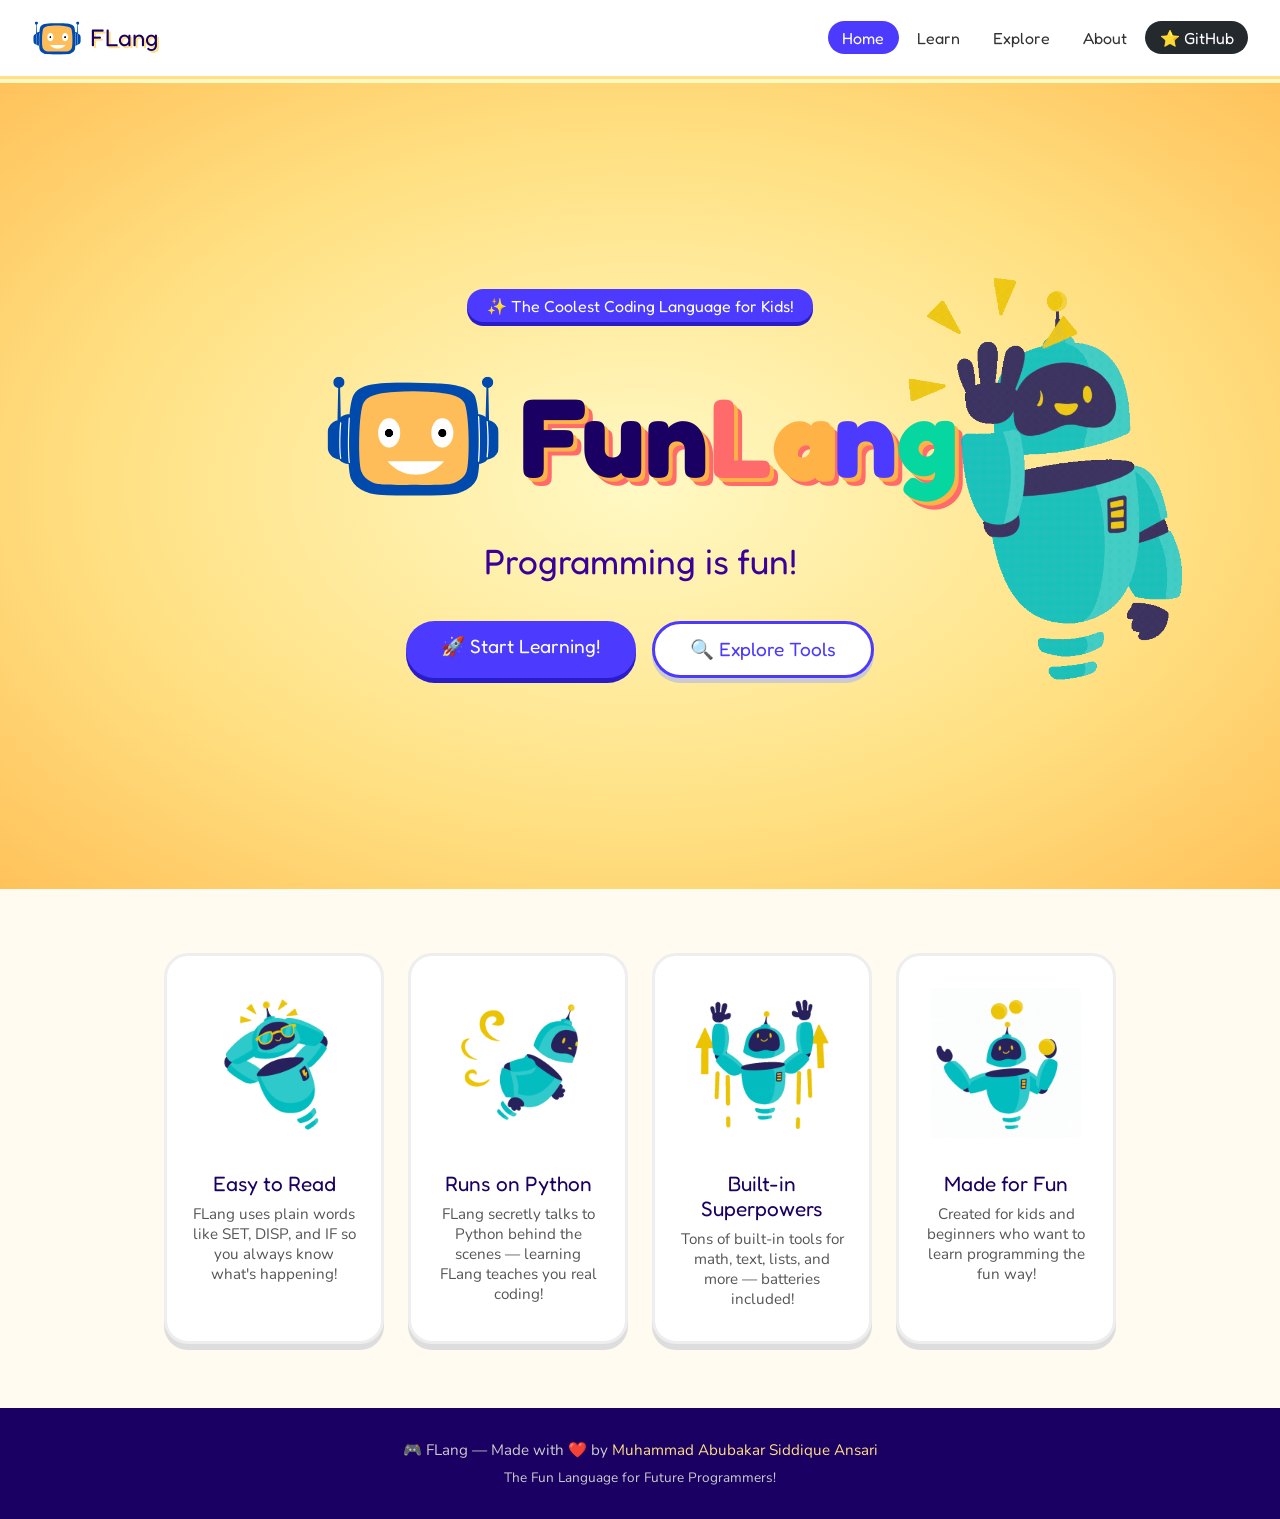
<file: docs/index.html>
<!DOCTYPE html>
<html lang="en">

<head>
  <meta charset="UTF-8" />
  <meta name="viewport" content="width=device-width, initial-scale=1.0" />
  <title>FLang - The Fun Language!</title>
  <link rel="icon" href="Logo.svg" type="image/svg+xml" />
  <link href="https://fonts.googleapis.com/css2?family=Fredoka+One&family=Nunito:wght@400;600;700;800&display=swap"
    rel="stylesheet">
  <link rel="stylesheet" href="shared.css" />
  <style>
    .hero {
      min-height: 90vh;
      display: flex;
      flex-direction: column;
      align-items: center;
      justify-content: center;
      text-align: center;
      padding: 2rem;
      position: relative;
      overflow: hidden;
    }

    .hero::before {
      content: '';
      position: absolute;
      top: -50%;
      left: -50%;
      width: 200%;
      height: 200%;
      background: radial-gradient(ellipse at center, #fff9c4 0%, #ffe082 30%, #ffb347 60%, #ff6b6b 100%);
      animation: bgSpin 20s linear infinite;
      z-index: -1;
    }

    .hero-badge {
      background: #4c3bff;
      color: #fff;
      font-family: 'Fredoka One', cursive;
      font-size: 1rem;
      padding: 0.4rem 1.2rem;
      border-radius: 999px;
      margin-bottom: 1.5rem;
      display: inline-block;
      box-shadow: 0 4px 0 #2b1cc9;
      animation: bounce 1.5s ease-in-out infinite;
    }

    @keyframes bounce {

      0%,
      100% {
        transform: translateY(0);
      }

      50% {
        transform: translateY(-8px);
      }
    }

    .hero h1 {
      font-family: 'Fredoka One', cursive;
      font-size: clamp(3rem, 10vw, 7rem);
      color: #1a0062;
      line-height: 1;
      margin-bottom: 0.5rem;
      text-shadow: 4px 4px 0 #ffb347, 8px 8px 0 #ff6b6b;
      animation: popIn 0.8s cubic-bezier(0.175, 0.885, 0.32, 1.275) both;
    }

    @keyframes popIn {
      from {
        transform: scale(0.3) rotate(-10deg);
        opacity: 0;
      }

      to {
        transform: scale(1) rotate(0deg);
        opacity: 1;
      }
    }

    .hero-sub {
      font-family: 'Fredoka One', cursive;
      font-size: clamp(1.3rem, 4vw, 2.2rem);
      color: #3b0099;
      margin-bottom: 2rem;
      animation: fadeUp 0.8s 0.3s both;
    }

    .hero-desc {
      font-size: 1.15rem;
      color: #5c3d00;
      max-width: 560px;
      margin: 0 auto 2.5rem;
      background: rgba(255, 255, 255, 0.6);
      border-radius: 1rem;
      padding: 1rem 1.5rem;
      animation: fadeUp 0.8s 0.5s both;
    }

    @keyframes fadeUp {
      from {
        transform: translateY(30px);
        opacity: 0;
      }

      to {
        transform: translateY(0);
        opacity: 1;
      }
    }

    .hero-buttons {
      display: flex;
      gap: 1rem;
      flex-wrap: wrap;
      justify-content: center;
      animation: fadeUp 0.8s 0.7s both;
    }

    .btn-primary {
      background: #4c3bff;
      color: #fff;
      font-family: 'Fredoka One', cursive;
      font-size: 1.2rem;
      padding: 0.85rem 2.2rem;
      border-radius: 999px;
      border: none;
      cursor: pointer;
      text-decoration: none;
      box-shadow: 0 5px 0 #2b1cc9;
      transition: transform 0.1s, box-shadow 0.1s;
      display: inline-block;
    }

    .btn-primary:hover {
      transform: translateY(-3px);
      box-shadow: 0 8px 0 #2b1cc9;
    }

    .btn-primary:active {
      transform: translateY(2px);
      box-shadow: 0 2px 0 #2b1cc9;
    }

    .btn-secondary {
      background: #fff;
      color: #4c3bff;
      font-family: 'Fredoka One', cursive;
      font-size: 1.2rem;
      padding: 0.85rem 2.2rem;
      border-radius: 999px;
      border: 3px solid #4c3bff;
      cursor: pointer;
      text-decoration: none;
      box-shadow: 0 5px 0 #ccc;
      transition: transform 0.1s, box-shadow 0.1s;
      display: inline-block;
    }

    .btn-secondary:hover {
      transform: translateY(-3px);
      box-shadow: 0 8px 0 #ccc;
    }

    .btn-secondary:active {
      transform: translateY(2px);
      box-shadow: 0 2px 0 #ccc;
    }

    .floaties {
      position: fixed;
      top: 0;
      left: 0;
      width: 100%;
      height: 100%;
      pointer-events: none;
      z-index: 0;
      overflow: hidden;
    }

    .floatie {
      position: absolute;
      font-size: 2.5rem;
      animation: floatUp linear infinite;
      opacity: 0.7;
    }

    @keyframes floatUp {
      0% {
        transform: translateY(110vh) rotate(0deg);
        opacity: 0.7;
      }

      100% {
        transform: translateY(-10vh) rotate(360deg);
        opacity: 0;
      }
    }

    .features {
      display: grid;
      grid-template-columns: repeat(auto-fit, minmax(220px, 1fr));
      gap: 1.5rem;
      max-width: 1000px;
      margin: 4rem auto;
      padding: 0 1.5rem;
    }

    .feature-card {
      background: #fff;
      border-radius: 1.5rem;
      padding: 2rem 1.5rem;
      text-align: center;
      box-shadow: 0 6px 0 #ddd;
      border: 3px solid #eee;
      transition: transform 0.2s, box-shadow 0.2s;
    }

    .feature-card:hover {
      transform: translateY(-5px) rotate(-1deg);
      box-shadow: 0 12px 0 #ddd;
    }

    .feature-icon {
      font-size: 3rem;
      margin-bottom: 1rem;
    }

    .feature-title {
      font-family: 'Fredoka One', cursive;
      font-size: 1.3rem;
      color: #1a0062;
      margin-bottom: 0.5rem;
    }

    .feature-desc {
      font-size: 0.95rem;
      color: #555;
    }

    .code-preview {
      background: #1a0062;
      border-radius: 1.5rem;
      padding: 2rem;
      max-width: 600px;
      margin: 0 auto 4rem;
      box-shadow: 0 8px 0 #0d003a;
      text-align: left;
      position: relative;
      overflow: hidden;
    }

    .code-preview::before {
      content: '● ● ●';
      color: #ff6b6b;
      font-size: 0.8rem;
      letter-spacing: 0.3rem;
      display: block;
      margin-bottom: 1rem;
    }

    .code-preview pre {
      margin: 0;
      font-family: 'Courier New', monospace;
      font-size: 1rem;
      color: #a5f3fc;
      line-height: 1.7;
    }

    .code-preview .kw {
      color: #f472b6;
      font-weight: bold;
    }

    .code-preview .str {
      color: #86efac;
    }

    .code-preview .num {
      color: #fbbf24;
    }

    .code-preview .cmt {
      color: #94a3b8;
    }

    .code-section-title {
      font-family: 'Fredoka One', cursive;
      font-size: 2rem;
      text-align: center;
      color: #1a0062;
      margin: 3rem 0 1rem;
    }
  </style>
</head>

<body>
  <div class="floaties" id="floaties"></div>
  <nav class="navbar">
    <a href="index.html" class="nav-logo"
      style="display: flex; align-items: center; gap: 0.5rem; text-decoration: none; color: #1a0062;">
      <img src="Logo.svg" alt="FLang Logo" style="height: 50px; width: auto;">
      <span style="font-family: 'Fredoka One', cursive; font-size: 1.5rem;">FLang</span>
    </a>
    <div class="nav-links">
      <a href="index.html" class="nav-link active">Home</a>
      <a href="learn.html" class="nav-link">Learn</a>
      <a href="explore.html" class="nav-link">Explore</a>
      <a href="about.html" class="nav-link">About</a>
      <a href="https://github.com/Ansari-Codes/funlang" target="_blank" class="nav-link github-link">⭐ GitHub</a>
    </div>
    <button class="hamburger" id="hamburger" aria-label="Menu">☰</button>
  </nav>
  <div class="mobile-menu" id="mobileMenu">
    <a href="index.html" class="nav-link active">Home</a>
    <a href="learn.html" class="nav-link">Learn</a>
    <a href="explore.html" class="nav-link">Explore</a>
    <a href="about.html" class="nav-link">About</a>
    <a href="https://github.com/Ansari-Codes/funlang" target="_blank" class="nav-link">⭐ GitHub</a>
  </div>

  <main>
    <section class="hero">
      <style>
        /* Responsive behavior for the hero image */
        @media (max-width: 768px) {
          .hero-gif {
            width: 80px !important;
            max-width: none !important;
          }

          .hero-title-container h1 {
            font-size: 3.5rem;
            /* Adjust text size for mobile to fit logo */
          }
        }
      </style>

      <div class="hero-badge">✨ The Coolest Coding Language for Kids!</div>

      <!-- Container to align logo and text side by side -->
      <div class="hero-title-container"
        style="display: flex; align-items: center; justify-content: center; gap: 1rem; margin-bottom: 0.5rem;">
        <img class="hero-gif" src="Logo.svg" alt="logo" style="width: 35vw; max-width: 180px; height: auto;">
        <h1 style="margin-bottom: 0;">Fun<span style="color:#ff6b6b;">L</span><span style="color:#ffb347;">a</span><span
            style="color:#4c3bff;">n</span><span style="color:#06d6a0;">g</span></h1>
      </div>

      <div class="hero-badge hero-sub"
        style="background: transparent; color: #3b0099; box-shadow: none; font-size: clamp(1.3rem, 4vw, 2.2rem);">
        Programming is fun!</div>

      <div class="hero-buttons">
        <a href="learn.html" class="btn-primary">🚀 Start Learning!</a>
        <a href="explore.html" class="btn-secondary">🔍 Explore Tools</a>
      </div>

      <img class="hero-gif-2" src="hi.gif" alt="Hi"
        style="position: absolute; right: 2rem; top: 50%; transform: translateY(-50%); width: 35vw; max-width: 450px; height: auto; z-index: 10; pointer-events: none; opacity: 0.9;">
    </section>
    <div class="features">
      <div class="feature-card">
        <div class="feature-icon"><img src="relax.gif" alt="Easy to Read" style="width: 150px; height: auto;"></div>
        <div class="feature-title">Easy to Read</div>
        <div class="feature-desc">FLang uses plain words like SET, DISP, and IF so you always know what's happening!
        </div>
      </div>
      <div class="feature-card">
        <div class="feature-icon"><img src="run.gif" alt="Runs on Python" style="width: 150px; height: auto;"></div>
        <div class="feature-title">Runs on Python</div>
        <div class="feature-desc">FLang secretly talks to Python behind the scenes — learning FLang teaches you real
          coding!</div>
      </div>
      <div class="feature-card">
        <div class="feature-icon"><img src="flying.gif" alt="Built-in Superpowers" style="width: 150px; height: auto;">
        </div>
        <div class="feature-title">Built-in Superpowers</div>
        <div class="feature-desc">Tons of built-in tools for math, text, lists, and more — batteries included!</div>
      </div>
      <div class="feature-card">
        <div class="feature-icon"><img src="fun.gif" alt="Made for Fun" style="width: 150px; height: auto;"></div>
        <div class="feature-title">Made for Fun</div>
        <div class="feature-desc">Created for kids and beginners who want to learn programming the fun way!</div>
      </div>
    </div>
    </div>
  </main>

  <footer class="footer">
    <p>🎮 FLang — Made with ❤️ by <a href="about.html">Muhammad Abubakar Siddique Ansari</a></p>
    <p style="margin-top: 0.5rem; font-size: 0.85rem;">The Fun Language for Future Programmers!</p>
  </footer>

  <script>
    const emojis = ['🌟', '🚀', '🎮', '⭐', '🦄', '🌈', '🎉', '🍭', '💡', '🔥', '🎈', '🧩'];
    const floaties = document.getElementById('floaties');
    for (let i = 0; i < 18; i++) {
      const el = document.createElement('div');
      el.className = 'floatie';
      el.textContent = emojis[Math.floor(Math.random() * emojis.length)];
      el.style.left = Math.random() * 100 + 'vw';
      el.style.animationDuration = (8 + Math.random() * 12) + 's';
      el.style.animationDelay = (Math.random() * 10) + 's';
      el.style.fontSize = (1.5 + Math.random() * 2) + 'rem';
      floaties.appendChild(el);
    }
    document.getElementById('hamburger').addEventListener('click', () => {
      document.getElementById('mobileMenu').classList.toggle('open');
    });
  </script>
</body>

</html>
</file>
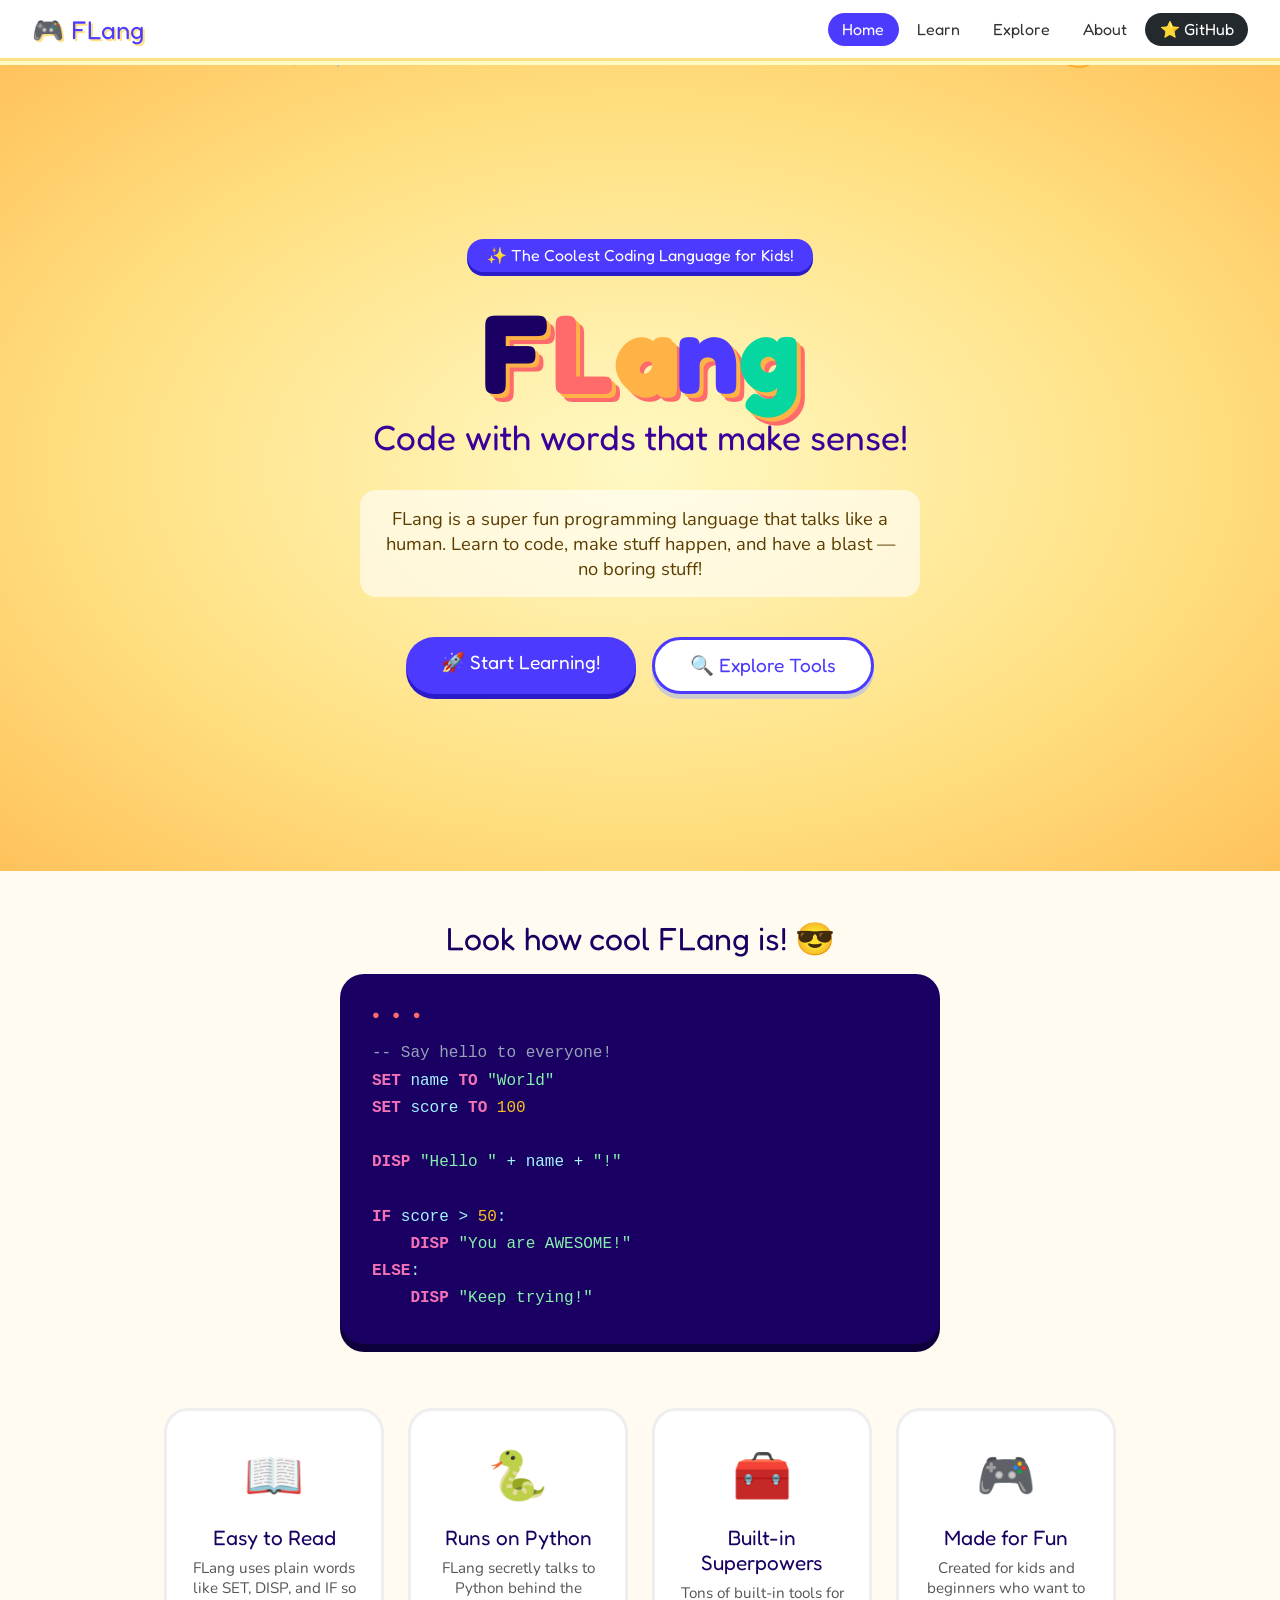
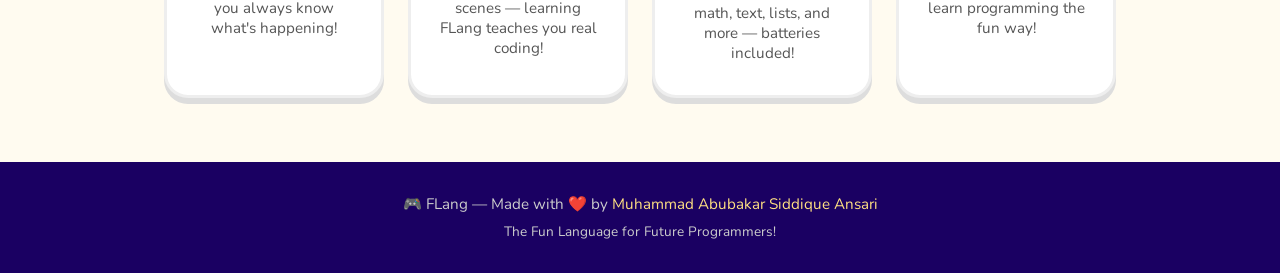
<file: website/index.html>
<!DOCTYPE html>
<html lang="en">
<head>
  <meta charset="UTF-8" />
  <meta name="viewport" content="width=device-width, initial-scale=1.0" />
  <title>FLang - The Fun Language!</title>
  <link rel="icon" href="/favicon.svg" type="image/svg+xml" />
  <link href="https://fonts.googleapis.com/css2?family=Fredoka+One&family=Nunito:wght@400;600;700;800&display=swap" rel="stylesheet">
  <link rel="stylesheet" href="shared.css" />
  <style>
    .hero {
      min-height: 90vh;
      display: flex;
      flex-direction: column;
      align-items: center;
      justify-content: center;
      text-align: center;
      padding: 2rem;
      position: relative;
      overflow: hidden;
    }
    .hero::before {
      content: '';
      position: absolute;
      top: -50%;
      left: -50%;
      width: 200%;
      height: 200%;
      background: radial-gradient(ellipse at center, #fff9c4 0%, #ffe082 30%, #ffb347 60%, #ff6b6b 100%);
      animation: bgSpin 20s linear infinite;
      z-index: -1;
    }
    @keyframes bgSpin {
      from { transform: rotate(0deg); }
      to { transform: rotate(360deg); }
    }
    .hero-badge {
      background: #4c3bff;
      color: #fff;
      font-family: 'Fredoka One', cursive;
      font-size: 1rem;
      padding: 0.4rem 1.2rem;
      border-radius: 999px;
      margin-bottom: 1.5rem;
      display: inline-block;
      box-shadow: 0 4px 0 #2b1cc9;
      animation: bounce 1.5s ease-in-out infinite;
    }
    @keyframes bounce {
      0%, 100% { transform: translateY(0); }
      50% { transform: translateY(-8px); }
    }
    .hero h1 {
      font-family: 'Fredoka One', cursive;
      font-size: clamp(3rem, 10vw, 7rem);
      color: #1a0062;
      line-height: 1;
      margin-bottom: 0.5rem;
      text-shadow: 4px 4px 0 #ffb347, 8px 8px 0 #ff6b6b;
      animation: popIn 0.8s cubic-bezier(0.175, 0.885, 0.32, 1.275) both;
    }
    @keyframes popIn {
      from { transform: scale(0.3) rotate(-10deg); opacity: 0; }
      to { transform: scale(1) rotate(0deg); opacity: 1; }
    }
    .hero-sub {
      font-family: 'Fredoka One', cursive;
      font-size: clamp(1.3rem, 4vw, 2.2rem);
      color: #3b0099;
      margin-bottom: 2rem;
      animation: fadeUp 0.8s 0.3s both;
    }
    .hero-desc {
      font-size: 1.15rem;
      color: #5c3d00;
      max-width: 560px;
      margin: 0 auto 2.5rem;
      background: rgba(255,255,255,0.6);
      border-radius: 1rem;
      padding: 1rem 1.5rem;
      animation: fadeUp 0.8s 0.5s both;
    }
    @keyframes fadeUp {
      from { transform: translateY(30px); opacity: 0; }
      to { transform: translateY(0); opacity: 1; }
    }
    .hero-buttons {
      display: flex;
      gap: 1rem;
      flex-wrap: wrap;
      justify-content: center;
      animation: fadeUp 0.8s 0.7s both;
    }
    .btn-primary {
      background: #4c3bff;
      color: #fff;
      font-family: 'Fredoka One', cursive;
      font-size: 1.2rem;
      padding: 0.85rem 2.2rem;
      border-radius: 999px;
      border: none;
      cursor: pointer;
      text-decoration: none;
      box-shadow: 0 5px 0 #2b1cc9;
      transition: transform 0.1s, box-shadow 0.1s;
      display: inline-block;
    }
    .btn-primary:hover { transform: translateY(-3px); box-shadow: 0 8px 0 #2b1cc9; }
    .btn-primary:active { transform: translateY(2px); box-shadow: 0 2px 0 #2b1cc9; }
    .btn-secondary {
      background: #fff;
      color: #4c3bff;
      font-family: 'Fredoka One', cursive;
      font-size: 1.2rem;
      padding: 0.85rem 2.2rem;
      border-radius: 999px;
      border: 3px solid #4c3bff;
      cursor: pointer;
      text-decoration: none;
      box-shadow: 0 5px 0 #ccc;
      transition: transform 0.1s, box-shadow 0.1s;
      display: inline-block;
    }
    .btn-secondary:hover { transform: translateY(-3px); box-shadow: 0 8px 0 #ccc; }
    .btn-secondary:active { transform: translateY(2px); box-shadow: 0 2px 0 #ccc; }
    .floaties {
      position: fixed;
      top: 0; left: 0; width: 100%; height: 100%;
      pointer-events: none;
      z-index: 0;
      overflow: hidden;
    }
    .floatie {
      position: absolute;
      font-size: 2.5rem;
      animation: floatUp linear infinite;
      opacity: 0.7;
    }
    @keyframes floatUp {
      0% { transform: translateY(110vh) rotate(0deg); opacity: 0.7; }
      100% { transform: translateY(-10vh) rotate(360deg); opacity: 0; }
    }
    .features {
      display: grid;
      grid-template-columns: repeat(auto-fit, minmax(220px, 1fr));
      gap: 1.5rem;
      max-width: 1000px;
      margin: 4rem auto;
      padding: 0 1.5rem;
    }
    .feature-card {
      background: #fff;
      border-radius: 1.5rem;
      padding: 2rem 1.5rem;
      text-align: center;
      box-shadow: 0 6px 0 #ddd;
      border: 3px solid #eee;
      transition: transform 0.2s, box-shadow 0.2s;
    }
    .feature-card:hover { transform: translateY(-5px) rotate(-1deg); box-shadow: 0 12px 0 #ddd; }
    .feature-icon { font-size: 3rem; margin-bottom: 1rem; }
    .feature-title {
      font-family: 'Fredoka One', cursive;
      font-size: 1.3rem;
      color: #1a0062;
      margin-bottom: 0.5rem;
    }
    .feature-desc { font-size: 0.95rem; color: #555; }
    .code-preview {
      background: #1a0062;
      border-radius: 1.5rem;
      padding: 2rem;
      max-width: 600px;
      margin: 0 auto 4rem;
      box-shadow: 0 8px 0 #0d003a;
      text-align: left;
      position: relative;
      overflow: hidden;
    }
    .code-preview::before {
      content: '● ● ●';
      color: #ff6b6b;
      font-size: 0.8rem;
      letter-spacing: 0.3rem;
      display: block;
      margin-bottom: 1rem;
    }
    .code-preview pre {
      margin: 0;
      font-family: 'Courier New', monospace;
      font-size: 1rem;
      color: #a5f3fc;
      line-height: 1.7;
    }
    .code-preview .kw { color: #f472b6; font-weight: bold; }
    .code-preview .str { color: #86efac; }
    .code-preview .num { color: #fbbf24; }
    .code-preview .cmt { color: #94a3b8; }
    .code-section-title {
      font-family: 'Fredoka One', cursive;
      font-size: 2rem;
      text-align: center;
      color: #1a0062;
      margin: 3rem 0 1rem;
    }
  </style>
</head>
<body>
  <div class="floaties" id="floaties"></div>
  <nav class="navbar">
    <a href="/" class="nav-logo">🎮 FLang</a>
    <div class="nav-links">
      <a href="/" class="nav-link active">Home</a>
      <a href="/learn.html" class="nav-link">Learn</a>
      <a href="/explore.html" class="nav-link">Explore</a>
      <a href="/about.html" class="nav-link">About</a>
      <a href="https://github.com/Ansari-Codes/funlang" target="_blank" class="nav-link github-link">⭐ GitHub</a>
    </div>
    <button class="hamburger" id="hamburger" aria-label="Menu">☰</button>
  </nav>
  <div class="mobile-menu" id="mobileMenu">
    <a href="/" class="nav-link active">Home</a>
    <a href="/learn.html" class="nav-link">Learn</a>
    <a href="/explore.html" class="nav-link">Explore</a>
    <a href="/about.html" class="nav-link">About</a>
    <a href="https://github.com/Ansari-Codes/funlang" target="_blank" class="nav-link">⭐ GitHub</a>
  </div>

  <main>
    <section class="hero">
      <div class="hero-badge">✨ The Coolest Coding Language for Kids!</div>
      <h1>F<span style="color:#ff6b6b;">L</span><span style="color:#ffb347;">a</span><span style="color:#4c3bff;">n</span><span style="color:#06d6a0;">g</span></h1>
      <p class="hero-sub">Code with words that make sense!</p>
      <p class="hero-desc">FLang is a super fun programming language that talks like a human. Learn to code, make stuff happen, and have a blast — no boring stuff!</p>
      <div class="hero-buttons">
        <a href="/learn.html" class="btn-primary">🚀 Start Learning!</a>
        <a href="/explore.html" class="btn-secondary">🔍 Explore Tools</a>
      </div>
    </section>

    <p class="code-section-title">Look how cool FLang is! 😎</p>
    <div class="code-preview" style="padding: 2rem; max-width: 600px; margin: 0 auto 2rem;">
      <pre><span class="cmt">-- Say hello to everyone!</span>
<span class="kw">SET</span> name <span class="kw">TO</span> <span class="str">"World"</span>
<span class="kw">SET</span> score <span class="kw">TO</span> <span class="num">100</span>

<span class="kw">DISP</span> <span class="str">"Hello "</span> + name + <span class="str">"!"</span>

<span class="kw">IF</span> score > <span class="num">50</span>:
    <span class="kw">DISP</span> <span class="str">"You are AWESOME!"</span>
<span class="kw">ELSE</span>:
    <span class="kw">DISP</span> <span class="str">"Keep trying!"</span></pre>
    </div>

    <div class="features">
      <div class="feature-card">
        <div class="feature-icon">📖</div>
        <div class="feature-title">Easy to Read</div>
        <div class="feature-desc">FLang uses plain words like SET, DISP, and IF so you always know what's happening!</div>
      </div>
      <div class="feature-card">
        <div class="feature-icon">🐍</div>
        <div class="feature-title">Runs on Python</div>
        <div class="feature-desc">FLang secretly talks to Python behind the scenes — learning FLang teaches you real coding!</div>
      </div>
      <div class="feature-card">
        <div class="feature-icon">🧰</div>
        <div class="feature-title">Built-in Superpowers</div>
        <div class="feature-desc">Tons of built-in tools for math, text, lists, and more — batteries included!</div>
      </div>
      <div class="feature-card">
        <div class="feature-icon">🎮</div>
        <div class="feature-title">Made for Fun</div>
        <div class="feature-desc">Created for kids and beginners who want to learn programming the fun way!</div>
      </div>
    </div>
  </main>

  <footer class="footer">
    <p>🎮 FLang — Made with ❤️ by <a href="/about.html">Muhammad Abubakar Siddique Ansari</a></p>
    <p style="margin-top: 0.5rem; font-size: 0.85rem;">The Fun Language for Future Programmers!</p>
  </footer>

  <script>
    const emojis = ['🌟', '🚀', '🎮', '⭐', '🦄', '🌈', '🎉', '🍭', '💡', '🔥', '🎈', '🧩'];
    const floaties = document.getElementById('floaties');
    for (let i = 0; i < 18; i++) {
      const el = document.createElement('div');
      el.className = 'floatie';
      el.textContent = emojis[Math.floor(Math.random() * emojis.length)];
      el.style.left = Math.random() * 100 + 'vw';
      el.style.animationDuration = (8 + Math.random() * 12) + 's';
      el.style.animationDelay = (Math.random() * 10) + 's';
      el.style.fontSize = (1.5 + Math.random() * 2) + 'rem';
      floaties.appendChild(el);
    }
    document.getElementById('hamburger').addEventListener('click', () => {
      document.getElementById('mobileMenu').classList.toggle('open');
    });
  </script>
</body>
</html>
</file>
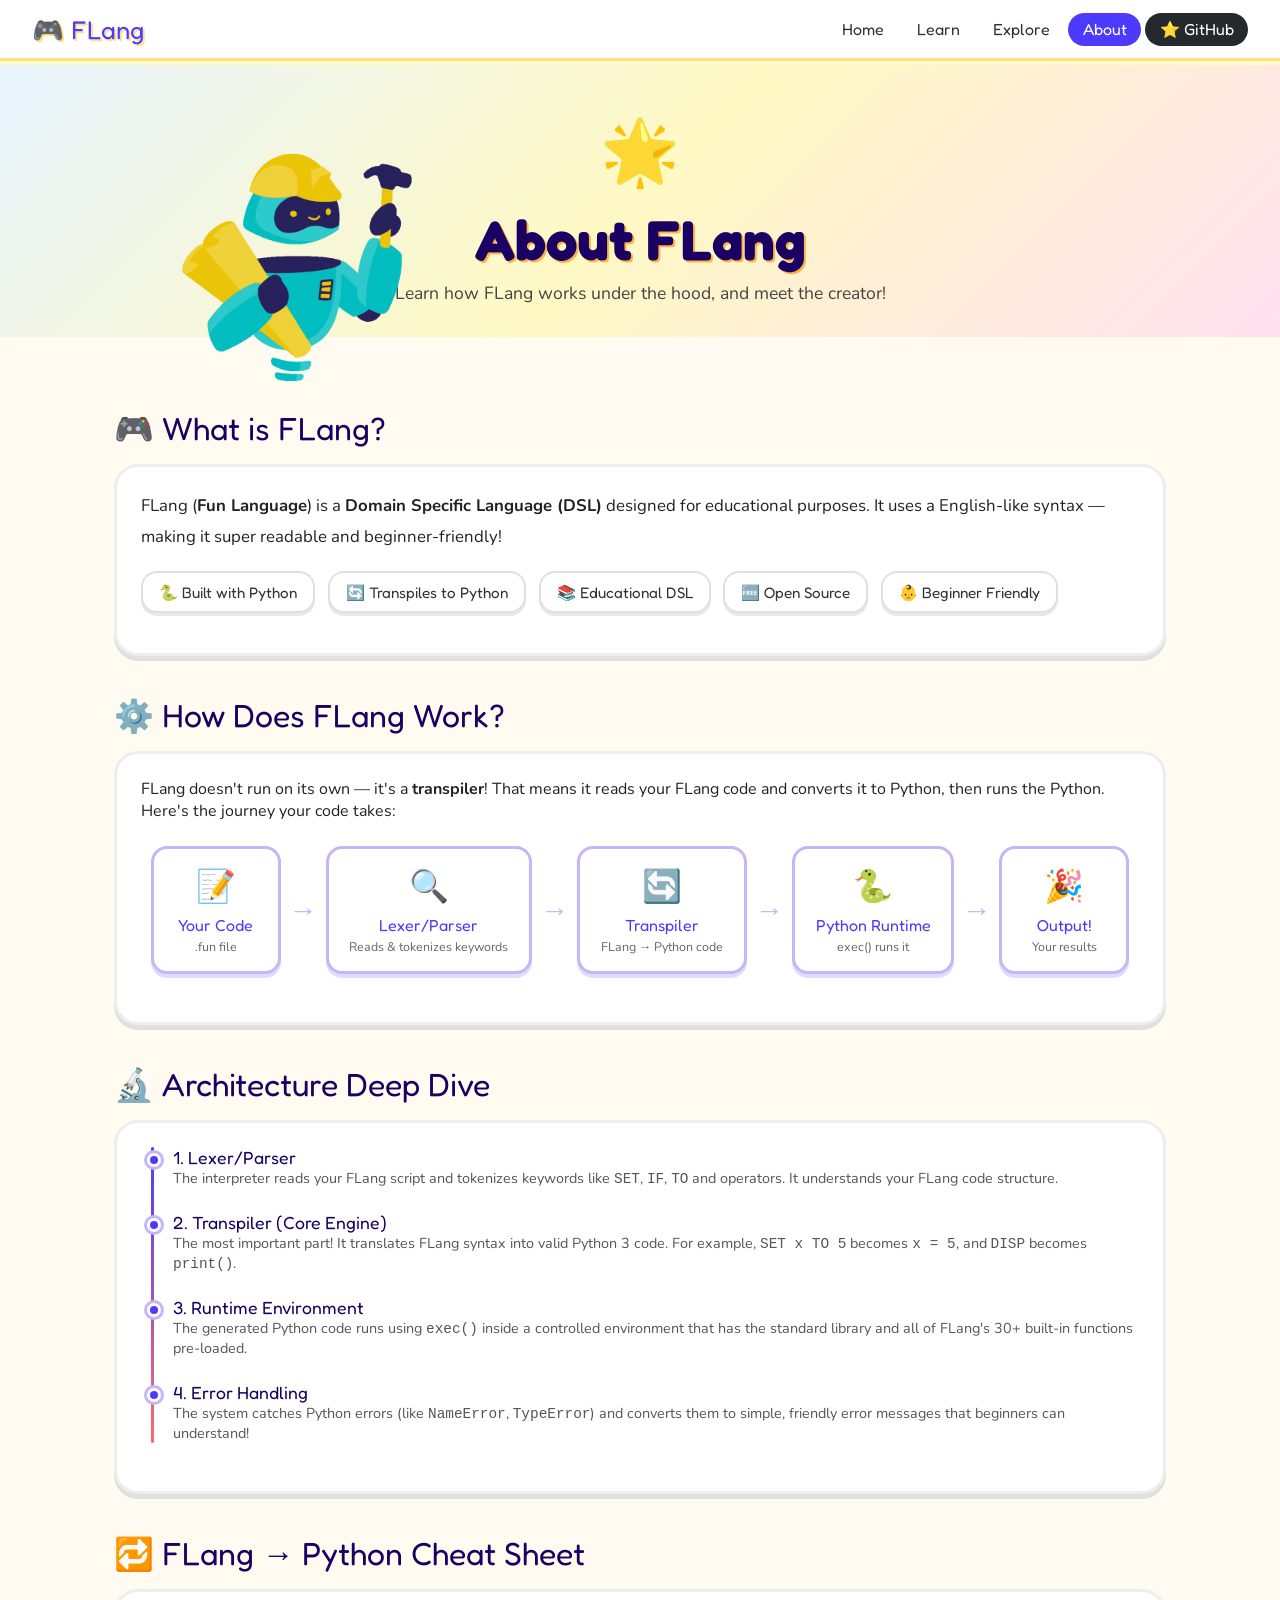
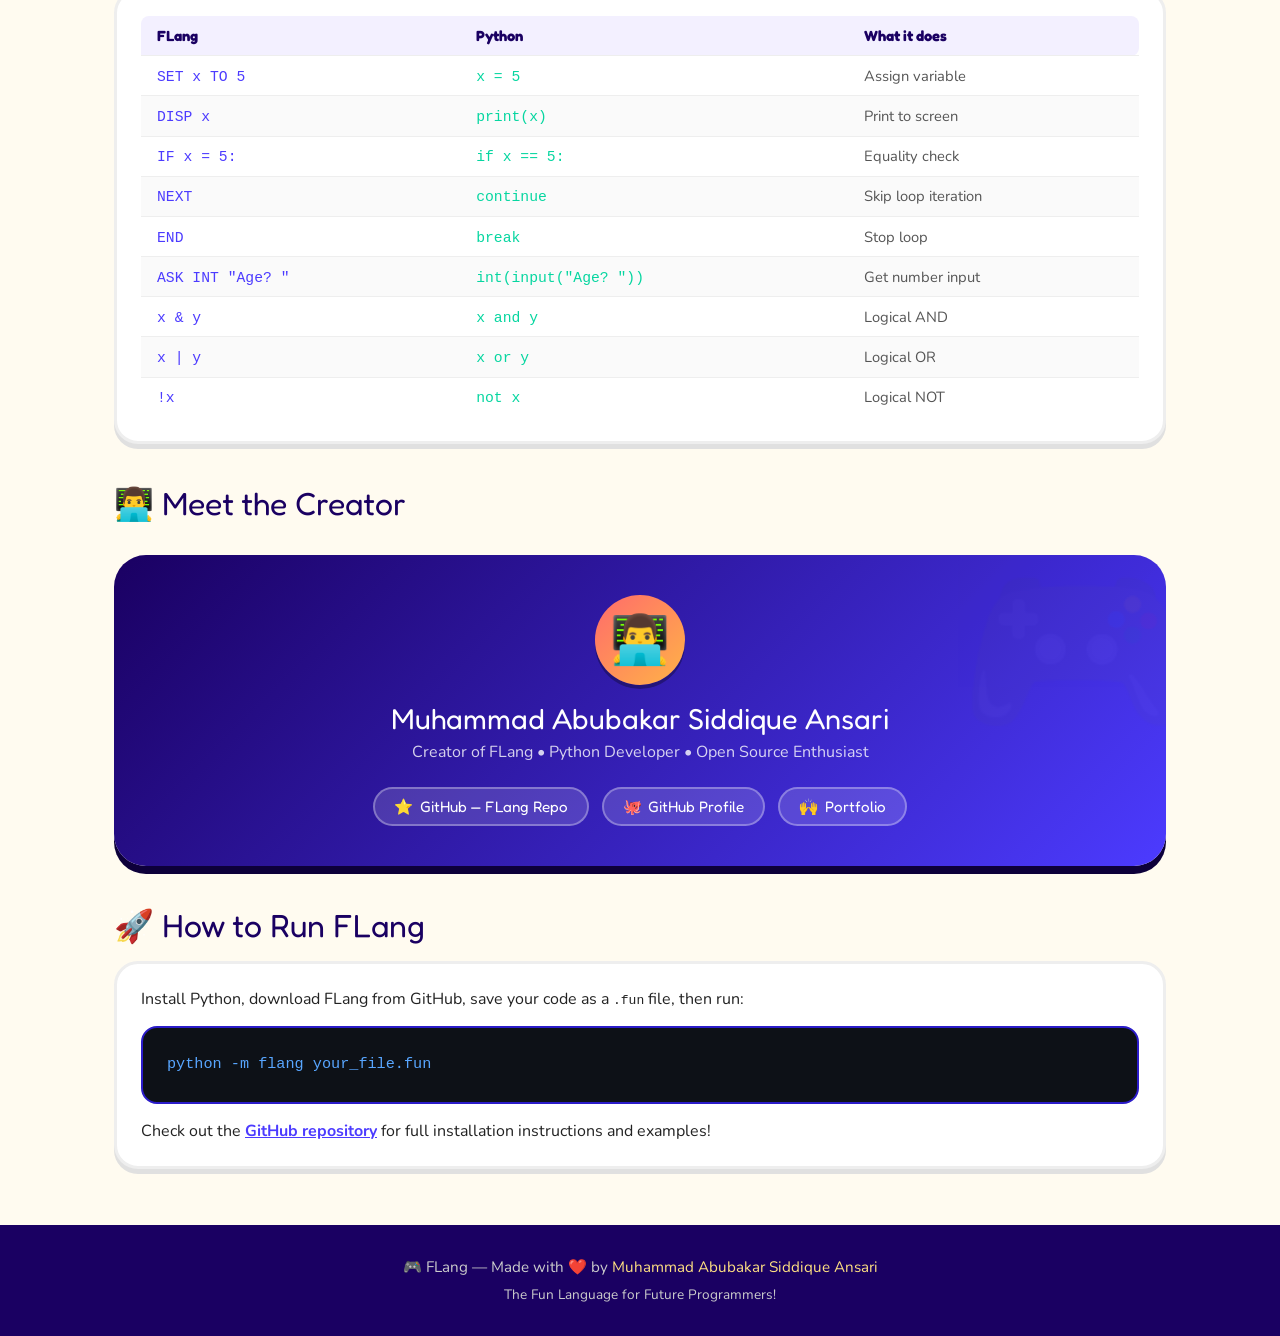
<file: docs/about.html>
<!DOCTYPE html>
<html lang="en">
<head>
  <meta charset="UTF-8" />
  <meta name="viewport" content="width=device-width, initial-scale=1.0" />
  <title>About FLang - The Fun Language!</title>
  <link rel="icon" href="Logo.svg" type="image/svg+xml" />
  <link href="https://fonts.googleapis.com/css2?family=Fredoka+One&family=Nunito:wght@400;600;700;800&display=swap" rel="stylesheet">
  <link rel="stylesheet" href="shared.css" />
  <style>
    .arch-flow {
      display: flex;
      flex-wrap: wrap;
      align-items: center;
      gap: 0.5rem;
      margin: 1.5rem 0;
      justify-content: center;
    }
    .arch-step {
      background: #fff;
      border: 3px solid #c4b5fd;
      border-radius: 1rem;
      padding: 1rem 1.3rem;
      text-align: center;
      min-width: 130px;
      box-shadow: 0 4px 0 #e0dcff;
      transition: transform 0.2s;
    }
    .arch-step:hover { transform: translateY(-4px); }
    .arch-step-icon { font-size: 2rem; display: block; margin-bottom: 0.4rem; }
    .arch-step-name {
      font-family: 'Fredoka One', cursive;
      color: #4c3bff;
      font-size: 1rem;
    }
    .arch-step-desc { font-size: 0.78rem; color: #666; margin-top: 0.2rem; }
    .arch-arrow {
      font-size: 1.8rem;
      color: #c4b5fd;
    }
    @media (max-width: 550px) { .arch-arrow { transform: rotate(90deg); } }
    .creator-card {
      background: linear-gradient(135deg, #1a0062, #4c3bff);
      border-radius: 2rem;
      padding: 2.5rem 2rem;
      color: #fff;
      text-align: center;
      margin: 2rem 0;
      box-shadow: 0 8px 0 #0d003a;
      position: relative;
      overflow: hidden;
    }
    .creator-card::before {
      content: '🎮';
      position: absolute;
      font-size: 12rem;
      opacity: 0.05;
      top: -2rem;
      right: -2rem;
    }
    .creator-avatar {
      width: 90px;
      height: 90px;
      border-radius: 50%;
      background: linear-gradient(135deg, #ff6b6b, #ffb347);
      display: flex;
      align-items: center;
      justify-content: center;
      font-size: 3rem;
      margin: 0 auto 1rem;
      box-shadow: 0 4px 0 rgba(0,0,0,0.3);
    }
    .creator-name {
      font-family: 'Fredoka One', cursive;
      font-size: 1.8rem;
      margin-bottom: 0.3rem;
    }
    .creator-title {
      font-size: 1rem;
      opacity: 0.8;
      margin-bottom: 1.5rem;
    }
    .social-links {
      display: flex;
      flex-wrap: wrap;
      gap: 0.8rem;
      justify-content: center;
    }
    .social-link {
      background: rgba(255,255,255,0.15);
      color: #fff;
      text-decoration: none;
      font-family: 'Fredoka One', cursive;
      font-size: 0.95rem;
      padding: 0.5rem 1.2rem;
      border-radius: 999px;
      border: 2px solid rgba(255,255,255,0.3);
      transition: background 0.15s, transform 0.15s;
      display: flex;
      align-items: center;
      gap: 0.4rem;
    }
    .social-link:hover { background: rgba(255,255,255,0.3); transform: translateY(-2px); }
    .portfolio-input-wrap {
      display: flex;
      gap: 0.8rem;
      flex-wrap: wrap;
      margin-top: 1rem;
    }
    .portfolio-input {
      flex: 1;
      min-width: 200px;
      padding: 0.6rem 1rem;
      border-radius: 999px;
      border: 2px solid rgba(255,255,255,0.4);
      background: rgba(255,255,255,0.15);
      color: #fff;
      font-family: 'Nunito', sans-serif;
      font-size: 0.9rem;
      outline: none;
    }
    .portfolio-input::placeholder { color: rgba(255,255,255,0.6); }
    .portfolio-input:focus { border-color: #ffe082; }
    .portfolio-add-btn {
      background: #ffe082;
      color: #1a0062;
      font-family: 'Fredoka One', cursive;
      font-size: 0.95rem;
      padding: 0.6rem 1.2rem;
      border-radius: 999px;
      border: none;
      cursor: pointer;
      transition: transform 0.1s;
    }
    .portfolio-add-btn:hover { transform: scale(1.05); }
    .tech-row {
      display: flex;
      flex-wrap: wrap;
      gap: 0.8rem;
      margin: 1rem 0;
    }
    .tech-badge {
      background: #fff;
      border: 2px solid #e0e0e0;
      border-radius: 1rem;
      padding: 0.6rem 1rem;
      display: flex;
      align-items: center;
      gap: 0.5rem;
      font-family: 'Fredoka One', cursive;
      font-size: 0.95rem;
      color: #333;
      box-shadow: 0 3px 0 #e8e8e8;
      transition: transform 0.2s;
    }
    .tech-badge:hover { transform: translateY(-3px); }
    .timeline {
      position: relative;
      padding-left: 2rem;
    }
    .timeline::before {
      content: '';
      position: absolute;
      left: 0.65rem;
      top: 0;
      bottom: 0;
      width: 3px;
      background: linear-gradient(to bottom, #4c3bff, #ff6b6b);
      border-radius: 999px;
    }
    .timeline-item {
      position: relative;
      margin-bottom: 1.5rem;
    }
    .timeline-item::before {
      content: '';
      position: absolute;
      left: -1.65rem;
      top: 0.4rem;
      width: 14px;
      height: 14px;
      background: #4c3bff;
      border: 3px solid #fff;
      border-radius: 50%;
      box-shadow: 0 0 0 3px #c4b5fd;
    }
    .timeline-title {
      font-family: 'Fredoka One', cursive;
      font-size: 1.1rem;
      color: #1a0062;
    }
    .timeline-desc { font-size: 0.9rem; color: #555; }
  </style>
</head>
<body>
  <nav class="navbar">
    <a href="index.html" class="nav-logo">🎮 FLang</a>
    <div class="nav-links">
      <a href="index.html" class="nav-link">Home</a>
      <a href="learn.html" class="nav-link">Learn</a>
      <a href="explore.html" class="nav-link">Explore</a>
      <a href="about.html" class="nav-link active">About</a>
      <a href="https://github.com/Ansari-Codes/funlang" target="_blank" class="nav-link github-link">⭐ GitHub</a>
    </div>
    <button class="hamburger" id="hamburger">☰</button>
  </nav>
  <div class="mobile-menu" id="mobileMenu">
    <a href="index.html" class="nav-link">Home</a>
    <a href="learn.html" class="nav-link">Learn</a>
    <a href="explore.html" class="nav-link">Explore</a>
    <a href="about.html" class="nav-link active">About</a>
    <a href="https://github.com/Ansari-Codes/funlang" target="_blank" class="nav-link">⭐ GitHub</a>
  </div>

  <div class="page-hero">
    <style>
      /* Responsive behavior for the hero image */
      @media (max-width: 768px) {
        .hero-gif {
          visibility: hidden;
        }
      }
    </style>
    <img class="hero-gif" src="architecture.gif" alt=" "
      style="position: absolute; left: 10rem; top: 30%; transform: translateY(-50%); width: 35vw; max-width: 300px; height: auto; z-index: 10; pointer-events: none;">
    <span class="page-hero-emoji">🌟</span>
    <h1>About FLang</h1>
    <p>Learn how FLang works under the hood, and meet the creator!</p>
  </div>

  <main class="container">

    <!-- What is FLang -->
    <div class="section-title">🎮 What is FLang?</div>
    <div class="card">
      <p style="font-size:1.05rem; line-height:1.8;">FLang (<strong>Fun Language</strong>) is a <strong>Domain Specific Language (DSL)</strong> designed for educational purposes. It uses a English-like syntax — making it super readable and beginner-friendly!</p>
      <div class="tech-row" style="margin-top:1.2rem;">
        <div class="tech-badge">🐍 Built with Python</div>
        <div class="tech-badge">🔄 Transpiles to Python</div>
        <div class="tech-badge">📚 Educational DSL</div>
        <div class="tech-badge">🆓 Open Source</div>
        <div class="tech-badge">👶 Beginner Friendly</div>
      </div>
    </div>

    <!-- Architecture -->
    <div class="section-title">⚙️ How Does FLang Work?</div>
    <div class="card">
      <p style="margin-bottom: 1rem;">FLang doesn't run on its own — it's a <strong>transpiler</strong>! That means it reads your FLang code and converts it to Python, then runs the Python. Here's the journey your code takes:</p>
      <div class="arch-flow">
        <div class="arch-step">
          <span class="arch-step-icon">📝</span>
          <div class="arch-step-name">Your Code</div>
          <div class="arch-step-desc">.fun file</div>
        </div>
        <div class="arch-arrow">→</div>
        <div class="arch-step">
          <span class="arch-step-icon">🔍</span>
          <div class="arch-step-name">Lexer/Parser</div>
          <div class="arch-step-desc">Reads & tokenizes keywords</div>
        </div>
        <div class="arch-arrow">→</div>
        <div class="arch-step">
          <span class="arch-step-icon">🔄</span>
          <div class="arch-step-name">Transpiler</div>
          <div class="arch-step-desc">FLang → Python code</div>
        </div>
        <div class="arch-arrow">→</div>
        <div class="arch-step">
          <span class="arch-step-icon">🐍</span>
          <div class="arch-step-name">Python Runtime</div>
          <div class="arch-step-desc">exec() runs it</div>
        </div>
        <div class="arch-arrow">→</div>
        <div class="arch-step">
          <span class="arch-step-icon">🎉</span>
          <div class="arch-step-name">Output!</div>
          <div class="arch-step-desc">Your results</div>
        </div>
      </div>
    </div>

    <!-- Architecture Details -->
    <div class="section-title">🔬 Architecture Deep Dive</div>
    <div class="card">
      <div class="timeline">
        <div class="timeline-item">
          <div class="timeline-title">1. Lexer/Parser</div>
          <div class="timeline-desc">The interpreter reads your FLang script and tokenizes keywords like <code>SET</code>, <code>IF</code>, <code>TO</code> and operators. It understands your FLang code structure.</div>
        </div>
        <div class="timeline-item">
          <div class="timeline-title">2. Transpiler (Core Engine)</div>
          <div class="timeline-desc">The most important part! It translates FLang syntax into valid Python 3 code. For example, <code>SET x TO 5</code> becomes <code>x = 5</code>, and <code>DISP</code> becomes <code>print()</code>.</div>
        </div>
        <div class="timeline-item">
          <div class="timeline-title">3. Runtime Environment</div>
          <div class="timeline-desc">The generated Python code runs using <code>exec()</code> inside a controlled environment that has the standard library and all of FLang's 30+ built-in functions pre-loaded.</div>
        </div>
        <div class="timeline-item">
          <div class="timeline-title">4. Error Handling</div>
          <div class="timeline-desc">The system catches Python errors (like <code>NameError</code>, <code>TypeError</code>) and converts them to simple, friendly error messages that beginners can understand!</div>
        </div>
      </div>
    </div>

    <!-- Quick Transpilation Reference -->
    <div class="section-title">🔁 FLang → Python Cheat Sheet</div>
    <div class="card">
      <div style="overflow-x:auto;">
        <table style="width:100%;border-collapse:collapse;font-size:0.92rem;">
          <thead>
            <tr style="background:#f3f0ff;">
              <th style="text-align:left;padding:0.7rem 1rem;font-family:'Fredoka One',cursive;color:#1a0062;border-radius:0.5rem 0 0 0;">FLang</th>
              <th style="text-align:left;padding:0.7rem 1rem;font-family:'Fredoka One',cursive;color:#1a0062;">Python</th>
              <th style="text-align:left;padding:0.7rem 1rem;font-family:'Fredoka One',cursive;color:#1a0062;border-radius:0 0.5rem 0.5rem 0;">What it does</th>
            </tr>
          </thead>
          <tbody>
            <tr style="border-top:1px solid #eee;">
              <td style="padding:0.6rem 1rem;"><code style="color:#4c3bff;">SET x TO 5</code></td>
              <td style="padding:0.6rem 1rem;"><code style="color:#06d6a0;">x = 5</code></td>
              <td style="padding:0.6rem 1rem;color:#555;">Assign variable</td>
            </tr>
            <tr style="border-top:1px solid #eee;background:#fafafa;">
              <td style="padding:0.6rem 1rem;"><code style="color:#4c3bff;">DISP x</code></td>
              <td style="padding:0.6rem 1rem;"><code style="color:#06d6a0;">print(x)</code></td>
              <td style="padding:0.6rem 1rem;color:#555;">Print to screen</td>
            </tr>
            <tr style="border-top:1px solid #eee;">
              <td style="padding:0.6rem 1rem;"><code style="color:#4c3bff;">IF x = 5:</code></td>
              <td style="padding:0.6rem 1rem;"><code style="color:#06d6a0;">if x == 5:</code></td>
              <td style="padding:0.6rem 1rem;color:#555;">Equality check</td>
            </tr>
            <tr style="border-top:1px solid #eee;background:#fafafa;">
              <td style="padding:0.6rem 1rem;"><code style="color:#4c3bff;">NEXT</code></td>
              <td style="padding:0.6rem 1rem;"><code style="color:#06d6a0;">continue</code></td>
              <td style="padding:0.6rem 1rem;color:#555;">Skip loop iteration</td>
            </tr>
            <tr style="border-top:1px solid #eee;">
              <td style="padding:0.6rem 1rem;"><code style="color:#4c3bff;">END</code></td>
              <td style="padding:0.6rem 1rem;"><code style="color:#06d6a0;">break</code></td>
              <td style="padding:0.6rem 1rem;color:#555;">Stop loop</td>
            </tr>
            <tr style="border-top:1px solid #eee;background:#fafafa;">
              <td style="padding:0.6rem 1rem;"><code style="color:#4c3bff;">ASK INT "Age? "</code></td>
              <td style="padding:0.6rem 1rem;"><code style="color:#06d6a0;">int(input("Age? "))</code></td>
              <td style="padding:0.6rem 1rem;color:#555;">Get number input</td>
            </tr>
            <tr style="border-top:1px solid #eee;">
              <td style="padding:0.6rem 1rem;"><code style="color:#4c3bff;">x & y</code></td>
              <td style="padding:0.6rem 1rem;"><code style="color:#06d6a0;">x and y</code></td>
              <td style="padding:0.6rem 1rem;color:#555;">Logical AND</td>
            </tr>
            <tr style="border-top:1px solid #eee;background:#fafafa;">
              <td style="padding:0.6rem 1rem;"><code style="color:#4c3bff;">x | y</code></td>
              <td style="padding:0.6rem 1rem;"><code style="color:#06d6a0;">x or y</code></td>
              <td style="padding:0.6rem 1rem;color:#555;">Logical OR</td>
            </tr>
            <tr style="border-top:1px solid #eee;">
              <td style="padding:0.6rem 1rem;"><code style="color:#4c3bff;">!x</code></td>
              <td style="padding:0.6rem 1rem;"><code style="color:#06d6a0;">not x</code></td>
              <td style="padding:0.6rem 1rem;color:#555;">Logical NOT</td>
            </tr>
          </tbody>
        </table>
      </div>
    </div>

    <!-- Creator -->
    <div class="section-title">👨‍💻 Meet the Creator</div>
    <div class="creator-card">
      <div class="creator-avatar">👨‍💻</div>
      <div class="creator-name">Muhammad Abubakar Siddique Ansari</div>
      <div class="creator-title">Creator of FLang • Python Developer • Open Source Enthusiast</div>
      <div class="social-links">
        <a href="https://github.com/Ansari-Codes/funlang" target="_blank" class="social-link">
          <span>⭐</span> GitHub — FLang Repo
        </a>
        <a href="https://github.com/Ansari-Codes" target="_blank" class="social-link">
          <span>🐙</span> GitHub Profile
        </a>
        <a href="https://ansari-codes.github.io/portfolio" target="_blank" class="social-link">
          <span>🙌</span> Portfolio
        </a>
      </div>
    </div>

    <!-- How to Run -->
    <div class="section-title">🚀 How to Run FLang</div>
    <div class="card">
      <p style="margin-bottom:1rem;">Install Python, download FLang from GitHub, save your code as a <code>.fun</code> file, then run:</p>
      <div class="code-block" style="background:#0d1117;color:#58a6ff;">python -m flang your_file.fun</div>
      <p style="margin-top:1rem;">Check out the <a href="https://github.com/Ansari-Codes/funlang" target="_blank" style="color:#4c3bff;font-weight:700;">GitHub repository</a> for full installation instructions and examples!</p>
    </div>

  </main>

  <footer class="footer">
    <p>🎮 FLang — Made with ❤️ by <a href="about.html">Muhammad Abubakar Siddique Ansari</a></p>
    <p style="margin-top:0.5rem; font-size:0.85rem;">The Fun Language for Future Programmers!</p>
  </footer>

  <script>
    document.getElementById('hamburger').addEventListener('click', () => {
      document.getElementById('mobileMenu').classList.toggle('open');
    });
  </script>
</body>
</html>
</file>
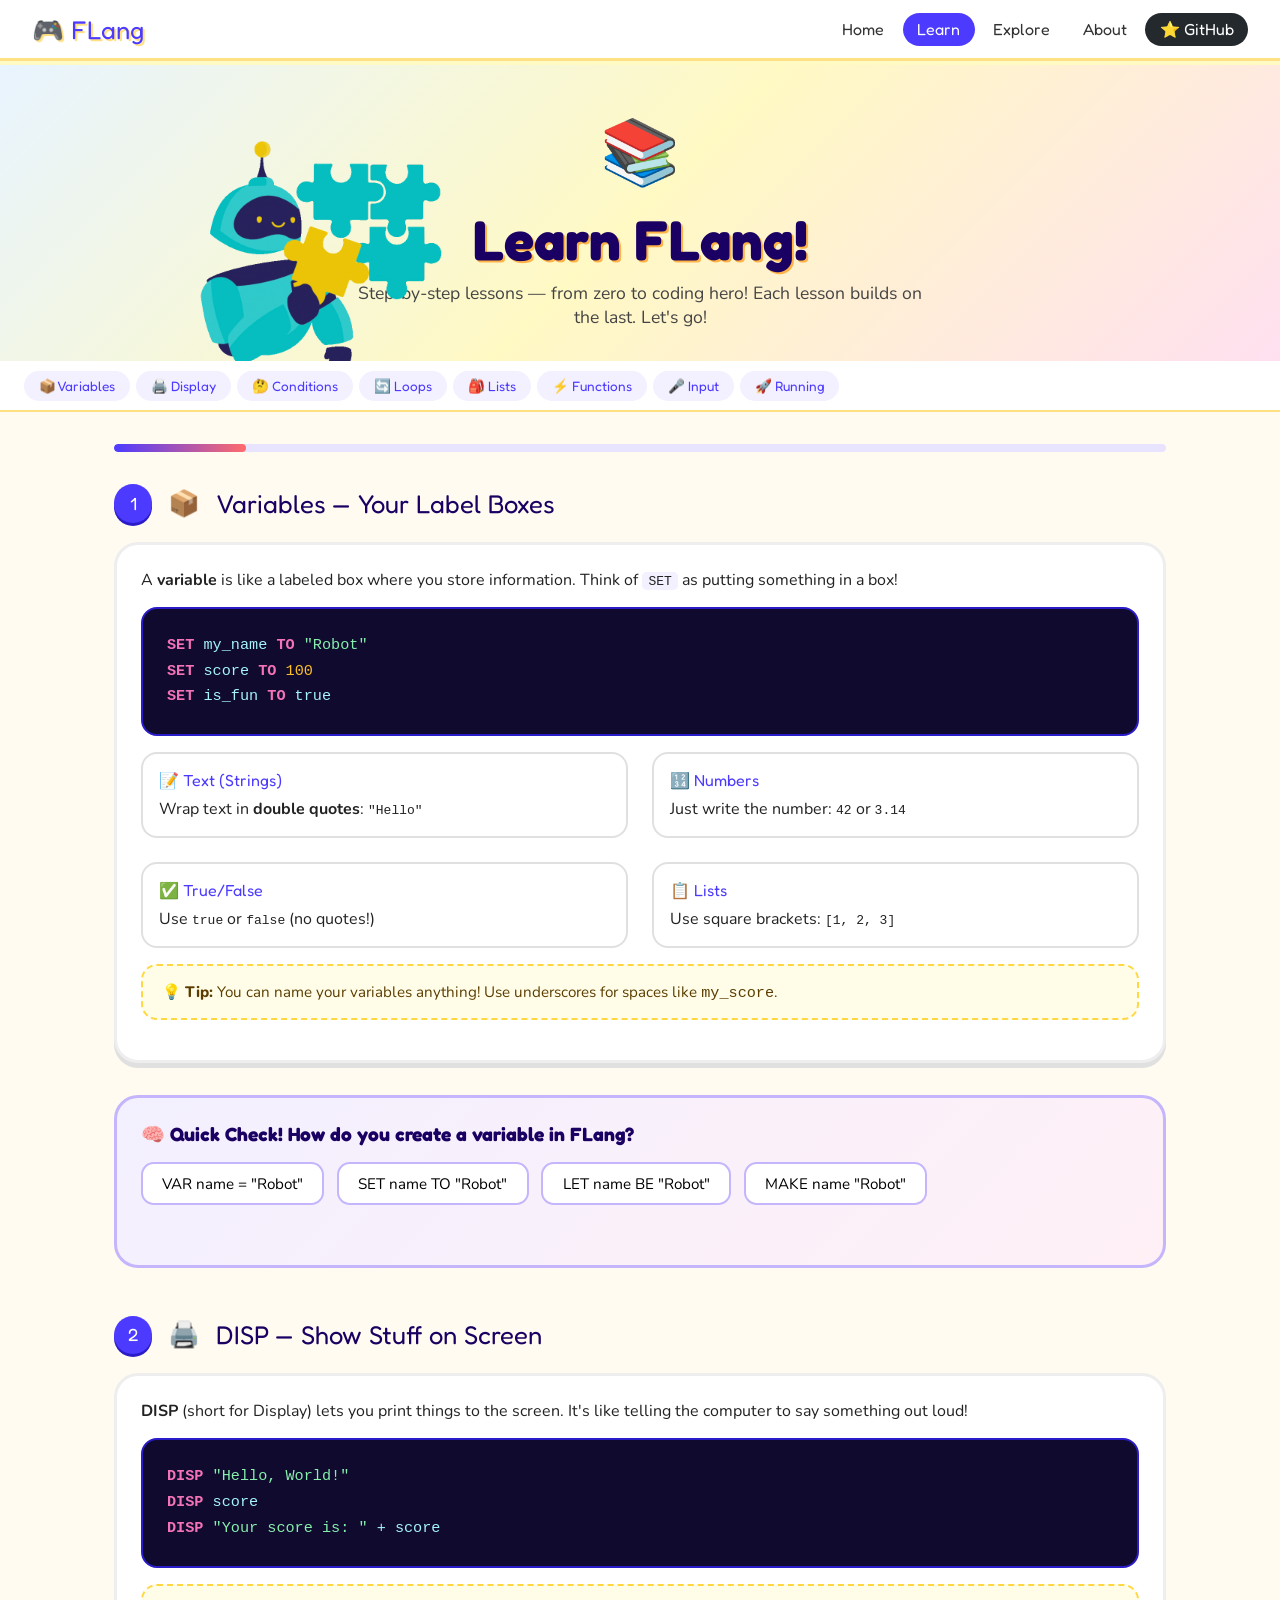
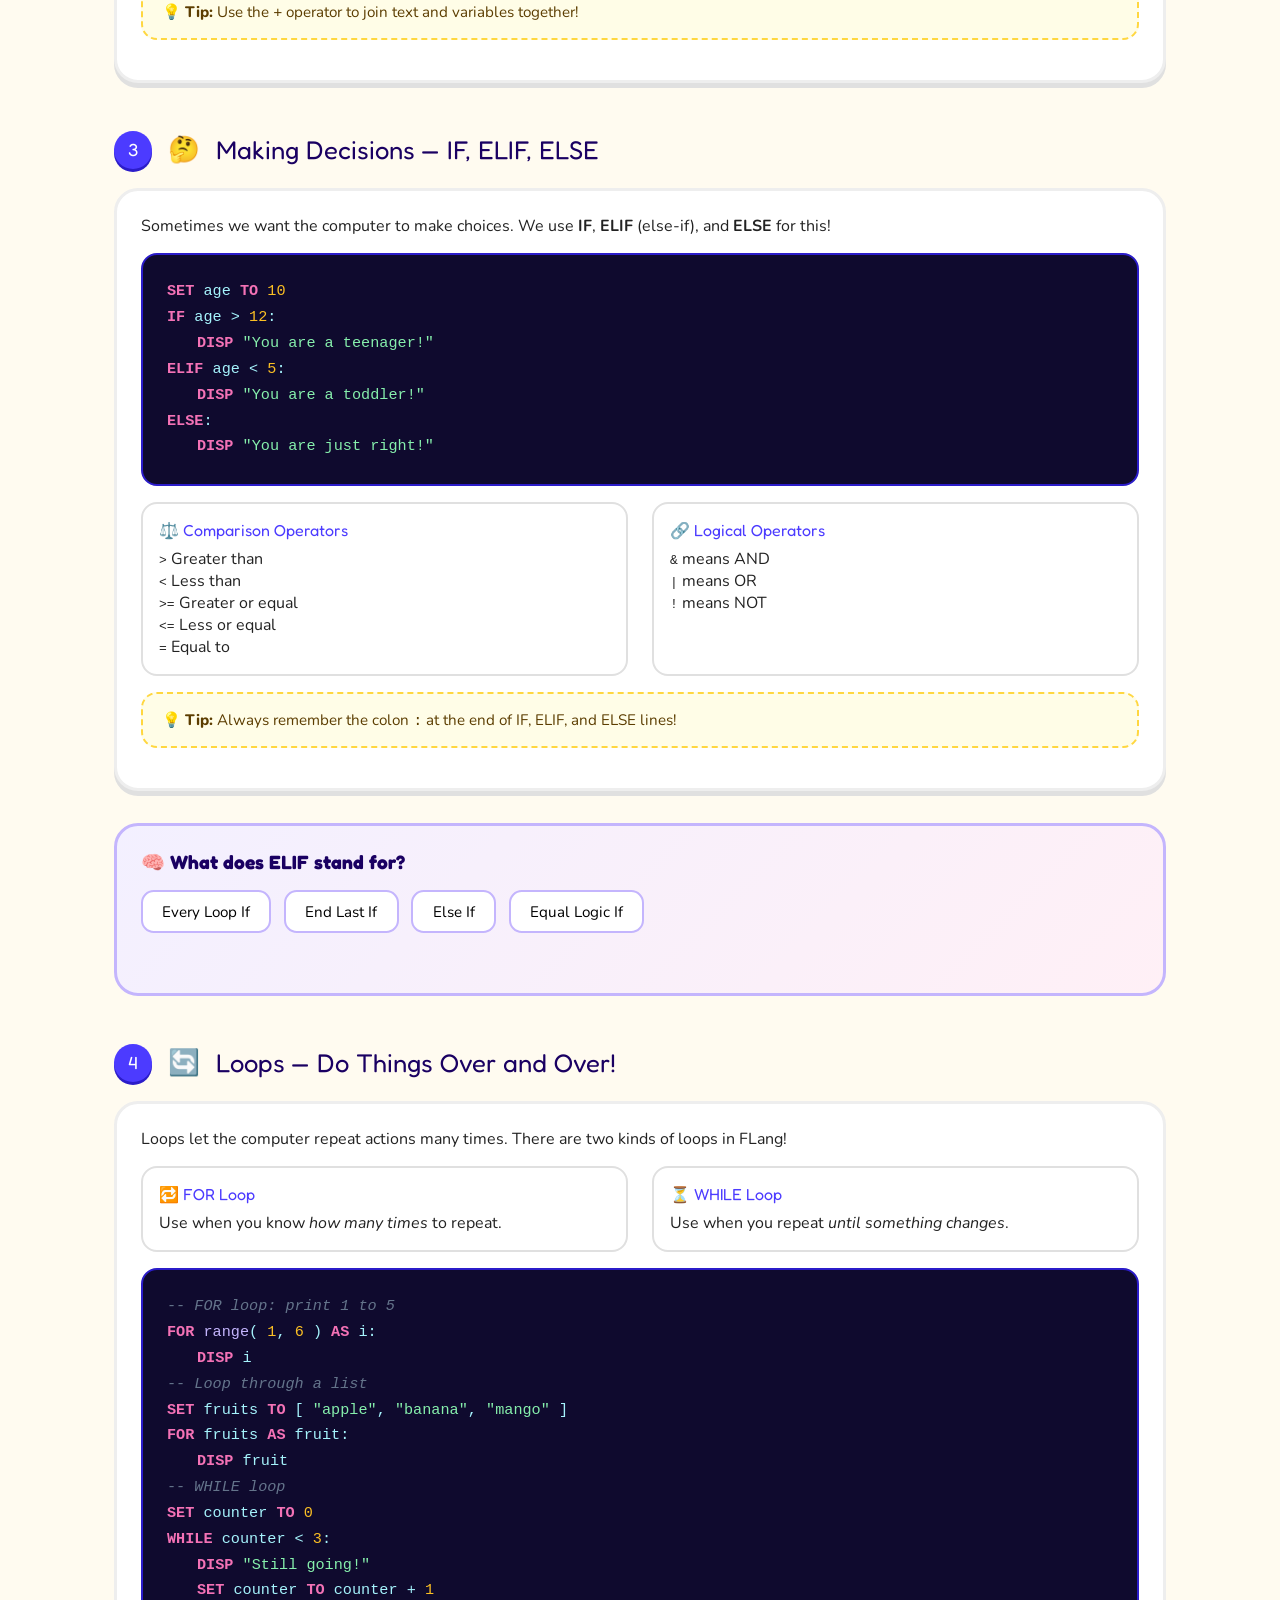
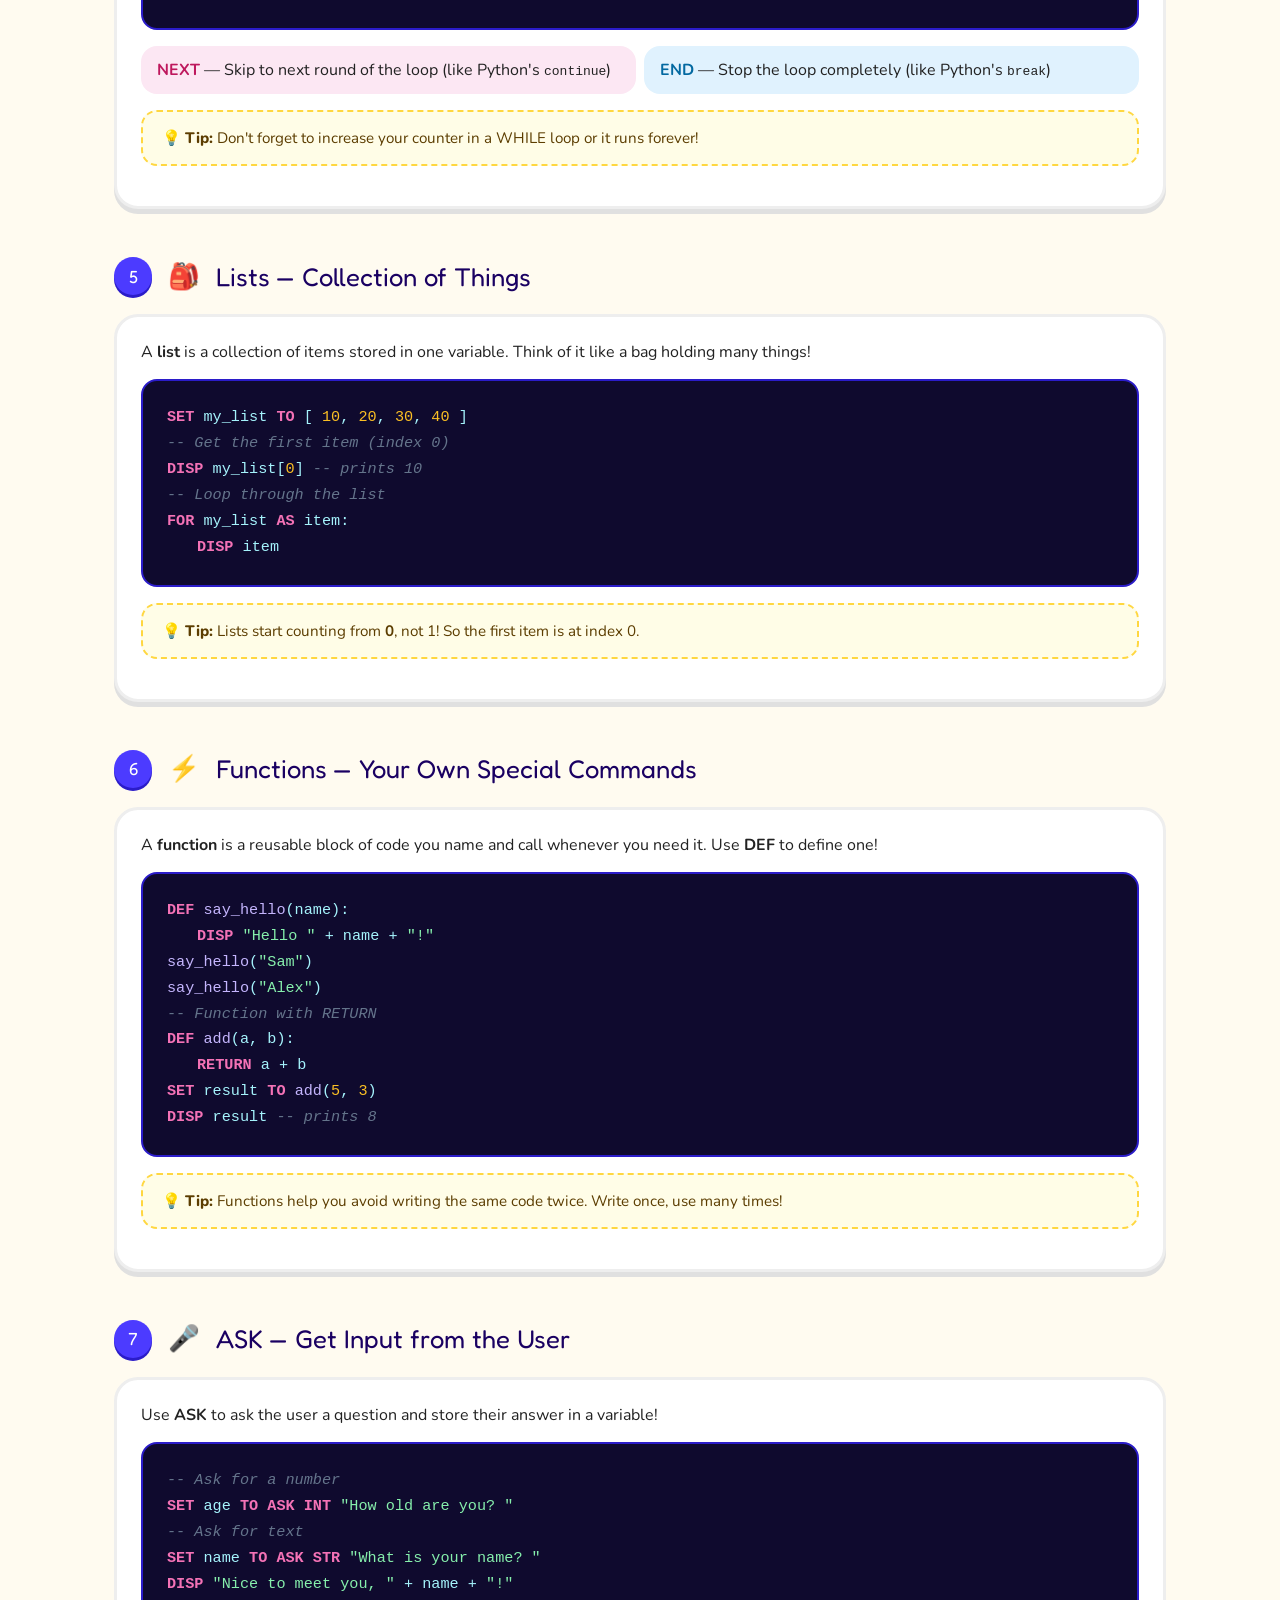
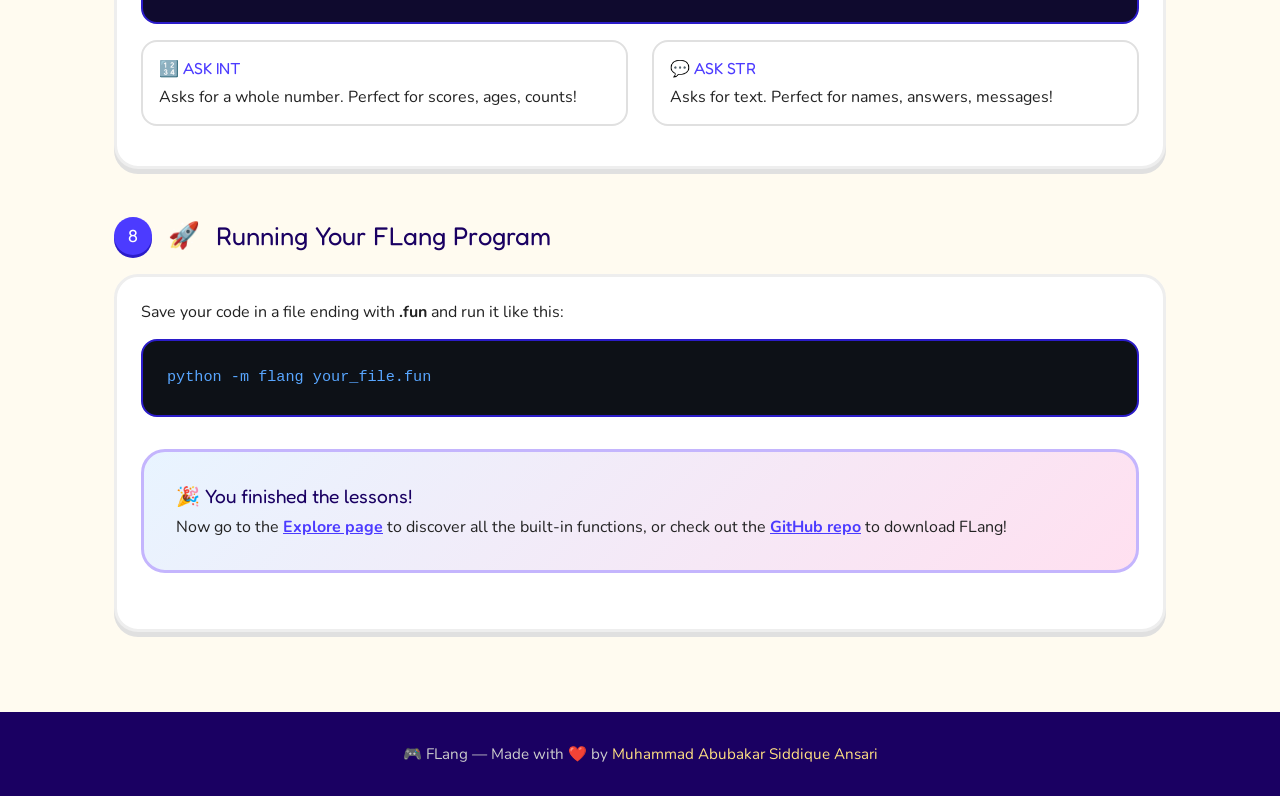
<file: docs/learn.html>
<!DOCTYPE html>
<html lang="en">

<head>
  <meta charset="UTF-8" />
  <meta name="viewport" content="width=device-width, initial-scale=1.0" />
  <title>Learn FLang - The Fun Language!</title>
  <link rel="icon" href="Logo.svg" type="image/svg+xml" />
  <link href="https://fonts.googleapis.com/css2?family=Fredoka+One&family=Nunito:wght@400;600;700;800&display=swap"
    rel="stylesheet">
  <link rel="stylesheet" href="shared.css" />
  <style>
    .lesson-nav {
      position: sticky;
      top: 69px;
      z-index: 50;
      background: #fff;
      border-bottom: 2px solid #ffe082;
      padding: 0.6rem 1.5rem;
      display: flex;
      gap: 0.4rem;
      flex-wrap: wrap;
      overflow-x: auto;
    }

    .lesson-nav a {
      font-family: 'Fredoka One', cursive;
      font-size: 0.85rem;
      color: #4c3bff;
      text-decoration: none;
      padding: 0.3rem 0.8rem;
      border-radius: 999px;
      background: #f3f0ff;
      white-space: nowrap;
      border: 2px solid transparent;
      transition: all 0.15s;
    }

    .lesson-nav a:hover {
      background: #4c3bff;
      color: #fff;
    }

    .lesson-section {
      margin-bottom: 3rem;
      scroll-margin-top: 130px;
    }

    .lesson-header {
      display: flex;
      align-items: center;
      gap: 1rem;
      margin-bottom: 1.2rem;
    }

    .lesson-num {
      background: #4c3bff;
      color: #fff;
      font-family: 'Fredoka One', cursive;
      font-size: 1.1rem;
      width: 2.4rem;
      height: 2.4rem;
      border-radius: 50%;
      display: flex;
      align-items: center;
      justify-content: center;
      flex-shrink: 0;
      box-shadow: 0 3px 0 #2b1cc9;
    }

    .lesson-title {
      font-family: 'Fredoka One', cursive;
      font-size: 1.6rem;
      color: #1a0062;
    }

    .lesson-emoji {
      font-size: 1.6rem;
    }

    .tip-box {
      background: #fffde7;
      border: 2px dashed #ffd740;
      border-radius: 1rem;
      padding: 1rem 1.2rem;
      margin: 1rem 0;
      font-size: 0.95rem;
      color: #5c3d00;
    }

    .tip-box::before {
      content: '💡 Tip: ';
      font-weight: 800;
    }

    .two-col {
      display: grid;
      grid-template-columns: 1fr 1fr;
      gap: 1.5rem;
      margin: 1rem 0;
    }

    @media (max-width: 600px) {
      .two-col {
        grid-template-columns: 1fr;
      }
    }

    .mini-card {
      background: #fff;
      border-radius: 1rem;
      padding: 1rem;
      border: 2px solid #e0e0e0;
    }

    .mini-card-title {
      font-family: 'Fredoka One', cursive;
      color: #4c3bff;
      margin-bottom: 0.5rem;
    }

    .keyword-pill {
      display: inline-block;
      background: #4c3bff;
      color: #fff;
      font-family: 'Fredoka One', cursive;
      font-size: 1rem;
      padding: 0.25rem 0.8rem;
      border-radius: 0.4rem;
      margin: 0.2rem;
    }

    .progress-bar-wrap {
      background: #e8e4ff;
      border-radius: 999px;
      height: 8px;
      margin-bottom: 2rem;
      overflow: hidden;
    }

    .progress-bar {
      background: linear-gradient(90deg, #4c3bff, #ff6b6b);
      height: 100%;
      border-radius: 999px;
      transition: width 0.5s ease;
    }

    .quiz-box {
      background: linear-gradient(135deg, #f3f0ff, #fff0f6);
      border: 3px solid #c4b5fd;
      border-radius: 1.5rem;
      padding: 1.5rem;
      margin: 2rem 0;
    }

    .quiz-box h3 {
      font-family: 'Fredoka One', cursive;
      color: #1a0062;
      font-size: 1.2rem;
      margin-bottom: 1rem;
    }

    .quiz-options {
      display: flex;
      flex-wrap: wrap;
      gap: 0.8rem;
    }

    .quiz-opt {
      background: #fff;
      border: 2px solid #c4b5fd;
      border-radius: 0.8rem;
      padding: 0.6rem 1.2rem;
      font-family: 'Nunito', sans-serif;
      font-size: 0.95rem;
      cursor: pointer;
      transition: all 0.15s;
    }

    .quiz-opt:hover {
      background: #e8e4ff;
      border-color: #4c3bff;
    }

    .quiz-opt.correct {
      background: #d1fae5;
      border-color: #10b981;
      color: #065f46;
    }

    .quiz-opt.wrong {
      background: #fee2e2;
      border-color: #ef4444;
      color: #991b1b;
    }

    .quiz-result {
      margin-top: 0.8rem;
      font-weight: 700;
      font-size: 0.95rem;
      min-height: 1.4rem;
    }
  </style>
</head>

<body>
  <nav class="navbar">
    <a href="index.html" class="nav-logo">🎮 FLang</a>
    <div class="nav-links">
      <a href="index.html" class="nav-link">Home</a>
      <a href="learn.html" class="nav-link active">Learn</a>
      <a href="explore.html" class="nav-link">Explore</a>
      <a href="about.html" class="nav-link">About</a>
      <a href="https://github.com/Ansari-Codes/funlang" target="_blank" class="nav-link github-link">⭐ GitHub</a>
    </div>
    <button class="hamburger" id="hamburger">☰</button>
  </nav>
  <div class="mobile-menu" id="mobileMenu">
    <a href="index.html" class="nav-link">Home</a>
    <a href="learn.html" class="nav-link active">Learn</a>
    <a href="explore.html" class="nav-link">Explore</a>
    <a href="about.html" class="nav-link">About</a>
    <a href="https://github.com/Ansari-Codes/funlang" target="_blank" class="nav-link">⭐ GitHub</a>
  </div>

  <div class="page-hero">
    <style>
      /* Responsive behavior for the hero image */
      @media (max-width: 768px) {
        .hero-gif {
          visibility: hidden;
        }
      }
    </style>
    <img class="hero-gif" src="puzzle.gif" alt=" "
      style="position: absolute; left: 10rem; top: 30%; transform: translateY(-50%); width: 35vw; max-width: 300px; height: auto; z-index: 10; pointer-events: none;">
    <span class="page-hero-emoji">📚</span>
    <h1>Learn FLang!</h1>
    <p>Step-by-step lessons — from zero to coding hero! Each lesson builds on the last. Let's go!</p>
  </div>

  <nav class="lesson-nav" aria-label="Lesson navigation">
    <a href="#variables">📦 Variables</a>
    <a href="#display">🖨️ Display</a>
    <a href="#conditions">🤔 Conditions</a>
    <a href="#loops">🔄 Loops</a>
    <a href="#lists">🎒 Lists</a>
    <a href="#functions">⚡ Functions</a>
    <a href="#input">🎤 Input</a>
    <a href="#running">🚀 Running</a>
  </nav>

  <main class="container">
    <div class="progress-bar-wrap">
      <div class="progress-bar" id="progressBar" style="width: 0%"></div>
    </div>

    <!-- LESSON 1: Variables -->
    <section class="lesson-section" id="variables">
      <div class="lesson-header">
        <div class="lesson-num">1</div>
        <span class="lesson-emoji">📦</span>
        <div class="lesson-title">Variables — Your Label Boxes</div>
      </div>
      <div class="card">
        <p style="margin-bottom:1rem;">A <strong>variable</strong> is like a labeled box where you store information.
          Think of <code style="background:#f3f0ff;padding:0.1rem 0.4rem;border-radius:0.3rem;">SET</code> as putting
          something in a box!</p>
        <div class="code-block">
          <span class="kw">SET</span> my_name <span class="kw">TO</span> <span class="str">"Robot"</span><br>
          <span class="kw">SET</span> score <span class="kw">TO</span> <span class="num">100</span><br>
          <span class="kw">SET</span> is_fun <span class="kw">TO</span> true
        </div>
        <div class="two-col">
          <div class="mini-card">
            <div class="mini-card-title">📝 Text (Strings)</div>
            <p>Wrap text in <strong>double quotes</strong>: <code>"Hello"</code></p>
          </div>
          <div class="mini-card">
            <div class="mini-card-title">🔢 Numbers</div>
            <p>Just write the number: <code>42</code> or <code>3.14</code></p>
          </div>
          <div class="mini-card">
            <div class="mini-card-title">✅ True/False</div>
            <p>Use <code>true</code> or <code>false</code> (no quotes!)</p>
          </div>
          <div class="mini-card">
            <div class="mini-card-title">📋 Lists</div>
            <p>Use square brackets: <code>[1, 2, 3]</code></p>
          </div>
        </div>
        <div class="tip-box">You can name your variables anything! Use underscores for spaces like
          <code>my_score</code>.</div>
      </div>

      <div class="quiz-box">
        <h3>🧠 Quick Check! How do you create a variable in FLang?</h3>
        <div class="quiz-options">
          <button class="quiz-opt" onclick="checkQuiz(this, false)">VAR name = "Robot"</button>
          <button class="quiz-opt" onclick="checkQuiz(this, true)">SET name TO "Robot"</button>
          <button class="quiz-opt" onclick="checkQuiz(this, false)">LET name BE "Robot"</button>
          <button class="quiz-opt" onclick="checkQuiz(this, false)">MAKE name "Robot"</button>
        </div>
        <div class="quiz-result" id="qr1"></div>
      </div>
    </section>

    <!-- LESSON 2: Display -->
    <section class="lesson-section" id="display">
      <div class="lesson-header">
        <div class="lesson-num">2</div>
        <span class="lesson-emoji">🖨️</span>
        <div class="lesson-title">DISP — Show Stuff on Screen</div>
      </div>
      <div class="card">
        <p style="margin-bottom:1rem;"><strong>DISP</strong> (short for Display) lets you print things to the screen.
          It's like telling the computer to say something out loud!</p>
        <div class="code-block">
          <span class="kw">DISP</span> <span class="str">"Hello, World!"</span><br>
          <span class="kw">DISP</span> score<br>
          <span class="kw">DISP</span> <span class="str">"Your score is: "</span> + score
        </div>
        <div class="tip-box">Use the <code>+</code> operator to join text and variables together!</div>
      </div>
    </section>

    <!-- LESSON 3: Conditions -->
    <section class="lesson-section" id="conditions">
      <div class="lesson-header">
        <div class="lesson-num">3</div>
        <span class="lesson-emoji">🤔</span>
        <div class="lesson-title">Making Decisions — IF, ELIF, ELSE</div>
      </div>
      <div class="card">
        <p style="margin-bottom:1rem;">Sometimes we want the computer to make choices. We use <strong>IF</strong>,
          <strong>ELIF</strong> (else-if), and <strong>ELSE</strong> for this!</p>
        <div class="code-block">
          <span class="kw">SET</span> age <span class="kw">TO</span> <span class="num">10</span><br>
          <span class="kw">IF</span> age > <span class="num">12</span>:<br>
          <span class="kw" style="margin-left: 30px;">DISP</span> <span class="str">"You are a teenager!"</span><br>
          <span class="kw">ELIF</span> age < <span class="num">5</span>:<br>
            <span class="kw" style="margin-left: 30px;">DISP</span> <span class="str">"You are a toddler!"</span><br>
            <span class="kw">ELSE</span>:<br>
            <span class="kw" style="margin-left: 30px;">DISP</span> <span class="str">"You are just right!"</span>
        </div>
        <div class="two-col">
          <div class="mini-card">
            <div class="mini-card-title">⚖️ Comparison Operators</div>
            <p><code>&gt;</code> Greater than<br><code>&lt;</code> Less than<br><code>&gt;=</code> Greater or
              equal<br><code>&lt;=</code> Less or equal<br><code>=</code> Equal to</p>
          </div>
          <div class="mini-card">
            <div class="mini-card-title">🔗 Logical Operators</div>
            <p><code>&amp;</code> means AND<br><code>|</code> means OR<br><code>!</code> means NOT</p>
          </div>
        </div>
        <div class="tip-box">Always remember the colon <code>:</code> at the end of IF, ELIF, and ELSE lines!</div>
      </div>

      <div class="quiz-box">
        <h3>🧠 What does ELIF stand for?</h3>
        <div class="quiz-options">
          <button class="quiz-opt" onclick="checkQuiz(this, false)">Every Loop If</button>
          <button class="quiz-opt" onclick="checkQuiz(this, false)">End Last If</button>
          <button class="quiz-opt" onclick="checkQuiz(this, true)">Else If</button>
          <button class="quiz-opt" onclick="checkQuiz(this, false)">Equal Logic If</button>
        </div>
        <div class="quiz-result"></div>
      </div>
    </section>

    <!-- LESSON 4: Loops -->
    <section class="lesson-section" id="loops">
      <div class="lesson-header">
        <div class="lesson-num">4</div>
        <span class="lesson-emoji">🔄</span>
        <div class="lesson-title">Loops — Do Things Over and Over!</div>
      </div>
      <div class="card">
        <p style="margin-bottom:1rem;">Loops let the computer repeat actions many times. There are two kinds of loops in
          FLang!</p>
        <div class="two-col">
          <div class="mini-card">
            <div class="mini-card-title">🔁 FOR Loop</div>
            <p>Use when you know <em>how many times</em> to repeat.</p>
          </div>
          <div class="mini-card">
            <div class="mini-card-title">⏳ WHILE Loop</div>
            <p>Use when you repeat <em>until something changes</em>.</p>
          </div>
        </div>
        <div class="code-block">
          <span class="cmt">-- FOR loop: print 1 to 5</span><br>
          <span class="kw">FOR</span> <span class="fn">range</span>(
          <span class="num">1</span>, <span class="num">6</span>
          ) <span class="kw">AS</span> i:<br>
          <span class="kw" style="margin-left: 30px;">DISP</span> i<br>

          <span class="cmt">-- Loop through a list</span><br>
          <span class="kw">SET</span> fruits <span class="kw">TO</span>
          [
          <span class="str">"apple"</span>,
          <span class="str">"banana"</span>,
          <span class="str">"mango"</span>
          ]<br>
          <span class="kw">FOR</span> fruits <span class="kw">AS</span> fruit:<br>
          <span class="kw" style="margin-left: 30px;">DISP</span> fruit<br>

          <span class="cmt">-- WHILE loop</span><br>
          <span class="kw">SET</span> counter <span class="kw">TO</span> <span class="num">0</span><br>
          <span class="kw">WHILE</span> counter < <span class="num">3</span>:<br>
            <span class="kw" style="margin-left: 30px;">DISP</span> <span class="str">"Still going!"</span><br>
            <span class="kw" style="margin-left: 30px;">SET</span> counter <span class="kw">TO</span> counter + <span
              class="num">1</span>
        </div>
        <div style="margin-top:1rem; display:flex; gap:0.5rem; flex-wrap:wrap;">
          <div style="background:#fce7f3;border-radius:1rem;padding:0.8rem 1rem;flex:1;min-width:180px;">
            <strong style="color:#be185d;">NEXT</strong> — Skip to next round of the loop (like Python's
            <code>continue</code>)
          </div>
          <div style="background:#e0f2fe;border-radius:1rem;padding:0.8rem 1rem;flex:1;min-width:180px;">
            <strong style="color:#0369a1;">END</strong> — Stop the loop completely (like Python's <code>break</code>)
          </div>
        </div>
        <div class="tip-box">Don't forget to increase your counter in a WHILE loop or it runs forever!</div>
      </div>
    </section>

    <section class="lesson-section" id="lists">
      <div class="lesson-header">
        <div class="lesson-num">5</div>
        <span class="lesson-emoji">🎒</span>
        <div class="lesson-title">Lists — Collection of Things</div>
      </div>
      <div class="card">
        <p style="margin-bottom:1rem;">A <strong>list</strong> is a collection of items stored in one variable. Think of
          it like a bag holding many things!</p>
        <div class="code-block">
          <span class="kw">SET</span> my_list <span class="kw">TO</span>
          [
          <span class="num">10</span>,
          <span class="num">20</span>,
          <span class="num">30</span>,
          <span class="num">40</span>
          ]<br>
          <span class="cmt">-- Get the first item (index 0)</span><br>
          <span class="kw">DISP</span> my_list[<span class="num">0</span>] <span class="cmt">-- prints 10</span><br>

          <span class="cmt">-- Loop through the list</span><br>
          <span class="kw">FOR</span> my_list <span class="kw">AS</span> item:<br>
          <span class="kw" style="margin-left: 30px;">DISP</span> item
        </div>
        <div class="tip-box">Lists start counting from <strong>0</strong>, not 1! So the first item is at index 0.</div>
      </div>
    </section>

    <!-- LESSON 6: Functions -->
    <section class="lesson-section" id="functions">
      <div class="lesson-header">
        <div class="lesson-num">6</div>
        <span class="lesson-emoji">⚡</span>
        <div class="lesson-title">Functions — Your Own Special Commands</div>
      </div>
      <div class="card">
        <p style="margin-bottom:1rem;">A <strong>function</strong> is a reusable block of code you name and call
          whenever you need it. Use <strong>DEF</strong> to define one!</p>
        <div class="code-block">
          <span class="kw">DEF</span> <span class="fn">say_hello</span>(name):<br>
          <span class="kw" style="margin-left: 30px;">DISP</span> <span class="str">"Hello "</span> + name + <span
            class="str">"!"</span><br>

          <span class="fn">say_hello</span>(<span class="str">"Sam"</span>)<br>
          <span class="fn">say_hello</span>(<span class="str">"Alex"</span>)<br>

          <span class="cmt">-- Function with RETURN</span><br>
          <span class="kw">DEF</span> <span class="fn">add</span>(a, b):<br>
          <span class="kw" style="margin-left: 30px;">RETURN</span> a + b<br>

          <span class="kw">SET</span> result <span class="kw">TO</span> <span class="fn">
            add</span>(<span class="num">5</span>, <span class="num">3</span>)<br>
          <span class="kw">DISP</span> result <span class="cmt">-- prints 8</span>
        </div>
        <div class="tip-box">Functions help you avoid writing the same code twice. Write once, use many times!</div>
      </div>
    </section>

    <!-- LESSON 7: Input -->
    <section class="lesson-section" id="input">
      <div class="lesson-header">
        <div class="lesson-num">7</div>
        <span class="lesson-emoji">🎤</span>
        <div class="lesson-title">ASK — Get Input from the User</div>
      </div>
      <div class="card">
        <p style="margin-bottom:1rem;">Use <strong>ASK</strong> to ask the user a question and store their answer in a
          variable!</p>
        <div class="code-block">
          <span class="cmt">-- Ask for a number</span><br>
          <span class="kw">SET</span> age <span class="kw">TO</span> <span class="kw">ASK INT</span>
          <span class="str">"How old are you? "</span><br>

          <span class="cmt">-- Ask for text</span><br>
          <span class="kw">SET</span> name <span class="kw">TO</span> <span class="kw">ASK STR</span>
          <span class="str">"What is your name? "</span><br>

          <span class="kw">DISP</span> <span class="str">"Nice to meet you, "</span> + name +
          <span class="str">"!"</span>
        </div>
        <div class="two-col">
          <div class="mini-card">
            <div class="mini-card-title">🔢 ASK INT</div>
            <p>Asks for a whole number. Perfect for scores, ages, counts!</p>
          </div>
          <div class="mini-card">
            <div class="mini-card-title">💬 ASK STR</div>
            <p>Asks for text. Perfect for names, answers, messages!</p>
          </div>
        </div>
      </div>
    </section>

    <!-- LESSON 8: Running -->
    <section class="lesson-section" id="running">
      <div class="lesson-header">
        <div class="lesson-num">8</div>
        <span class="lesson-emoji">🚀</span>
        <div class="lesson-title">Running Your FLang Program</div>
      </div>
      <div class="card">
        <p style="margin-bottom:1rem;">Save your code in a file ending with <strong>.fun</strong> and run it like this:
        </p>
        <div class="code-block" style="background:#0d1117;color:#58a6ff;">python -m flang your_file.fun</div>
        <div class="highlight-box">
          <p style="font-family:'Fredoka One',cursive;font-size:1.2rem;color:#1a0062;margin-bottom:0.5rem;">🎉 You
            finished the lessons!</p>
          <p>Now go to the <a href="explore.html" style="color:#4c3bff;font-weight:700;">Explore page</a> to discover
            all the built-in functions, or check out the <a href="https://github.com/Ansari-Codes/funlang"
              target="_blank" style="color:#4c3bff;font-weight:700;">GitHub repo</a> to download FLang!</p>
        </div>
      </div>
    </section>

  </main>

  <footer class="footer">
    <p>🎮 FLang — Made with ❤️ by <a href="about.html">Muhammad Abubakar Siddique Ansari</a></p>
  </footer>

  <script>
    document.getElementById('hamburger').addEventListener('click', () => {
      document.getElementById('mobileMenu').classList.toggle('open');
    });

    function checkQuiz(btn, isCorrect) {
      const container = btn.closest('.quiz-options');
      const resultEl = container.nextElementSibling;
      container.querySelectorAll('.quiz-opt').forEach(b => b.disabled = true);
      if (isCorrect) {
        btn.classList.add('correct');
        resultEl.textContent = '🎉 Correct! Amazing!';
        resultEl.style.color = '#065f46';
      } else {
        btn.classList.add('wrong');
        resultEl.textContent = '😅 Not quite! Try again next time.';
        resultEl.style.color = '#991b1b';
        container.querySelectorAll('.quiz-opt').forEach(b => {
          if (b.onclick && b.onclick.toString().includes('true')) {
            b.classList.add('correct');
          }
        });
      }
    }

    const sections = document.querySelectorAll('.lesson-section');
    const bar = document.getElementById('progressBar');
    const observer = new IntersectionObserver((entries) => {
      entries.forEach(e => {
        if (e.isIntersecting) {
          const idx = Array.from(sections).indexOf(e.target);
          bar.style.width = ((idx + 1) / sections.length * 100) + '%';
        }
      });
    }, { threshold: 0.3 });
    sections.forEach(s => observer.observe(s));
  </script>
</body>

</html>
</file>
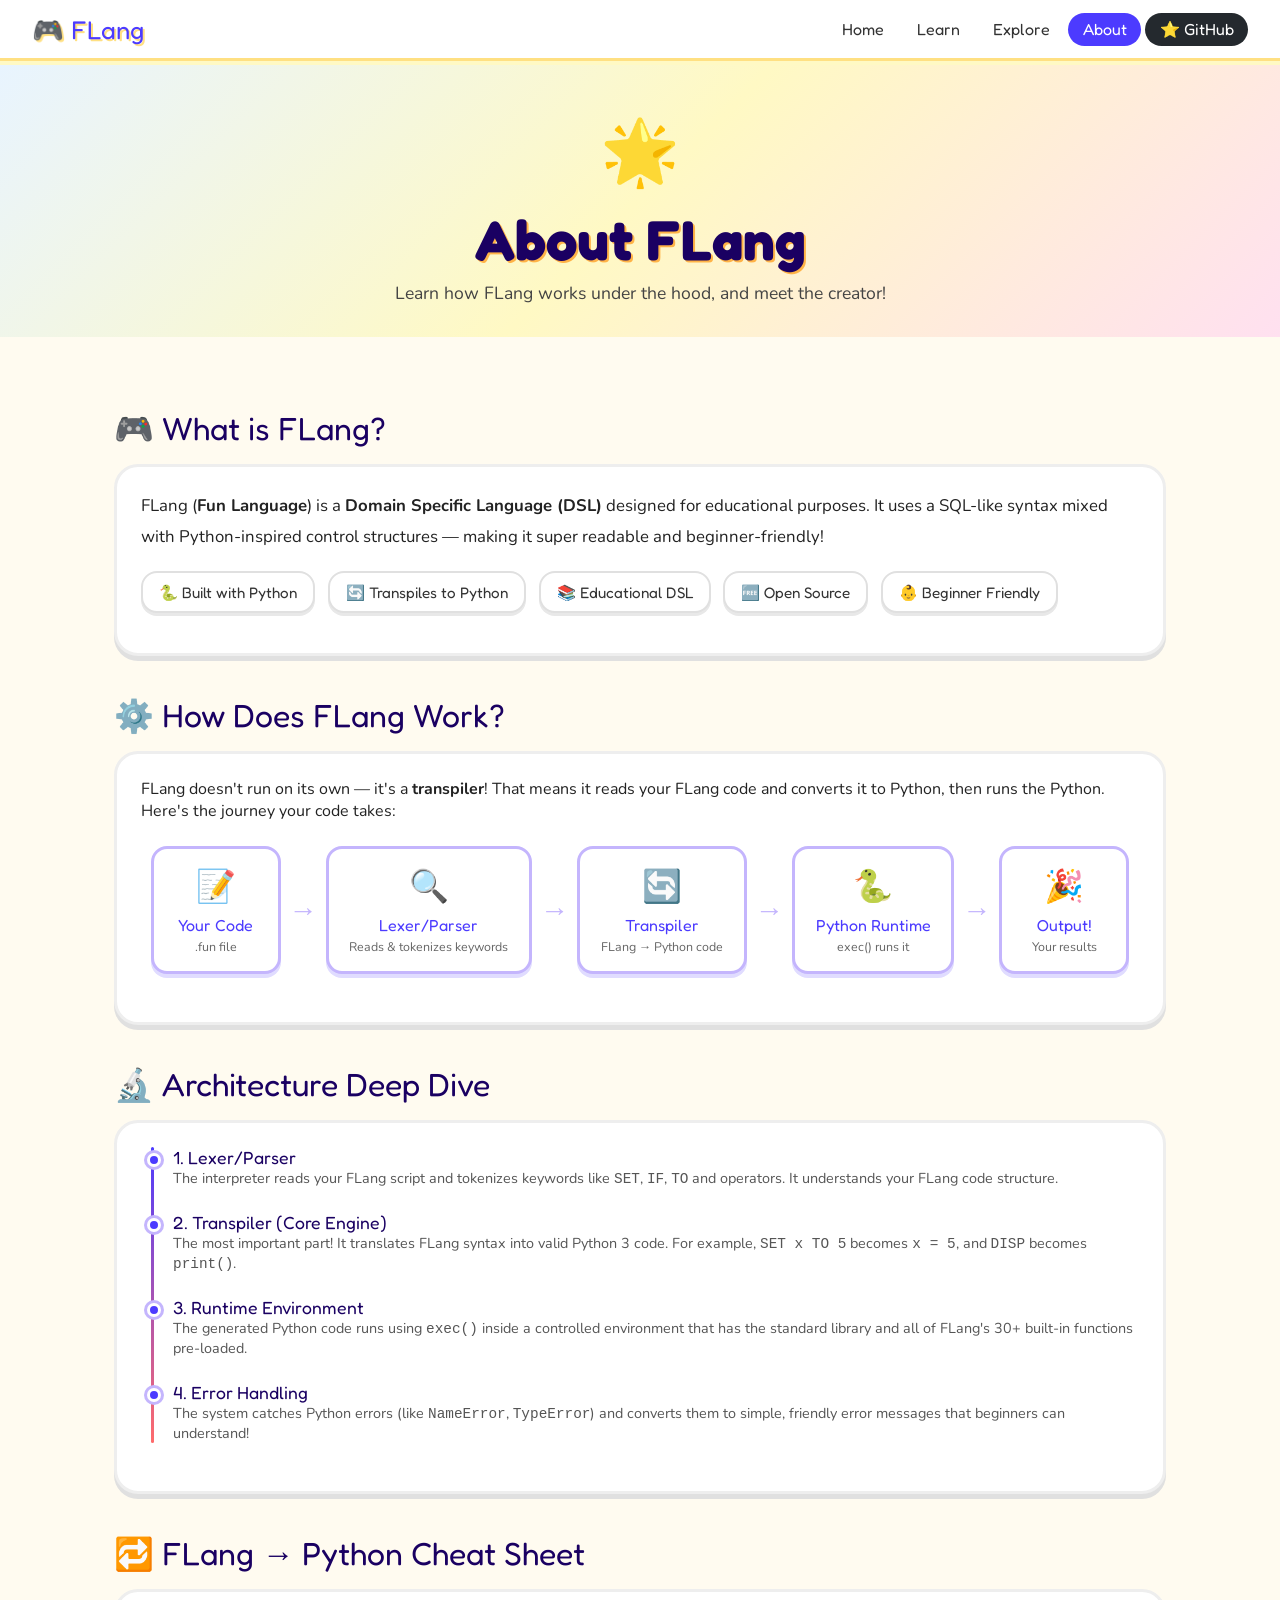
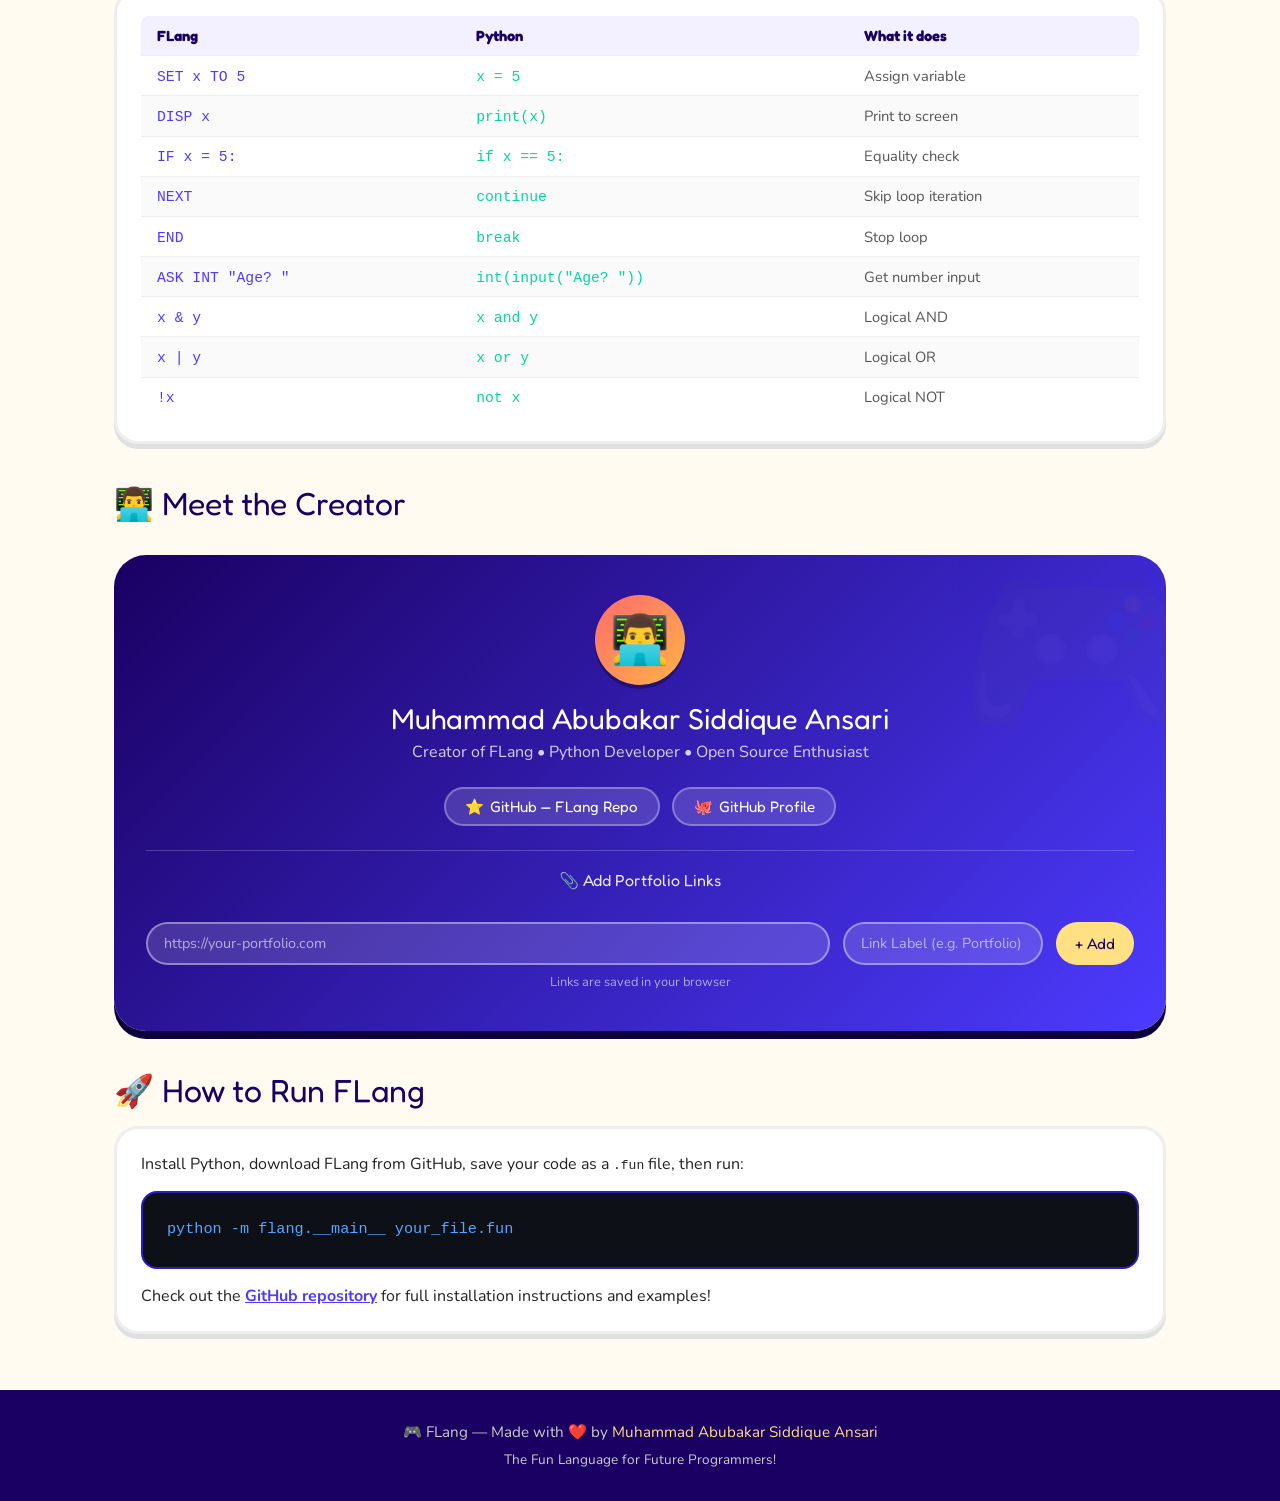
<file: website/about.html>
<!DOCTYPE html>
<html lang="en">
<head>
  <meta charset="UTF-8" />
  <meta name="viewport" content="width=device-width, initial-scale=1.0" />
  <title>About FLang - The Fun Language!</title>
  <link rel="icon" href="/favicon.svg" type="image/svg+xml" />
  <link href="https://fonts.googleapis.com/css2?family=Fredoka+One&family=Nunito:wght@400;600;700;800&display=swap" rel="stylesheet">
  <link rel="stylesheet" href="shared.css" />
  <style>
    .arch-flow {
      display: flex;
      flex-wrap: wrap;
      align-items: center;
      gap: 0.5rem;
      margin: 1.5rem 0;
      justify-content: center;
    }
    .arch-step {
      background: #fff;
      border: 3px solid #c4b5fd;
      border-radius: 1rem;
      padding: 1rem 1.3rem;
      text-align: center;
      min-width: 130px;
      box-shadow: 0 4px 0 #e0dcff;
      transition: transform 0.2s;
    }
    .arch-step:hover { transform: translateY(-4px); }
    .arch-step-icon { font-size: 2rem; display: block; margin-bottom: 0.4rem; }
    .arch-step-name {
      font-family: 'Fredoka One', cursive;
      color: #4c3bff;
      font-size: 1rem;
    }
    .arch-step-desc { font-size: 0.78rem; color: #666; margin-top: 0.2rem; }
    .arch-arrow {
      font-size: 1.8rem;
      color: #c4b5fd;
    }
    @media (max-width: 550px) { .arch-arrow { transform: rotate(90deg); } }
    .creator-card {
      background: linear-gradient(135deg, #1a0062, #4c3bff);
      border-radius: 2rem;
      padding: 2.5rem 2rem;
      color: #fff;
      text-align: center;
      margin: 2rem 0;
      box-shadow: 0 8px 0 #0d003a;
      position: relative;
      overflow: hidden;
    }
    .creator-card::before {
      content: '🎮';
      position: absolute;
      font-size: 12rem;
      opacity: 0.05;
      top: -2rem;
      right: -2rem;
    }
    .creator-avatar {
      width: 90px;
      height: 90px;
      border-radius: 50%;
      background: linear-gradient(135deg, #ff6b6b, #ffb347);
      display: flex;
      align-items: center;
      justify-content: center;
      font-size: 3rem;
      margin: 0 auto 1rem;
      box-shadow: 0 4px 0 rgba(0,0,0,0.3);
    }
    .creator-name {
      font-family: 'Fredoka One', cursive;
      font-size: 1.8rem;
      margin-bottom: 0.3rem;
    }
    .creator-title {
      font-size: 1rem;
      opacity: 0.8;
      margin-bottom: 1.5rem;
    }
    .social-links {
      display: flex;
      flex-wrap: wrap;
      gap: 0.8rem;
      justify-content: center;
    }
    .social-link {
      background: rgba(255,255,255,0.15);
      color: #fff;
      text-decoration: none;
      font-family: 'Fredoka One', cursive;
      font-size: 0.95rem;
      padding: 0.5rem 1.2rem;
      border-radius: 999px;
      border: 2px solid rgba(255,255,255,0.3);
      transition: background 0.15s, transform 0.15s;
      display: flex;
      align-items: center;
      gap: 0.4rem;
    }
    .social-link:hover { background: rgba(255,255,255,0.3); transform: translateY(-2px); }
    .portfolio-input-wrap {
      display: flex;
      gap: 0.8rem;
      flex-wrap: wrap;
      margin-top: 1rem;
    }
    .portfolio-input {
      flex: 1;
      min-width: 200px;
      padding: 0.6rem 1rem;
      border-radius: 999px;
      border: 2px solid rgba(255,255,255,0.4);
      background: rgba(255,255,255,0.15);
      color: #fff;
      font-family: 'Nunito', sans-serif;
      font-size: 0.9rem;
      outline: none;
    }
    .portfolio-input::placeholder { color: rgba(255,255,255,0.6); }
    .portfolio-input:focus { border-color: #ffe082; }
    .portfolio-add-btn {
      background: #ffe082;
      color: #1a0062;
      font-family: 'Fredoka One', cursive;
      font-size: 0.95rem;
      padding: 0.6rem 1.2rem;
      border-radius: 999px;
      border: none;
      cursor: pointer;
      transition: transform 0.1s;
    }
    .portfolio-add-btn:hover { transform: scale(1.05); }
    .tech-row {
      display: flex;
      flex-wrap: wrap;
      gap: 0.8rem;
      margin: 1rem 0;
    }
    .tech-badge {
      background: #fff;
      border: 2px solid #e0e0e0;
      border-radius: 1rem;
      padding: 0.6rem 1rem;
      display: flex;
      align-items: center;
      gap: 0.5rem;
      font-family: 'Fredoka One', cursive;
      font-size: 0.95rem;
      color: #333;
      box-shadow: 0 3px 0 #e8e8e8;
      transition: transform 0.2s;
    }
    .tech-badge:hover { transform: translateY(-3px); }
    .timeline {
      position: relative;
      padding-left: 2rem;
    }
    .timeline::before {
      content: '';
      position: absolute;
      left: 0.65rem;
      top: 0;
      bottom: 0;
      width: 3px;
      background: linear-gradient(to bottom, #4c3bff, #ff6b6b);
      border-radius: 999px;
    }
    .timeline-item {
      position: relative;
      margin-bottom: 1.5rem;
    }
    .timeline-item::before {
      content: '';
      position: absolute;
      left: -1.65rem;
      top: 0.4rem;
      width: 14px;
      height: 14px;
      background: #4c3bff;
      border: 3px solid #fff;
      border-radius: 50%;
      box-shadow: 0 0 0 3px #c4b5fd;
    }
    .timeline-title {
      font-family: 'Fredoka One', cursive;
      font-size: 1.1rem;
      color: #1a0062;
    }
    .timeline-desc { font-size: 0.9rem; color: #555; }
  </style>
</head>
<body>
  <nav class="navbar">
    <a href="/" class="nav-logo">🎮 FLang</a>
    <div class="nav-links">
      <a href="/" class="nav-link">Home</a>
      <a href="/learn.html" class="nav-link">Learn</a>
      <a href="/explore.html" class="nav-link">Explore</a>
      <a href="/about.html" class="nav-link active">About</a>
      <a href="https://github.com/Ansari-Codes/funlang" target="_blank" class="nav-link github-link">⭐ GitHub</a>
    </div>
    <button class="hamburger" id="hamburger">☰</button>
  </nav>
  <div class="mobile-menu" id="mobileMenu">
    <a href="/" class="nav-link">Home</a>
    <a href="/learn.html" class="nav-link">Learn</a>
    <a href="/explore.html" class="nav-link">Explore</a>
    <a href="/about.html" class="nav-link active">About</a>
    <a href="https://github.com/Ansari-Codes/funlang" target="_blank" class="nav-link">⭐ GitHub</a>
  </div>

  <div class="page-hero">
    <span class="page-hero-emoji">🌟</span>
    <h1>About FLang</h1>
    <p>Learn how FLang works under the hood, and meet the creator!</p>
  </div>

  <main class="container">

    <!-- What is FLang -->
    <div class="section-title">🎮 What is FLang?</div>
    <div class="card">
      <p style="font-size:1.05rem; line-height:1.8;">FLang (<strong>Fun Language</strong>) is a <strong>Domain Specific Language (DSL)</strong> designed for educational purposes. It uses a SQL-like syntax mixed with Python-inspired control structures — making it super readable and beginner-friendly!</p>
      <div class="tech-row" style="margin-top:1.2rem;">
        <div class="tech-badge">🐍 Built with Python</div>
        <div class="tech-badge">🔄 Transpiles to Python</div>
        <div class="tech-badge">📚 Educational DSL</div>
        <div class="tech-badge">🆓 Open Source</div>
        <div class="tech-badge">👶 Beginner Friendly</div>
      </div>
    </div>

    <!-- Architecture -->
    <div class="section-title">⚙️ How Does FLang Work?</div>
    <div class="card">
      <p style="margin-bottom: 1rem;">FLang doesn't run on its own — it's a <strong>transpiler</strong>! That means it reads your FLang code and converts it to Python, then runs the Python. Here's the journey your code takes:</p>
      <div class="arch-flow">
        <div class="arch-step">
          <span class="arch-step-icon">📝</span>
          <div class="arch-step-name">Your Code</div>
          <div class="arch-step-desc">.fun file</div>
        </div>
        <div class="arch-arrow">→</div>
        <div class="arch-step">
          <span class="arch-step-icon">🔍</span>
          <div class="arch-step-name">Lexer/Parser</div>
          <div class="arch-step-desc">Reads & tokenizes keywords</div>
        </div>
        <div class="arch-arrow">→</div>
        <div class="arch-step">
          <span class="arch-step-icon">🔄</span>
          <div class="arch-step-name">Transpiler</div>
          <div class="arch-step-desc">FLang → Python code</div>
        </div>
        <div class="arch-arrow">→</div>
        <div class="arch-step">
          <span class="arch-step-icon">🐍</span>
          <div class="arch-step-name">Python Runtime</div>
          <div class="arch-step-desc">exec() runs it</div>
        </div>
        <div class="arch-arrow">→</div>
        <div class="arch-step">
          <span class="arch-step-icon">🎉</span>
          <div class="arch-step-name">Output!</div>
          <div class="arch-step-desc">Your results</div>
        </div>
      </div>
    </div>

    <!-- Architecture Details -->
    <div class="section-title">🔬 Architecture Deep Dive</div>
    <div class="card">
      <div class="timeline">
        <div class="timeline-item">
          <div class="timeline-title">1. Lexer/Parser</div>
          <div class="timeline-desc">The interpreter reads your FLang script and tokenizes keywords like <code>SET</code>, <code>IF</code>, <code>TO</code> and operators. It understands your FLang code structure.</div>
        </div>
        <div class="timeline-item">
          <div class="timeline-title">2. Transpiler (Core Engine)</div>
          <div class="timeline-desc">The most important part! It translates FLang syntax into valid Python 3 code. For example, <code>SET x TO 5</code> becomes <code>x = 5</code>, and <code>DISP</code> becomes <code>print()</code>.</div>
        </div>
        <div class="timeline-item">
          <div class="timeline-title">3. Runtime Environment</div>
          <div class="timeline-desc">The generated Python code runs using <code>exec()</code> inside a controlled environment that has the standard library and all of FLang's 30+ built-in functions pre-loaded.</div>
        </div>
        <div class="timeline-item">
          <div class="timeline-title">4. Error Handling</div>
          <div class="timeline-desc">The system catches Python errors (like <code>NameError</code>, <code>TypeError</code>) and converts them to simple, friendly error messages that beginners can understand!</div>
        </div>
      </div>
    </div>

    <!-- Quick Transpilation Reference -->
    <div class="section-title">🔁 FLang → Python Cheat Sheet</div>
    <div class="card">
      <div style="overflow-x:auto;">
        <table style="width:100%;border-collapse:collapse;font-size:0.92rem;">
          <thead>
            <tr style="background:#f3f0ff;">
              <th style="text-align:left;padding:0.7rem 1rem;font-family:'Fredoka One',cursive;color:#1a0062;border-radius:0.5rem 0 0 0;">FLang</th>
              <th style="text-align:left;padding:0.7rem 1rem;font-family:'Fredoka One',cursive;color:#1a0062;">Python</th>
              <th style="text-align:left;padding:0.7rem 1rem;font-family:'Fredoka One',cursive;color:#1a0062;border-radius:0 0.5rem 0.5rem 0;">What it does</th>
            </tr>
          </thead>
          <tbody>
            <tr style="border-top:1px solid #eee;">
              <td style="padding:0.6rem 1rem;"><code style="color:#4c3bff;">SET x TO 5</code></td>
              <td style="padding:0.6rem 1rem;"><code style="color:#06d6a0;">x = 5</code></td>
              <td style="padding:0.6rem 1rem;color:#555;">Assign variable</td>
            </tr>
            <tr style="border-top:1px solid #eee;background:#fafafa;">
              <td style="padding:0.6rem 1rem;"><code style="color:#4c3bff;">DISP x</code></td>
              <td style="padding:0.6rem 1rem;"><code style="color:#06d6a0;">print(x)</code></td>
              <td style="padding:0.6rem 1rem;color:#555;">Print to screen</td>
            </tr>
            <tr style="border-top:1px solid #eee;">
              <td style="padding:0.6rem 1rem;"><code style="color:#4c3bff;">IF x = 5:</code></td>
              <td style="padding:0.6rem 1rem;"><code style="color:#06d6a0;">if x == 5:</code></td>
              <td style="padding:0.6rem 1rem;color:#555;">Equality check</td>
            </tr>
            <tr style="border-top:1px solid #eee;background:#fafafa;">
              <td style="padding:0.6rem 1rem;"><code style="color:#4c3bff;">NEXT</code></td>
              <td style="padding:0.6rem 1rem;"><code style="color:#06d6a0;">continue</code></td>
              <td style="padding:0.6rem 1rem;color:#555;">Skip loop iteration</td>
            </tr>
            <tr style="border-top:1px solid #eee;">
              <td style="padding:0.6rem 1rem;"><code style="color:#4c3bff;">END</code></td>
              <td style="padding:0.6rem 1rem;"><code style="color:#06d6a0;">break</code></td>
              <td style="padding:0.6rem 1rem;color:#555;">Stop loop</td>
            </tr>
            <tr style="border-top:1px solid #eee;background:#fafafa;">
              <td style="padding:0.6rem 1rem;"><code style="color:#4c3bff;">ASK INT "Age? "</code></td>
              <td style="padding:0.6rem 1rem;"><code style="color:#06d6a0;">int(input("Age? "))</code></td>
              <td style="padding:0.6rem 1rem;color:#555;">Get number input</td>
            </tr>
            <tr style="border-top:1px solid #eee;">
              <td style="padding:0.6rem 1rem;"><code style="color:#4c3bff;">x & y</code></td>
              <td style="padding:0.6rem 1rem;"><code style="color:#06d6a0;">x and y</code></td>
              <td style="padding:0.6rem 1rem;color:#555;">Logical AND</td>
            </tr>
            <tr style="border-top:1px solid #eee;background:#fafafa;">
              <td style="padding:0.6rem 1rem;"><code style="color:#4c3bff;">x | y</code></td>
              <td style="padding:0.6rem 1rem;"><code style="color:#06d6a0;">x or y</code></td>
              <td style="padding:0.6rem 1rem;color:#555;">Logical OR</td>
            </tr>
            <tr style="border-top:1px solid #eee;">
              <td style="padding:0.6rem 1rem;"><code style="color:#4c3bff;">!x</code></td>
              <td style="padding:0.6rem 1rem;"><code style="color:#06d6a0;">not x</code></td>
              <td style="padding:0.6rem 1rem;color:#555;">Logical NOT</td>
            </tr>
          </tbody>
        </table>
      </div>
    </div>

    <!-- Creator -->
    <div class="section-title">👨‍💻 Meet the Creator</div>
    <div class="creator-card">
      <div class="creator-avatar">👨‍💻</div>
      <div class="creator-name">Muhammad Abubakar Siddique Ansari</div>
      <div class="creator-title">Creator of FLang • Python Developer • Open Source Enthusiast</div>
      <div class="social-links">
        <a href="https://github.com/Ansari-Codes/funlang" target="_blank" class="social-link">
          <span>⭐</span> GitHub — FLang Repo
        </a>
        <a href="https://github.com/Ansari-Codes" target="_blank" class="social-link">
          <span>🐙</span> GitHub Profile
        </a>
      </div>
      <div style="margin-top: 1.5rem; border-top: 1px solid rgba(255,255,255,0.2); padding-top: 1.2rem;">
        <div style="font-family:'Fredoka One',cursive; font-size:1rem; margin-bottom:0.8rem; opacity:0.9;">📎 Add Portfolio Links</div>
        <div class="portfolio-input-wrap" id="portfolioLinks">
          <!-- dynamic links go here -->
        </div>
        <div class="portfolio-input-wrap">
          <input type="url" class="portfolio-input" id="portfolioUrl" placeholder="https://your-portfolio.com" />
          <input type="text" class="portfolio-input" id="portfolioLabel" placeholder="Link Label (e.g. Portfolio)" style="max-width:180px;" />
          <button class="portfolio-add-btn" onclick="addPortfolioLink()">+ Add</button>
        </div>
        <div style="font-size:0.8rem; opacity:0.6; margin-top:0.5rem;">Links are saved in your browser</div>
      </div>
    </div>

    <!-- How to Run -->
    <div class="section-title">🚀 How to Run FLang</div>
    <div class="card">
      <p style="margin-bottom:1rem;">Install Python, download FLang from GitHub, save your code as a <code>.fun</code> file, then run:</p>
      <div class="code-block" style="background:#0d1117;color:#58a6ff;">python -m flang.__main__ your_file.fun</div>
      <p style="margin-top:1rem;">Check out the <a href="https://github.com/Ansari-Codes/funlang" target="_blank" style="color:#4c3bff;font-weight:700;">GitHub repository</a> for full installation instructions and examples!</p>
    </div>

  </main>

  <footer class="footer">
    <p>🎮 FLang — Made with ❤️ by <a href="/about.html">Muhammad Abubakar Siddique Ansari</a></p>
    <p style="margin-top:0.5rem; font-size:0.85rem;">The Fun Language for Future Programmers!</p>
  </footer>

  <script>
    document.getElementById('hamburger').addEventListener('click', () => {
      document.getElementById('mobileMenu').classList.toggle('open');
    });

    function loadPortfolioLinks() {
      const saved = JSON.parse(localStorage.getItem('flang_portfolio_links') || '[]');
      const container = document.getElementById('portfolioLinks');
      container.innerHTML = '';
      saved.forEach((item, idx) => {
        const a = document.createElement('a');
        a.href = item.url;
        a.target = '_blank';
        a.className = 'social-link';
        a.innerHTML = `<span>🔗</span> ${item.label} <button onclick="removeLink(${idx})" style="background:rgba(255,255,255,0.2);border:none;color:#fff;border-radius:50%;width:20px;height:20px;cursor:pointer;font-size:0.75rem;margin-left:0.3rem;" title="Remove">✕</button>`;
        container.appendChild(a);
      });
    }

    function addPortfolioLink() {
      const url = document.getElementById('portfolioUrl').value.trim();
      const label = document.getElementById('portfolioLabel').value.trim() || 'My Portfolio';
      if (!url) return;
      const saved = JSON.parse(localStorage.getItem('flang_portfolio_links') || '[]');
      saved.push({ url, label });
      localStorage.setItem('flang_portfolio_links', JSON.stringify(saved));
      document.getElementById('portfolioUrl').value = '';
      document.getElementById('portfolioLabel').value = '';
      loadPortfolioLinks();
    }

    function removeLink(idx) {
      event.preventDefault();
      const saved = JSON.parse(localStorage.getItem('flang_portfolio_links') || '[]');
      saved.splice(idx, 1);
      localStorage.setItem('flang_portfolio_links', JSON.stringify(saved));
      loadPortfolioLinks();
    }

    loadPortfolioLinks();
  </script>
</body>
</html>
</file>
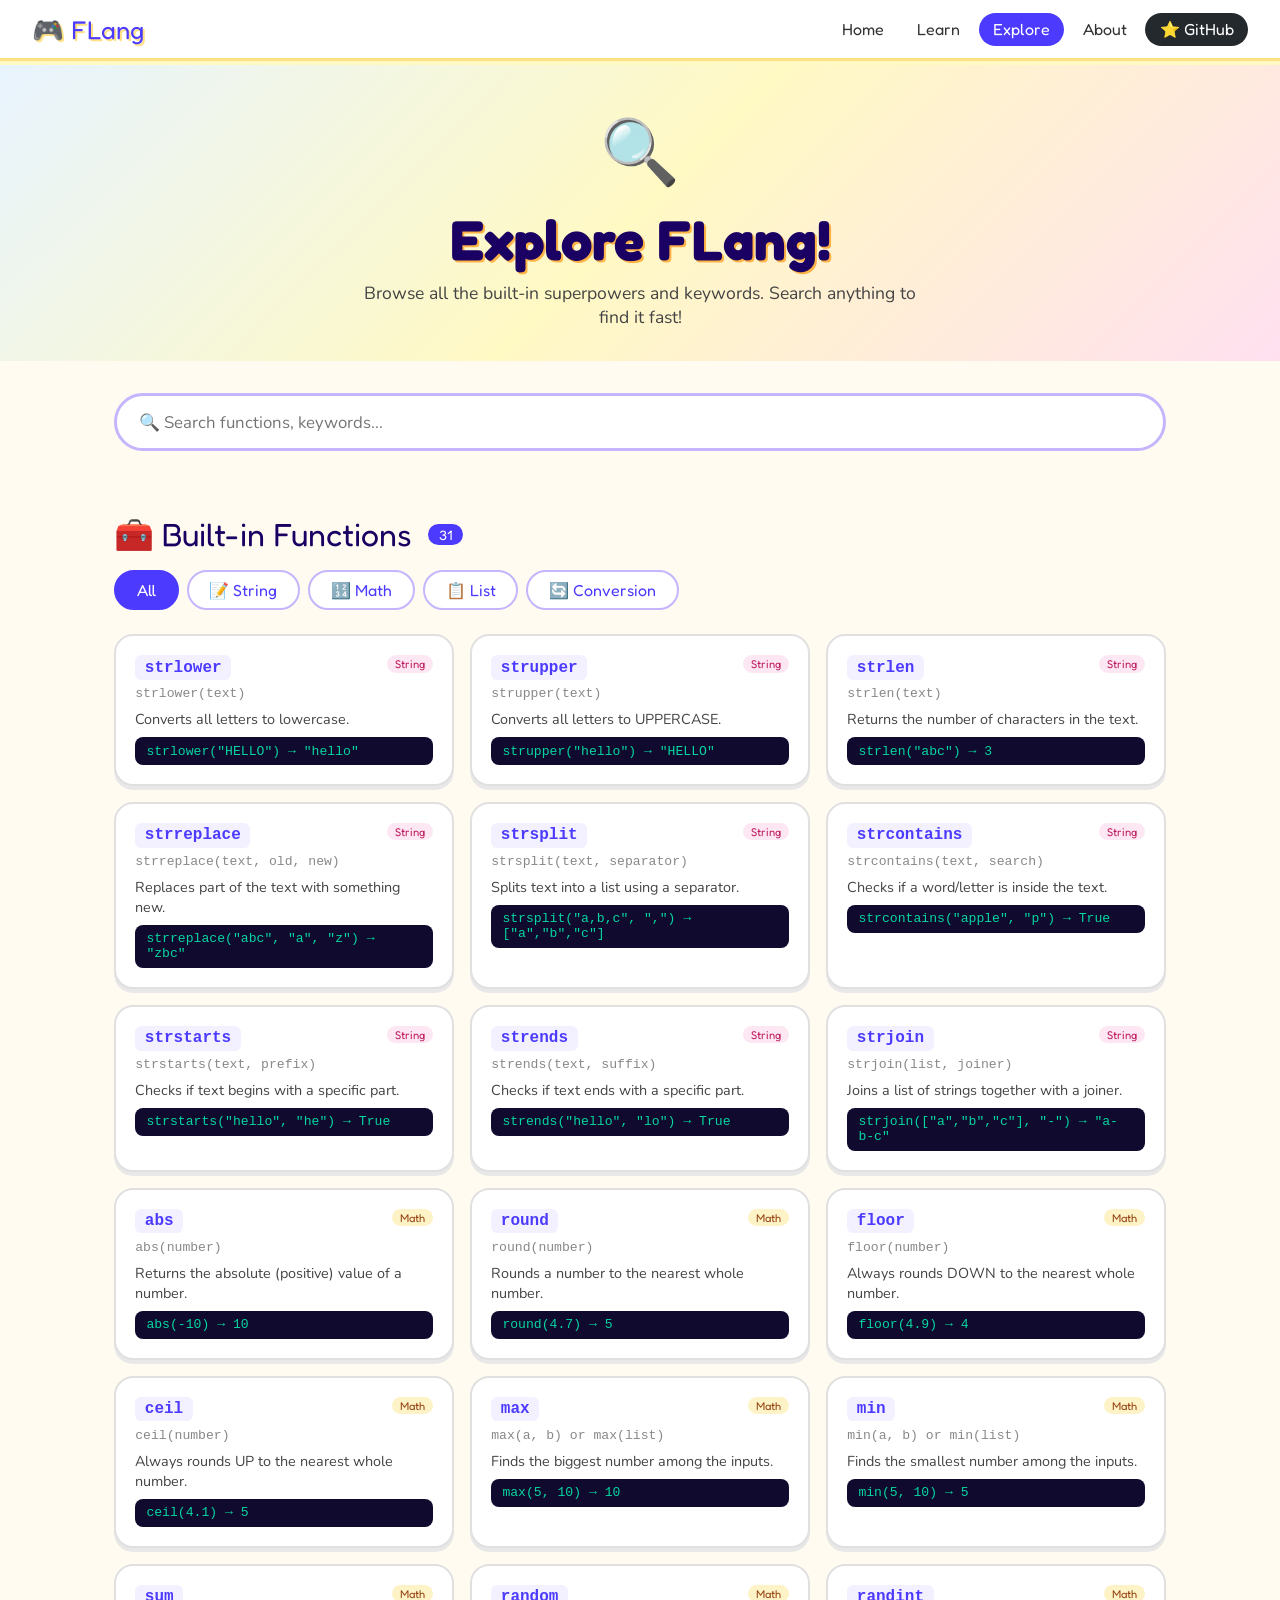
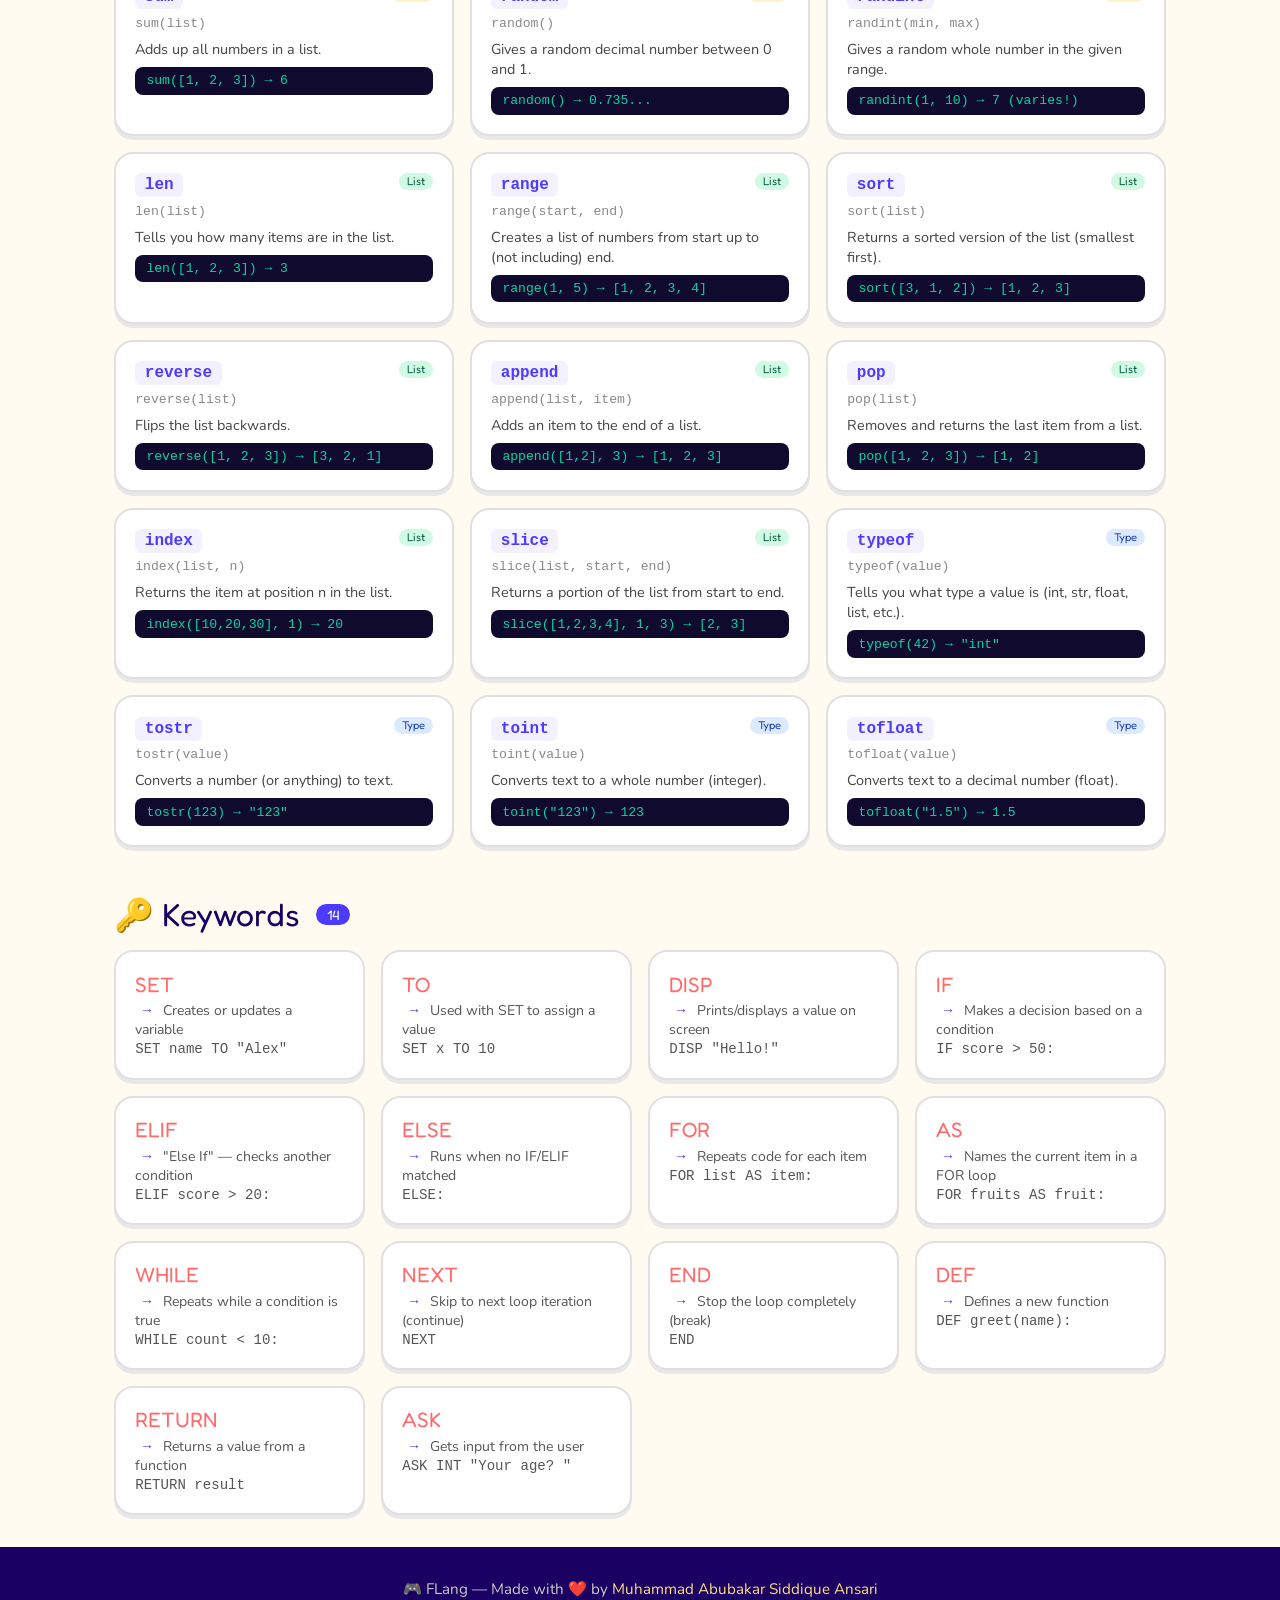
<file: website/explore.html>
<!DOCTYPE html>
<html lang="en">
<head>
  <meta charset="UTF-8" />
  <meta name="viewport" content="width=device-width, initial-scale=1.0" />
  <title>Explore FLang - Built-ins & Keywords</title>
  <link rel="icon" href="/favicon.svg" type="image/svg+xml" />
  <link href="https://fonts.googleapis.com/css2?family=Fredoka+One&family=Nunito:wght@400;600;700;800&display=swap" rel="stylesheet">
  <link rel="stylesheet" href="shared.css" />
  <style>
    .fn-grid {
      display: grid;
      grid-template-columns: repeat(auto-fill, minmax(280px, 1fr));
      gap: 1rem;
    }
    .fn-card {
      background: #fff;
      border-radius: 1.2rem;
      padding: 1.2rem;
      border: 2px solid #e0e0e0;
      box-shadow: 0 4px 0 #e8e8e8;
      transition: transform 0.2s, box-shadow 0.2s;
    }
    .fn-card:hover { transform: translateY(-4px); box-shadow: 0 8px 0 #e0e0e0; }
    .fn-card.hidden { display: none; }
    .fn-name {
      font-family: 'Courier New', monospace;
      font-weight: 800;
      font-size: 1rem;
      color: #4c3bff;
      background: #f3f0ff;
      display: inline-block;
      padding: 0.2rem 0.6rem;
      border-radius: 0.4rem;
      margin-bottom: 0.4rem;
    }
    .fn-signature {
      font-family: 'Courier New', monospace;
      font-size: 0.82rem;
      color: #888;
      margin-bottom: 0.5rem;
    }
    .fn-desc { font-size: 0.9rem; color: #444; margin-bottom: 0.5rem; }
    .fn-example {
      font-family: 'Courier New', monospace;
      font-size: 0.82rem;
      color: #06d6a0;
      background: #0f0a2e;
      padding: 0.4rem 0.7rem;
      border-radius: 0.5rem;
    }
    .fn-cat-badge {
      font-family: 'Fredoka One', cursive;
      font-size: 0.7rem;
      padding: 0.1rem 0.5rem;
      border-radius: 999px;
      float: right;
    }
    .cat-string { background: #fce7f3; color: #be185d; }
    .cat-math { background: #fef3c7; color: #92400e; }
    .cat-list { background: #d1fae5; color: #065f46; }
    .cat-type { background: #dbeafe; color: #1e40af; }

    .kw-grid {
      display: grid;
      grid-template-columns: repeat(auto-fill, minmax(220px, 1fr));
      gap: 1rem;
    }
    .kw-card {
      background: #fff;
      border-radius: 1.2rem;
      padding: 1.2rem;
      border: 2px solid #e0e0e0;
      box-shadow: 0 4px 0 #e8e8e8;
      transition: transform 0.2s;
    }
    .kw-card:hover { transform: translateY(-3px); }
    .kw-card.hidden { display: none; }
    .kw-word {
      font-family: 'Fredoka One', cursive;
      font-size: 1.3rem;
      color: #ff6b6b;
      margin-bottom: 0.3rem;
    }
    .kw-use { font-size: 0.88rem; color: #555; }
    .kw-arrow { color: #4c3bff; font-weight: 800; margin: 0 0.3rem; }

    .no-results {
      text-align: center;
      padding: 3rem;
      color: #888;
      font-size: 1.1rem;
      display: none;
    }
    .count-badge {
      background: #4c3bff;
      color: #fff;
      font-family: 'Fredoka One', cursive;
      font-size: 0.85rem;
      padding: 0.15rem 0.7rem;
      border-radius: 999px;
      margin-left: 0.5rem;
    }
  </style>
</head>
<body>
  <nav class="navbar">
    <a href="/" class="nav-logo">🎮 FLang</a>
    <div class="nav-links">
      <a href="/" class="nav-link">Home</a>
      <a href="/learn.html" class="nav-link">Learn</a>
      <a href="/explore.html" class="nav-link active">Explore</a>
      <a href="/about.html" class="nav-link">About</a>
      <a href="https://github.com/Ansari-Codes/funlang" target="_blank" class="nav-link github-link">⭐ GitHub</a>
    </div>
    <button class="hamburger" id="hamburger">☰</button>
  </nav>
  <div class="mobile-menu" id="mobileMenu">
    <a href="/" class="nav-link">Home</a>
    <a href="/learn.html" class="nav-link">Learn</a>
    <a href="/explore.html" class="nav-link active">Explore</a>
    <a href="/about.html" class="nav-link">About</a>
    <a href="https://github.com/Ansari-Codes/funlang" target="_blank" class="nav-link">⭐ GitHub</a>
  </div>

  <div class="page-hero">
    <span class="page-hero-emoji">🔍</span>
    <h1>Explore FLang!</h1>
    <p>Browse all the built-in superpowers and keywords. Search anything to find it fast!</p>
  </div>

  <main class="container">
    <input type="search" class="search-box" id="globalSearch" placeholder="🔍 Search functions, keywords..." autocomplete="off" />

    <!-- BUILT-IN FUNCTIONS -->
    <div class="section-title">
      🧰 Built-in Functions
      <span class="count-badge" id="fnCount">31</span>
    </div>
    <div class="tabs">
      <button class="tab-btn active" data-filter="all">All</button>
      <button class="tab-btn" data-filter="string">📝 String</button>
      <button class="tab-btn" data-filter="math">🔢 Math</button>
      <button class="tab-btn" data-filter="list">📋 List</button>
      <button class="tab-btn" data-filter="type">🔄 Conversion</button>
    </div>

    <div class="fn-grid" id="fnGrid">
      <!-- String Functions -->
      <div class="fn-card" data-cat="string" data-name="strlower">
        <span class="fn-cat-badge cat-string">String</span>
        <div class="fn-name">strlower</div>
        <div class="fn-signature">strlower(text)</div>
        <div class="fn-desc">Converts all letters to lowercase.</div>
        <div class="fn-example">strlower("HELLO") → "hello"</div>
      </div>
      <div class="fn-card" data-cat="string" data-name="strupper">
        <span class="fn-cat-badge cat-string">String</span>
        <div class="fn-name">strupper</div>
        <div class="fn-signature">strupper(text)</div>
        <div class="fn-desc">Converts all letters to UPPERCASE.</div>
        <div class="fn-example">strupper("hello") → "HELLO"</div>
      </div>
      <div class="fn-card" data-cat="string" data-name="strlen">
        <span class="fn-cat-badge cat-string">String</span>
        <div class="fn-name">strlen</div>
        <div class="fn-signature">strlen(text)</div>
        <div class="fn-desc">Returns the number of characters in the text.</div>
        <div class="fn-example">strlen("abc") → 3</div>
      </div>
      <div class="fn-card" data-cat="string" data-name="strreplace">
        <span class="fn-cat-badge cat-string">String</span>
        <div class="fn-name">strreplace</div>
        <div class="fn-signature">strreplace(text, old, new)</div>
        <div class="fn-desc">Replaces part of the text with something new.</div>
        <div class="fn-example">strreplace("abc", "a", "z") → "zbc"</div>
      </div>
      <div class="fn-card" data-cat="string" data-name="strsplit">
        <span class="fn-cat-badge cat-string">String</span>
        <div class="fn-name">strsplit</div>
        <div class="fn-signature">strsplit(text, separator)</div>
        <div class="fn-desc">Splits text into a list using a separator.</div>
        <div class="fn-example">strsplit("a,b,c", ",") → ["a","b","c"]</div>
      </div>
      <div class="fn-card" data-cat="string" data-name="strcontains">
        <span class="fn-cat-badge cat-string">String</span>
        <div class="fn-name">strcontains</div>
        <div class="fn-signature">strcontains(text, search)</div>
        <div class="fn-desc">Checks if a word/letter is inside the text.</div>
        <div class="fn-example">strcontains("apple", "p") → True</div>
      </div>
      <div class="fn-card" data-cat="string" data-name="strstarts">
        <span class="fn-cat-badge cat-string">String</span>
        <div class="fn-name">strstarts</div>
        <div class="fn-signature">strstarts(text, prefix)</div>
        <div class="fn-desc">Checks if text begins with a specific part.</div>
        <div class="fn-example">strstarts("hello", "he") → True</div>
      </div>
      <div class="fn-card" data-cat="string" data-name="strends">
        <span class="fn-cat-badge cat-string">String</span>
        <div class="fn-name">strends</div>
        <div class="fn-signature">strends(text, suffix)</div>
        <div class="fn-desc">Checks if text ends with a specific part.</div>
        <div class="fn-example">strends("hello", "lo") → True</div>
      </div>
      <div class="fn-card" data-cat="string" data-name="strjoin">
        <span class="fn-cat-badge cat-string">String</span>
        <div class="fn-name">strjoin</div>
        <div class="fn-signature">strjoin(list, joiner)</div>
        <div class="fn-desc">Joins a list of strings together with a joiner.</div>
        <div class="fn-example">strjoin(["a","b","c"], "-") → "a-b-c"</div>
      </div>
      <!-- Math Functions -->
      <div class="fn-card" data-cat="math" data-name="abs">
        <span class="fn-cat-badge cat-math">Math</span>
        <div class="fn-name">abs</div>
        <div class="fn-signature">abs(number)</div>
        <div class="fn-desc">Returns the absolute (positive) value of a number.</div>
        <div class="fn-example">abs(-10) → 10</div>
      </div>
      <div class="fn-card" data-cat="math" data-name="round">
        <span class="fn-cat-badge cat-math">Math</span>
        <div class="fn-name">round</div>
        <div class="fn-signature">round(number)</div>
        <div class="fn-desc">Rounds a number to the nearest whole number.</div>
        <div class="fn-example">round(4.7) → 5</div>
      </div>
      <div class="fn-card" data-cat="math" data-name="floor">
        <span class="fn-cat-badge cat-math">Math</span>
        <div class="fn-name">floor</div>
        <div class="fn-signature">floor(number)</div>
        <div class="fn-desc">Always rounds DOWN to the nearest whole number.</div>
        <div class="fn-example">floor(4.9) → 4</div>
      </div>
      <div class="fn-card" data-cat="math" data-name="ceil">
        <span class="fn-cat-badge cat-math">Math</span>
        <div class="fn-name">ceil</div>
        <div class="fn-signature">ceil(number)</div>
        <div class="fn-desc">Always rounds UP to the nearest whole number.</div>
        <div class="fn-example">ceil(4.1) → 5</div>
      </div>
      <div class="fn-card" data-cat="math" data-name="max">
        <span class="fn-cat-badge cat-math">Math</span>
        <div class="fn-name">max</div>
        <div class="fn-signature">max(a, b) or max(list)</div>
        <div class="fn-desc">Finds the biggest number among the inputs.</div>
        <div class="fn-example">max(5, 10) → 10</div>
      </div>
      <div class="fn-card" data-cat="math" data-name="min">
        <span class="fn-cat-badge cat-math">Math</span>
        <div class="fn-name">min</div>
        <div class="fn-signature">min(a, b) or min(list)</div>
        <div class="fn-desc">Finds the smallest number among the inputs.</div>
        <div class="fn-example">min(5, 10) → 5</div>
      </div>
      <div class="fn-card" data-cat="math" data-name="sum">
        <span class="fn-cat-badge cat-math">Math</span>
        <div class="fn-name">sum</div>
        <div class="fn-signature">sum(list)</div>
        <div class="fn-desc">Adds up all numbers in a list.</div>
        <div class="fn-example">sum([1, 2, 3]) → 6</div>
      </div>
      <div class="fn-card" data-cat="math" data-name="random">
        <span class="fn-cat-badge cat-math">Math</span>
        <div class="fn-name">random</div>
        <div class="fn-signature">random()</div>
        <div class="fn-desc">Gives a random decimal number between 0 and 1.</div>
        <div class="fn-example">random() → 0.735...</div>
      </div>
      <div class="fn-card" data-cat="math" data-name="randint">
        <span class="fn-cat-badge cat-math">Math</span>
        <div class="fn-name">randint</div>
        <div class="fn-signature">randint(min, max)</div>
        <div class="fn-desc">Gives a random whole number in the given range.</div>
        <div class="fn-example">randint(1, 10) → 7 (varies!)</div>
      </div>
      <!-- List Functions -->
      <div class="fn-card" data-cat="list" data-name="len">
        <span class="fn-cat-badge cat-list">List</span>
        <div class="fn-name">len</div>
        <div class="fn-signature">len(list)</div>
        <div class="fn-desc">Tells you how many items are in the list.</div>
        <div class="fn-example">len([1, 2, 3]) → 3</div>
      </div>
      <div class="fn-card" data-cat="list" data-name="range">
        <span class="fn-cat-badge cat-list">List</span>
        <div class="fn-name">range</div>
        <div class="fn-signature">range(start, end)</div>
        <div class="fn-desc">Creates a list of numbers from start up to (not including) end.</div>
        <div class="fn-example">range(1, 5) → [1, 2, 3, 4]</div>
      </div>
      <div class="fn-card" data-cat="list" data-name="sort">
        <span class="fn-cat-badge cat-list">List</span>
        <div class="fn-name">sort</div>
        <div class="fn-signature">sort(list)</div>
        <div class="fn-desc">Returns a sorted version of the list (smallest first).</div>
        <div class="fn-example">sort([3, 1, 2]) → [1, 2, 3]</div>
      </div>
      <div class="fn-card" data-cat="list" data-name="reverse">
        <span class="fn-cat-badge cat-list">List</span>
        <div class="fn-name">reverse</div>
        <div class="fn-signature">reverse(list)</div>
        <div class="fn-desc">Flips the list backwards.</div>
        <div class="fn-example">reverse([1, 2, 3]) → [3, 2, 1]</div>
      </div>
      <div class="fn-card" data-cat="list" data-name="append">
        <span class="fn-cat-badge cat-list">List</span>
        <div class="fn-name">append</div>
        <div class="fn-signature">append(list, item)</div>
        <div class="fn-desc">Adds an item to the end of a list.</div>
        <div class="fn-example">append([1,2], 3) → [1, 2, 3]</div>
      </div>
      <div class="fn-card" data-cat="list" data-name="pop">
        <span class="fn-cat-badge cat-list">List</span>
        <div class="fn-name">pop</div>
        <div class="fn-signature">pop(list)</div>
        <div class="fn-desc">Removes and returns the last item from a list.</div>
        <div class="fn-example">pop([1, 2, 3]) → [1, 2]</div>
      </div>
      <div class="fn-card" data-cat="list" data-name="index">
        <span class="fn-cat-badge cat-list">List</span>
        <div class="fn-name">index</div>
        <div class="fn-signature">index(list, n)</div>
        <div class="fn-desc">Returns the item at position n in the list.</div>
        <div class="fn-example">index([10,20,30], 1) → 20</div>
      </div>
      <div class="fn-card" data-cat="list" data-name="slice">
        <span class="fn-cat-badge cat-list">List</span>
        <div class="fn-name">slice</div>
        <div class="fn-signature">slice(list, start, end)</div>
        <div class="fn-desc">Returns a portion of the list from start to end.</div>
        <div class="fn-example">slice([1,2,3,4], 1, 3) → [2, 3]</div>
      </div>
      <!-- Type/Conversion Functions -->
      <div class="fn-card" data-cat="type" data-name="typeof">
        <span class="fn-cat-badge cat-type">Type</span>
        <div class="fn-name">typeof</div>
        <div class="fn-signature">typeof(value)</div>
        <div class="fn-desc">Tells you what type a value is (int, str, float, list, etc.).</div>
        <div class="fn-example">typeof(42) → "int"</div>
      </div>
      <div class="fn-card" data-cat="type" data-name="tostr">
        <span class="fn-cat-badge cat-type">Type</span>
        <div class="fn-name">tostr</div>
        <div class="fn-signature">tostr(value)</div>
        <div class="fn-desc">Converts a number (or anything) to text.</div>
        <div class="fn-example">tostr(123) → "123"</div>
      </div>
      <div class="fn-card" data-cat="type" data-name="toint">
        <span class="fn-cat-badge cat-type">Type</span>
        <div class="fn-name">toint</div>
        <div class="fn-signature">toint(value)</div>
        <div class="fn-desc">Converts text to a whole number (integer).</div>
        <div class="fn-example">toint("123") → 123</div>
      </div>
      <div class="fn-card" data-cat="type" data-name="tofloat">
        <span class="fn-cat-badge cat-type">Type</span>
        <div class="fn-name">tofloat</div>
        <div class="fn-signature">tofloat(value)</div>
        <div class="fn-desc">Converts text to a decimal number (float).</div>
        <div class="fn-example">tofloat("1.5") → 1.5</div>
      </div>
    </div>
    <div class="no-results" id="fnNoResults">😕 No functions found! Try a different search.</div>

    <!-- KEYWORDS -->
    <div class="section-title" style="margin-top: 3rem;">
      🔑 Keywords
      <span class="count-badge" id="kwCount">14</span>
    </div>
    <div class="kw-grid" id="kwGrid">
      <div class="kw-card" data-name="set">
        <div class="kw-word">SET</div>
        <div class="kw-use"><span class="kw-arrow">→</span> Creates or updates a variable<br><code>SET name TO "Alex"</code></div>
      </div>
      <div class="kw-card" data-name="to">
        <div class="kw-word">TO</div>
        <div class="kw-use"><span class="kw-arrow">→</span> Used with SET to assign a value<br><code>SET x TO 10</code></div>
      </div>
      <div class="kw-card" data-name="disp">
        <div class="kw-word">DISP</div>
        <div class="kw-use"><span class="kw-arrow">→</span> Prints/displays a value on screen<br><code>DISP "Hello!"</code></div>
      </div>
      <div class="kw-card" data-name="if">
        <div class="kw-word">IF</div>
        <div class="kw-use"><span class="kw-arrow">→</span> Makes a decision based on a condition<br><code>IF score > 50:</code></div>
      </div>
      <div class="kw-card" data-name="elif">
        <div class="kw-word">ELIF</div>
        <div class="kw-use"><span class="kw-arrow">→</span> "Else If" — checks another condition<br><code>ELIF score > 20:</code></div>
      </div>
      <div class="kw-card" data-name="else">
        <div class="kw-word">ELSE</div>
        <div class="kw-use"><span class="kw-arrow">→</span> Runs when no IF/ELIF matched<br><code>ELSE:</code></div>
      </div>
      <div class="kw-card" data-name="for">
        <div class="kw-word">FOR</div>
        <div class="kw-use"><span class="kw-arrow">→</span> Repeats code for each item<br><code>FOR list AS item:</code></div>
      </div>
      <div class="kw-card" data-name="as">
        <div class="kw-word">AS</div>
        <div class="kw-use"><span class="kw-arrow">→</span> Names the current item in a FOR loop<br><code>FOR fruits AS fruit:</code></div>
      </div>
      <div class="kw-card" data-name="while">
        <div class="kw-word">WHILE</div>
        <div class="kw-use"><span class="kw-arrow">→</span> Repeats while a condition is true<br><code>WHILE count < 10:</code></div>
      </div>
      <div class="kw-card" data-name="next">
        <div class="kw-word">NEXT</div>
        <div class="kw-use"><span class="kw-arrow">→</span> Skip to next loop iteration (continue)<br><code>NEXT</code></div>
      </div>
      <div class="kw-card" data-name="end">
        <div class="kw-word">END</div>
        <div class="kw-use"><span class="kw-arrow">→</span> Stop the loop completely (break)<br><code>END</code></div>
      </div>
      <div class="kw-card" data-name="def">
        <div class="kw-word">DEF</div>
        <div class="kw-use"><span class="kw-arrow">→</span> Defines a new function<br><code>DEF greet(name):</code></div>
      </div>
      <div class="kw-card" data-name="return">
        <div class="kw-word">RETURN</div>
        <div class="kw-use"><span class="kw-arrow">→</span> Returns a value from a function<br><code>RETURN result</code></div>
      </div>
      <div class="kw-card" data-name="ask">
        <div class="kw-word">ASK</div>
        <div class="kw-use"><span class="kw-arrow">→</span> Gets input from the user<br><code>ASK INT "Your age? "</code></div>
      </div>
    </div>
    <div class="no-results" id="kwNoResults">😕 No keywords found! Try a different search.</div>

  </main>

  <footer class="footer">
    <p>🎮 FLang — Made with ❤️ by <a href="/about.html">Muhammad Abubakar Siddique Ansari</a></p>
  </footer>

  <script>
    document.getElementById('hamburger').addEventListener('click', () => {
      document.getElementById('mobileMenu').classList.toggle('open');
    });

    const searchInput = document.getElementById('globalSearch');
    const fnGrid = document.getElementById('fnGrid');
    const kwGrid = document.getElementById('kwGrid');
    const fnNoResults = document.getElementById('fnNoResults');
    const kwNoResults = document.getElementById('kwNoResults');
    const fnCount = document.getElementById('fnCount');
    const kwCount = document.getElementById('kwCount');
    let activeFilter = 'all';

    document.querySelectorAll('.tab-btn').forEach(btn => {
      btn.addEventListener('click', () => {
        document.querySelectorAll('.tab-btn').forEach(b => b.classList.remove('active'));
        btn.classList.add('active');
        activeFilter = btn.dataset.filter;
        filterAll();
      });
    });

    function filterAll() {
      const q = searchInput.value.toLowerCase().trim();
      let fnVisible = 0, kwVisible = 0;

      document.querySelectorAll('.fn-card').forEach(card => {
        const cat = card.dataset.cat;
        const name = card.dataset.name;
        const text = card.textContent.toLowerCase();
        const catMatch = activeFilter === 'all' || cat === activeFilter;
        const searchMatch = !q || text.includes(q);
        const show = catMatch && searchMatch;
        card.classList.toggle('hidden', !show);
        if (show) fnVisible++;
      });

      document.querySelectorAll('.kw-card').forEach(card => {
        const name = card.dataset.name;
        const text = card.textContent.toLowerCase();
        const show = !q || text.includes(q);
        card.classList.toggle('hidden', !show);
        if (show) kwVisible++;
      });

      fnCount.textContent = fnVisible;
      kwCount.textContent = kwVisible;
      fnNoResults.style.display = fnVisible === 0 ? 'block' : 'none';
      kwNoResults.style.display = kwVisible === 0 ? 'block' : 'none';
    }

    searchInput.addEventListener('input', filterAll);
  </script>
</body>
</html>
</file>
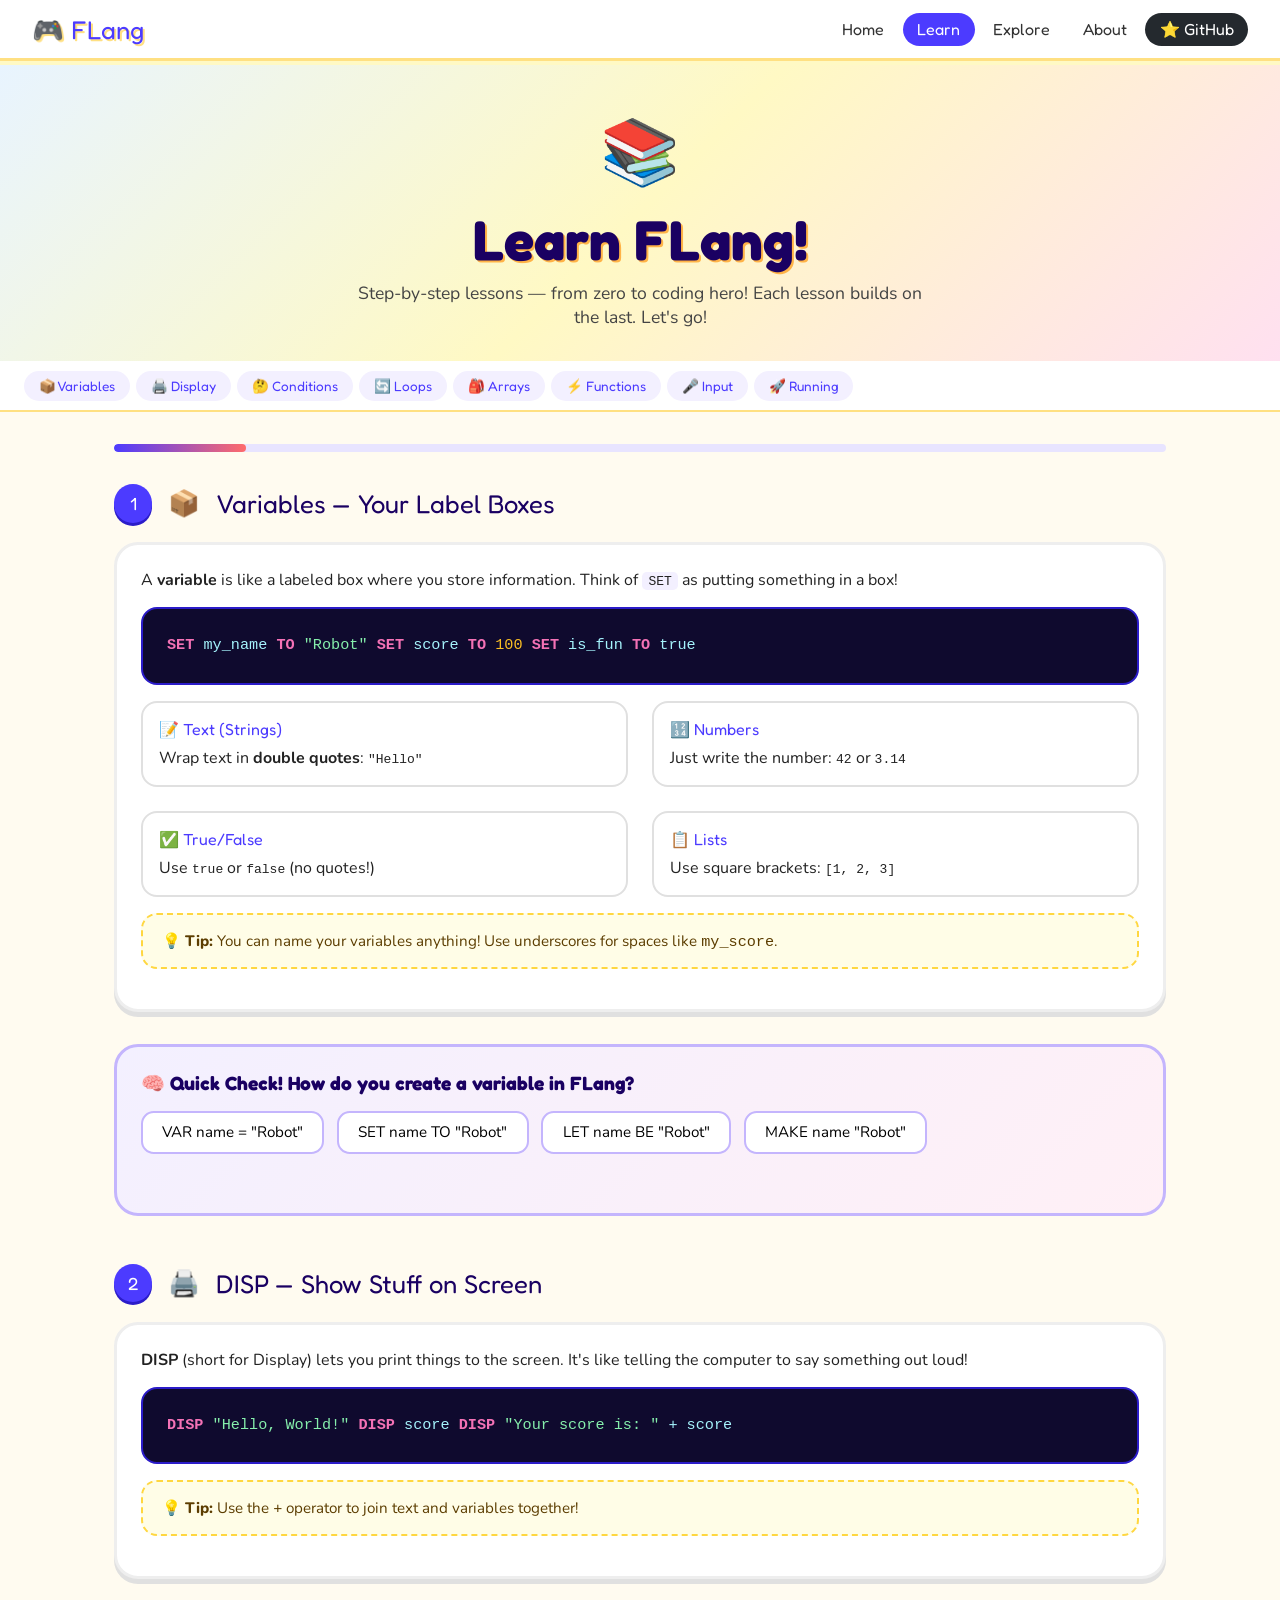
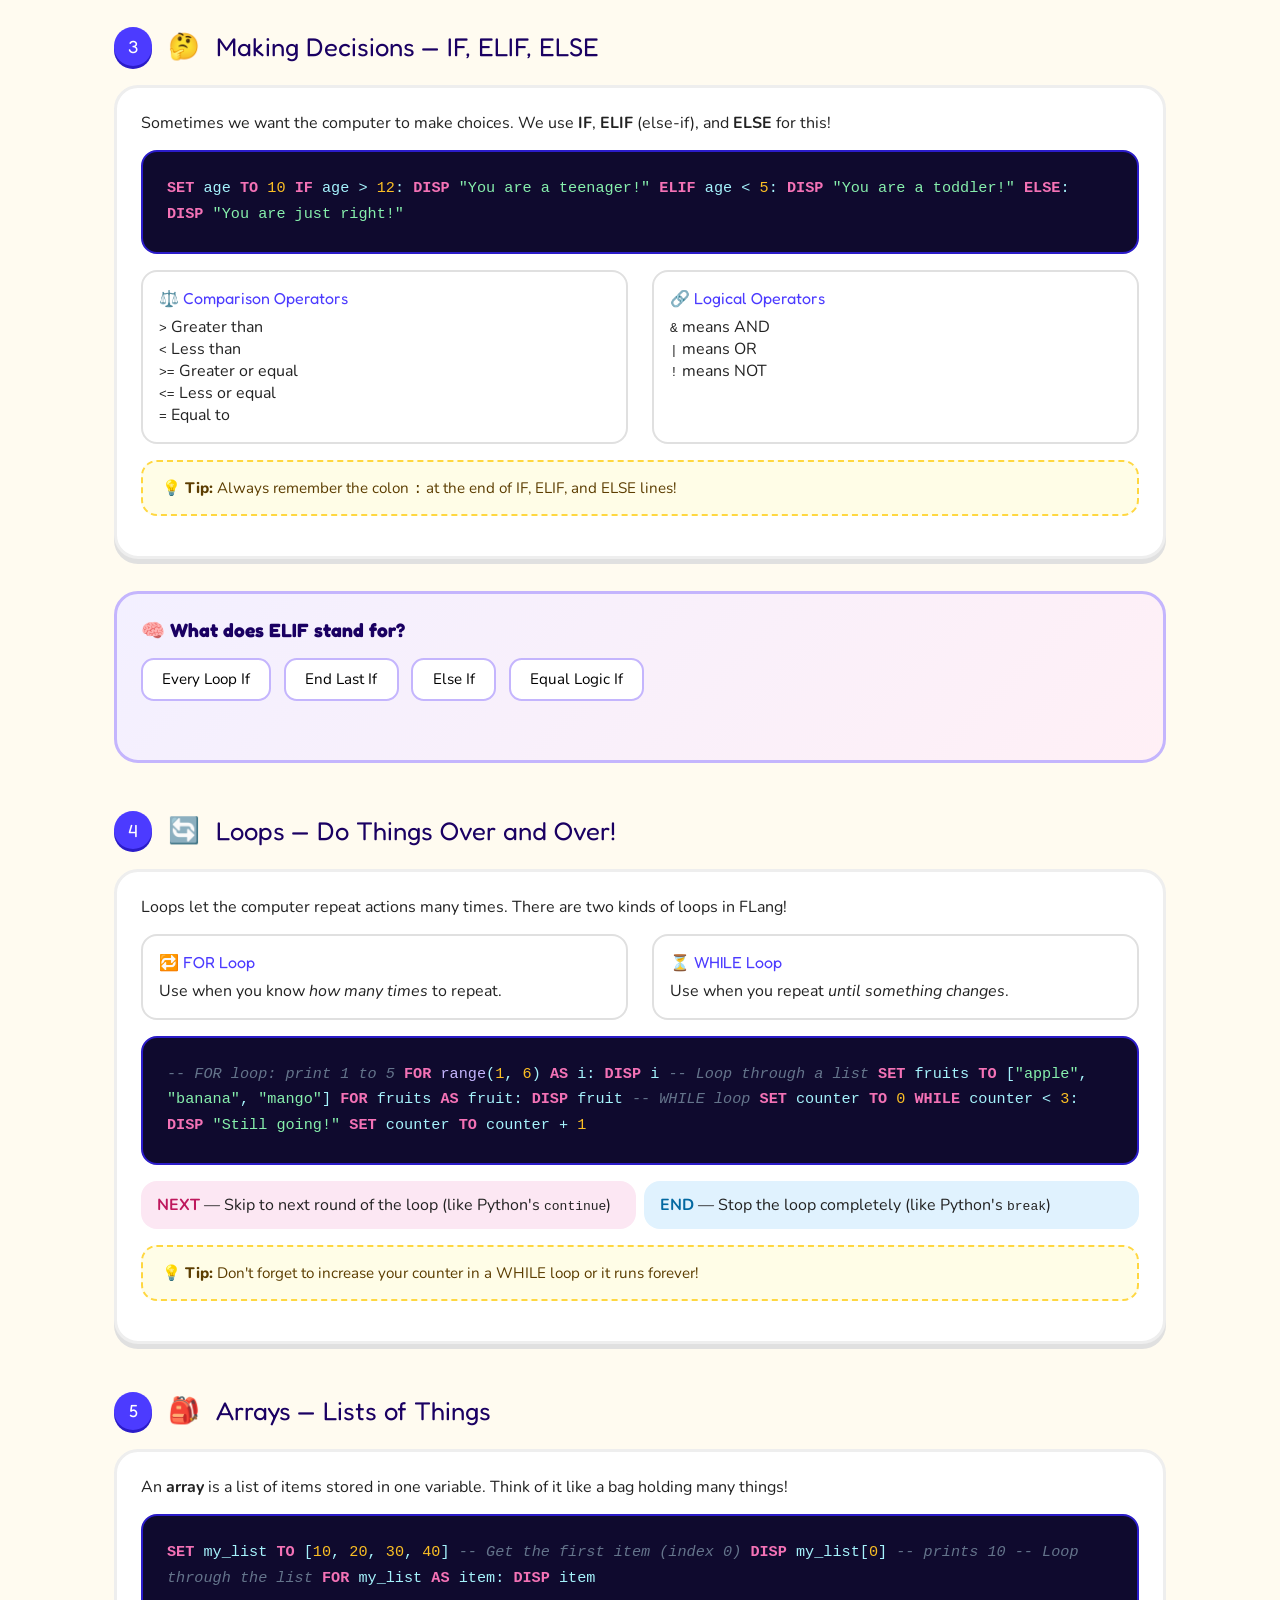
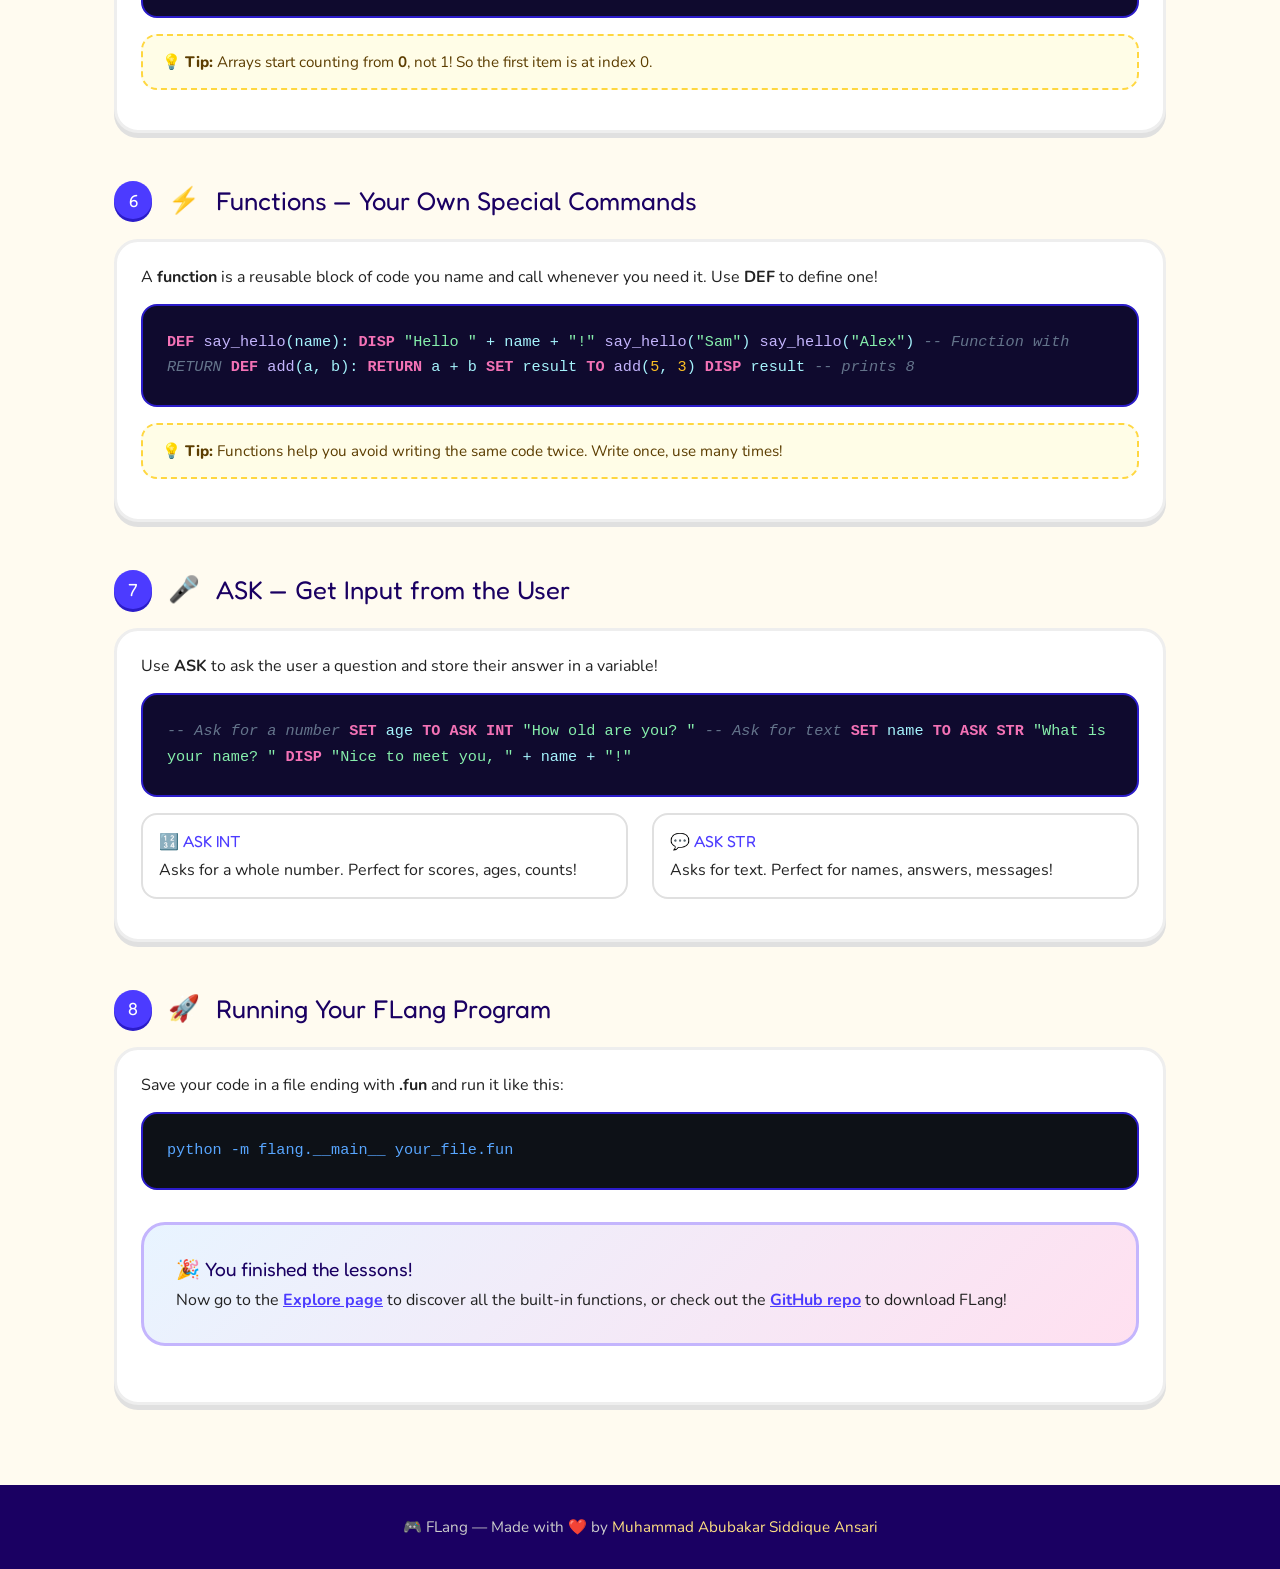
<file: website/learn.html>
<!DOCTYPE html>
<html lang="en">
<head>
  <meta charset="UTF-8" />
  <meta name="viewport" content="width=device-width, initial-scale=1.0" />
  <title>Learn FLang - The Fun Language!</title>
  <link rel="icon" href="/favicon.svg" type="image/svg+xml" />
  <link href="https://fonts.googleapis.com/css2?family=Fredoka+One&family=Nunito:wght@400;600;700;800&display=swap" rel="stylesheet">
  <link rel="stylesheet" href="shared.css" />
  <style>
    .lesson-nav {
      position: sticky;
      top: 69px;
      z-index: 50;
      background: #fff;
      border-bottom: 2px solid #ffe082;
      padding: 0.6rem 1.5rem;
      display: flex;
      gap: 0.4rem;
      flex-wrap: wrap;
      overflow-x: auto;
    }
    .lesson-nav a {
      font-family: 'Fredoka One', cursive;
      font-size: 0.85rem;
      color: #4c3bff;
      text-decoration: none;
      padding: 0.3rem 0.8rem;
      border-radius: 999px;
      background: #f3f0ff;
      white-space: nowrap;
      border: 2px solid transparent;
      transition: all 0.15s;
    }
    .lesson-nav a:hover { background: #4c3bff; color: #fff; }
    .lesson-section {
      margin-bottom: 3rem;
      scroll-margin-top: 130px;
    }
    .lesson-header {
      display: flex;
      align-items: center;
      gap: 1rem;
      margin-bottom: 1.2rem;
    }
    .lesson-num {
      background: #4c3bff;
      color: #fff;
      font-family: 'Fredoka One', cursive;
      font-size: 1.1rem;
      width: 2.4rem;
      height: 2.4rem;
      border-radius: 50%;
      display: flex;
      align-items: center;
      justify-content: center;
      flex-shrink: 0;
      box-shadow: 0 3px 0 #2b1cc9;
    }
    .lesson-title {
      font-family: 'Fredoka One', cursive;
      font-size: 1.6rem;
      color: #1a0062;
    }
    .lesson-emoji { font-size: 1.6rem; }
    .tip-box {
      background: #fffde7;
      border: 2px dashed #ffd740;
      border-radius: 1rem;
      padding: 1rem 1.2rem;
      margin: 1rem 0;
      font-size: 0.95rem;
      color: #5c3d00;
    }
    .tip-box::before { content: '💡 Tip: '; font-weight: 800; }
    .two-col {
      display: grid;
      grid-template-columns: 1fr 1fr;
      gap: 1.5rem;
      margin: 1rem 0;
    }
    @media (max-width: 600px) { .two-col { grid-template-columns: 1fr; } }
    .mini-card {
      background: #fff;
      border-radius: 1rem;
      padding: 1rem;
      border: 2px solid #e0e0e0;
    }
    .mini-card-title {
      font-family: 'Fredoka One', cursive;
      color: #4c3bff;
      margin-bottom: 0.5rem;
    }
    .keyword-pill {
      display: inline-block;
      background: #4c3bff;
      color: #fff;
      font-family: 'Fredoka One', cursive;
      font-size: 1rem;
      padding: 0.25rem 0.8rem;
      border-radius: 0.4rem;
      margin: 0.2rem;
    }
    .progress-bar-wrap {
      background: #e8e4ff;
      border-radius: 999px;
      height: 8px;
      margin-bottom: 2rem;
      overflow: hidden;
    }
    .progress-bar {
      background: linear-gradient(90deg, #4c3bff, #ff6b6b);
      height: 100%;
      border-radius: 999px;
      transition: width 0.5s ease;
    }
    .quiz-box {
      background: linear-gradient(135deg, #f3f0ff, #fff0f6);
      border: 3px solid #c4b5fd;
      border-radius: 1.5rem;
      padding: 1.5rem;
      margin: 2rem 0;
    }
    .quiz-box h3 {
      font-family: 'Fredoka One', cursive;
      color: #1a0062;
      font-size: 1.2rem;
      margin-bottom: 1rem;
    }
    .quiz-options { display: flex; flex-wrap: wrap; gap: 0.8rem; }
    .quiz-opt {
      background: #fff;
      border: 2px solid #c4b5fd;
      border-radius: 0.8rem;
      padding: 0.6rem 1.2rem;
      font-family: 'Nunito', sans-serif;
      font-size: 0.95rem;
      cursor: pointer;
      transition: all 0.15s;
    }
    .quiz-opt:hover { background: #e8e4ff; border-color: #4c3bff; }
    .quiz-opt.correct { background: #d1fae5; border-color: #10b981; color: #065f46; }
    .quiz-opt.wrong { background: #fee2e2; border-color: #ef4444; color: #991b1b; }
    .quiz-result { margin-top: 0.8rem; font-weight: 700; font-size: 0.95rem; min-height: 1.4rem; }
  </style>
</head>
<body>
  <nav class="navbar">
    <a href="/" class="nav-logo">🎮 FLang</a>
    <div class="nav-links">
      <a href="/" class="nav-link">Home</a>
      <a href="/learn.html" class="nav-link active">Learn</a>
      <a href="/explore.html" class="nav-link">Explore</a>
      <a href="/about.html" class="nav-link">About</a>
      <a href="https://github.com/Ansari-Codes/funlang" target="_blank" class="nav-link github-link">⭐ GitHub</a>
    </div>
    <button class="hamburger" id="hamburger">☰</button>
  </nav>
  <div class="mobile-menu" id="mobileMenu">
    <a href="/" class="nav-link">Home</a>
    <a href="/learn.html" class="nav-link active">Learn</a>
    <a href="/explore.html" class="nav-link">Explore</a>
    <a href="/about.html" class="nav-link">About</a>
    <a href="https://github.com/Ansari-Codes/funlang" target="_blank" class="nav-link">⭐ GitHub</a>
  </div>

  <div class="page-hero">
    <span class="page-hero-emoji">📚</span>
    <h1>Learn FLang!</h1>
    <p>Step-by-step lessons — from zero to coding hero! Each lesson builds on the last. Let's go!</p>
  </div>

  <nav class="lesson-nav" aria-label="Lesson navigation">
    <a href="#variables">📦 Variables</a>
    <a href="#display">🖨️ Display</a>
    <a href="#conditions">🤔 Conditions</a>
    <a href="#loops">🔄 Loops</a>
    <a href="#arrays">🎒 Arrays</a>
    <a href="#functions">⚡ Functions</a>
    <a href="#input">🎤 Input</a>
    <a href="#running">🚀 Running</a>
  </nav>

  <main class="container">
    <div class="progress-bar-wrap">
      <div class="progress-bar" id="progressBar" style="width: 0%"></div>
    </div>

    <!-- LESSON 1: Variables -->
    <section class="lesson-section" id="variables">
      <div class="lesson-header">
        <div class="lesson-num">1</div>
        <span class="lesson-emoji">📦</span>
        <div class="lesson-title">Variables — Your Label Boxes</div>
      </div>
      <div class="card">
        <p style="margin-bottom:1rem;">A <strong>variable</strong> is like a labeled box where you store information. Think of <code style="background:#f3f0ff;padding:0.1rem 0.4rem;border-radius:0.3rem;">SET</code> as putting something in a box!</p>
        <div class="code-block"><span class="kw">SET</span> my_name <span class="kw">TO</span> <span class="str">"Robot"</span>
<span class="kw">SET</span> score <span class="kw">TO</span> <span class="num">100</span>
<span class="kw">SET</span> is_fun <span class="kw">TO</span> true</div>
        <div class="two-col">
          <div class="mini-card">
            <div class="mini-card-title">📝 Text (Strings)</div>
            <p>Wrap text in <strong>double quotes</strong>: <code>"Hello"</code></p>
          </div>
          <div class="mini-card">
            <div class="mini-card-title">🔢 Numbers</div>
            <p>Just write the number: <code>42</code> or <code>3.14</code></p>
          </div>
          <div class="mini-card">
            <div class="mini-card-title">✅ True/False</div>
            <p>Use <code>true</code> or <code>false</code> (no quotes!)</p>
          </div>
          <div class="mini-card">
            <div class="mini-card-title">📋 Lists</div>
            <p>Use square brackets: <code>[1, 2, 3]</code></p>
          </div>
        </div>
        <div class="tip-box">You can name your variables anything! Use underscores for spaces like <code>my_score</code>.</div>
      </div>

      <div class="quiz-box">
        <h3>🧠 Quick Check! How do you create a variable in FLang?</h3>
        <div class="quiz-options">
          <button class="quiz-opt" onclick="checkQuiz(this, false)">VAR name = "Robot"</button>
          <button class="quiz-opt" onclick="checkQuiz(this, true)">SET name TO "Robot"</button>
          <button class="quiz-opt" onclick="checkQuiz(this, false)">LET name BE "Robot"</button>
          <button class="quiz-opt" onclick="checkQuiz(this, false)">MAKE name "Robot"</button>
        </div>
        <div class="quiz-result" id="qr1"></div>
      </div>
    </section>

    <!-- LESSON 2: Display -->
    <section class="lesson-section" id="display">
      <div class="lesson-header">
        <div class="lesson-num">2</div>
        <span class="lesson-emoji">🖨️</span>
        <div class="lesson-title">DISP — Show Stuff on Screen</div>
      </div>
      <div class="card">
        <p style="margin-bottom:1rem;"><strong>DISP</strong> (short for Display) lets you print things to the screen. It's like telling the computer to say something out loud!</p>
        <div class="code-block"><span class="kw">DISP</span> <span class="str">"Hello, World!"</span>
<span class="kw">DISP</span> score
<span class="kw">DISP</span> <span class="str">"Your score is: "</span> + score</div>
        <div class="tip-box">Use the <code>+</code> operator to join text and variables together!</div>
      </div>
    </section>

    <!-- LESSON 3: Conditions -->
    <section class="lesson-section" id="conditions">
      <div class="lesson-header">
        <div class="lesson-num">3</div>
        <span class="lesson-emoji">🤔</span>
        <div class="lesson-title">Making Decisions — IF, ELIF, ELSE</div>
      </div>
      <div class="card">
        <p style="margin-bottom:1rem;">Sometimes we want the computer to make choices. We use <strong>IF</strong>, <strong>ELIF</strong> (else-if), and <strong>ELSE</strong> for this!</p>
        <div class="code-block"><span class="kw">SET</span> age <span class="kw">TO</span> <span class="num">10</span>

<span class="kw">IF</span> age > <span class="num">12</span>:
    <span class="kw">DISP</span> <span class="str">"You are a teenager!"</span>
<span class="kw">ELIF</span> age < <span class="num">5</span>:
    <span class="kw">DISP</span> <span class="str">"You are a toddler!"</span>
<span class="kw">ELSE</span>:
    <span class="kw">DISP</span> <span class="str">"You are just right!"</span></div>
        <div class="two-col">
          <div class="mini-card">
            <div class="mini-card-title">⚖️ Comparison Operators</div>
            <p><code>&gt;</code> Greater than<br><code>&lt;</code> Less than<br><code>&gt;=</code> Greater or equal<br><code>&lt;=</code> Less or equal<br><code>=</code> Equal to</p>
          </div>
          <div class="mini-card">
            <div class="mini-card-title">🔗 Logical Operators</div>
            <p><code>&amp;</code> means AND<br><code>|</code> means OR<br><code>!</code> means NOT</p>
          </div>
        </div>
        <div class="tip-box">Always remember the colon <code>:</code> at the end of IF, ELIF, and ELSE lines!</div>
      </div>

      <div class="quiz-box">
        <h3>🧠 What does ELIF stand for?</h3>
        <div class="quiz-options">
          <button class="quiz-opt" onclick="checkQuiz(this, false)">Every Loop If</button>
          <button class="quiz-opt" onclick="checkQuiz(this, false)">End Last If</button>
          <button class="quiz-opt" onclick="checkQuiz(this, true)">Else If</button>
          <button class="quiz-opt" onclick="checkQuiz(this, false)">Equal Logic If</button>
        </div>
        <div class="quiz-result"></div>
      </div>
    </section>

    <!-- LESSON 4: Loops -->
    <section class="lesson-section" id="loops">
      <div class="lesson-header">
        <div class="lesson-num">4</div>
        <span class="lesson-emoji">🔄</span>
        <div class="lesson-title">Loops — Do Things Over and Over!</div>
      </div>
      <div class="card">
        <p style="margin-bottom:1rem;">Loops let the computer repeat actions many times. There are two kinds of loops in FLang!</p>
        <div class="two-col">
          <div class="mini-card">
            <div class="mini-card-title">🔁 FOR Loop</div>
            <p>Use when you know <em>how many times</em> to repeat.</p>
          </div>
          <div class="mini-card">
            <div class="mini-card-title">⏳ WHILE Loop</div>
            <p>Use when you repeat <em>until something changes</em>.</p>
          </div>
        </div>
        <div class="code-block"><span class="cmt">-- FOR loop: print 1 to 5</span>
<span class="kw">FOR</span> <span class="fn">range</span>(<span class="num">1</span>, <span class="num">6</span>) <span class="kw">AS</span> i:
    <span class="kw">DISP</span> i

<span class="cmt">-- Loop through a list</span>
<span class="kw">SET</span> fruits <span class="kw">TO</span> [<span class="str">"apple"</span>, <span class="str">"banana"</span>, <span class="str">"mango"</span>]
<span class="kw">FOR</span> fruits <span class="kw">AS</span> fruit:
    <span class="kw">DISP</span> fruit

<span class="cmt">-- WHILE loop</span>
<span class="kw">SET</span> counter <span class="kw">TO</span> <span class="num">0</span>
<span class="kw">WHILE</span> counter < <span class="num">3</span>:
    <span class="kw">DISP</span> <span class="str">"Still going!"</span>
    <span class="kw">SET</span> counter <span class="kw">TO</span> counter + <span class="num">1</span></div>
        <div style="margin-top:1rem; display:flex; gap:0.5rem; flex-wrap:wrap;">
          <div style="background:#fce7f3;border-radius:1rem;padding:0.8rem 1rem;flex:1;min-width:180px;">
            <strong style="color:#be185d;">NEXT</strong> — Skip to next round of the loop (like Python's <code>continue</code>)
          </div>
          <div style="background:#e0f2fe;border-radius:1rem;padding:0.8rem 1rem;flex:1;min-width:180px;">
            <strong style="color:#0369a1;">END</strong> — Stop the loop completely (like Python's <code>break</code>)
          </div>
        </div>
        <div class="tip-box">Don't forget to increase your counter in a WHILE loop or it runs forever!</div>
      </div>
    </section>

    <!-- LESSON 5: Arrays -->
    <section class="lesson-section" id="arrays">
      <div class="lesson-header">
        <div class="lesson-num">5</div>
        <span class="lesson-emoji">🎒</span>
        <div class="lesson-title">Arrays — Lists of Things</div>
      </div>
      <div class="card">
        <p style="margin-bottom:1rem;">An <strong>array</strong> is a list of items stored in one variable. Think of it like a bag holding many things!</p>
        <div class="code-block"><span class="kw">SET</span> my_list <span class="kw">TO</span> [<span class="num">10</span>, <span class="num">20</span>, <span class="num">30</span>, <span class="num">40</span>]

<span class="cmt">-- Get the first item (index 0)</span>
<span class="kw">DISP</span> my_list[<span class="num">0</span>]  <span class="cmt">-- prints 10</span>

<span class="cmt">-- Loop through the list</span>
<span class="kw">FOR</span> my_list <span class="kw">AS</span> item:
    <span class="kw">DISP</span> item</div>
        <div class="tip-box">Arrays start counting from <strong>0</strong>, not 1! So the first item is at index 0.</div>
      </div>
    </section>

    <!-- LESSON 6: Functions -->
    <section class="lesson-section" id="functions">
      <div class="lesson-header">
        <div class="lesson-num">6</div>
        <span class="lesson-emoji">⚡</span>
        <div class="lesson-title">Functions — Your Own Special Commands</div>
      </div>
      <div class="card">
        <p style="margin-bottom:1rem;">A <strong>function</strong> is a reusable block of code you name and call whenever you need it. Use <strong>DEF</strong> to define one!</p>
        <div class="code-block"><span class="kw">DEF</span> <span class="fn">say_hello</span>(name):
    <span class="kw">DISP</span> <span class="str">"Hello "</span> + name + <span class="str">"!"</span>

<span class="fn">say_hello</span>(<span class="str">"Sam"</span>)
<span class="fn">say_hello</span>(<span class="str">"Alex"</span>)

<span class="cmt">-- Function with RETURN</span>
<span class="kw">DEF</span> <span class="fn">add</span>(a, b):
    <span class="kw">RETURN</span> a + b

<span class="kw">SET</span> result <span class="kw">TO</span> <span class="fn">add</span>(<span class="num">5</span>, <span class="num">3</span>)
<span class="kw">DISP</span> result  <span class="cmt">-- prints 8</span></div>
        <div class="tip-box">Functions help you avoid writing the same code twice. Write once, use many times!</div>
      </div>
    </section>

    <!-- LESSON 7: Input -->
    <section class="lesson-section" id="input">
      <div class="lesson-header">
        <div class="lesson-num">7</div>
        <span class="lesson-emoji">🎤</span>
        <div class="lesson-title">ASK — Get Input from the User</div>
      </div>
      <div class="card">
        <p style="margin-bottom:1rem;">Use <strong>ASK</strong> to ask the user a question and store their answer in a variable!</p>
        <div class="code-block"><span class="cmt">-- Ask for a number</span>
<span class="kw">SET</span> age <span class="kw">TO</span> <span class="kw">ASK INT</span> <span class="str">"How old are you? "</span>

<span class="cmt">-- Ask for text</span>
<span class="kw">SET</span> name <span class="kw">TO</span> <span class="kw">ASK STR</span> <span class="str">"What is your name? "</span>

<span class="kw">DISP</span> <span class="str">"Nice to meet you, "</span> + name + <span class="str">"!"</span></div>
        <div class="two-col">
          <div class="mini-card">
            <div class="mini-card-title">🔢 ASK INT</div>
            <p>Asks for a whole number. Perfect for scores, ages, counts!</p>
          </div>
          <div class="mini-card">
            <div class="mini-card-title">💬 ASK STR</div>
            <p>Asks for text. Perfect for names, answers, messages!</p>
          </div>
        </div>
      </div>
    </section>

    <!-- LESSON 8: Running -->
    <section class="lesson-section" id="running">
      <div class="lesson-header">
        <div class="lesson-num">8</div>
        <span class="lesson-emoji">🚀</span>
        <div class="lesson-title">Running Your FLang Program</div>
      </div>
      <div class="card">
        <p style="margin-bottom:1rem;">Save your code in a file ending with <strong>.fun</strong> and run it like this:</p>
        <div class="code-block" style="background:#0d1117;color:#58a6ff;">python -m flang.__main__ your_file.fun</div>
        <div class="highlight-box">
          <p style="font-family:'Fredoka One',cursive;font-size:1.2rem;color:#1a0062;margin-bottom:0.5rem;">🎉 You finished the lessons!</p>
          <p>Now go to the <a href="/explore.html" style="color:#4c3bff;font-weight:700;">Explore page</a> to discover all the built-in functions, or check out the <a href="https://github.com/Ansari-Codes/funlang" target="_blank" style="color:#4c3bff;font-weight:700;">GitHub repo</a> to download FLang!</p>
        </div>
      </div>
    </section>

  </main>

  <footer class="footer">
    <p>🎮 FLang — Made with ❤️ by <a href="/about.html">Muhammad Abubakar Siddique Ansari</a></p>
  </footer>

  <script>
    document.getElementById('hamburger').addEventListener('click', () => {
      document.getElementById('mobileMenu').classList.toggle('open');
    });

    function checkQuiz(btn, isCorrect) {
      const container = btn.closest('.quiz-options');
      const resultEl = container.nextElementSibling;
      container.querySelectorAll('.quiz-opt').forEach(b => b.disabled = true);
      if (isCorrect) {
        btn.classList.add('correct');
        resultEl.textContent = '🎉 Correct! Amazing!';
        resultEl.style.color = '#065f46';
      } else {
        btn.classList.add('wrong');
        resultEl.textContent = '😅 Not quite! Try again next time.';
        resultEl.style.color = '#991b1b';
        container.querySelectorAll('.quiz-opt').forEach(b => {
          if (b.onclick && b.onclick.toString().includes('true')) {
            b.classList.add('correct');
          }
        });
      }
    }

    const sections = document.querySelectorAll('.lesson-section');
    const bar = document.getElementById('progressBar');
    const observer = new IntersectionObserver((entries) => {
      entries.forEach(e => {
        if (e.isIntersecting) {
          const idx = Array.from(sections).indexOf(e.target);
          bar.style.width = ((idx + 1) / sections.length * 100) + '%';
        }
      });
    }, { threshold: 0.3 });
    sections.forEach(s => observer.observe(s));
  </script>
</body>
</html>
</file>
<file: docs/shared.css>
@import url('https://fonts.googleapis.com/css2?family=Fredoka+One&family=Nunito:wght@400;600;700;800&display=swap');

*, *::before, *::after { box-sizing: border-box; margin: 0; padding: 0; }

body {
  font-family: 'Nunito', sans-serif;
  background: #fffbf0;
  color: #222;
  min-height: 100vh;
}

.navbar {
  position: sticky;
  top: 0;
  z-index: 100;
  background: #fff;
  border-bottom: 3px solid #ffe082;
  padding: 0.8rem 2rem;
  display: flex;
  align-items: center;
  gap: 1rem;
  box-shadow: 0 4px 0 #fff9c4;
}

.nav-logo {
  font-family: 'Fredoka One', cursive;
  font-size: 1.6rem;
  color: #4c3bff;
  text-decoration: none;
  margin-right: auto;
  text-shadow: 2px 2px 0 #ffe082;
}

.nav-links {
  display: flex;
  gap: 0.25rem;
  align-items: center;
}

.nav-link {
  font-family: 'Fredoka One', cursive;
  font-size: 1rem;
  color: #333;
  text-decoration: none;
  padding: 0.4rem 0.9rem;
  border-radius: 999px;
  transition: background 0.15s, color 0.15s;
}

.nav-link:hover { background: #ffe082; color: #1a0062; }
.nav-link.active { background: #4c3bff; color: #fff; }
.github-link { background: #24292e; color: #fff !important; }
.github-link:hover { background: #3a3f45 !important; color: #fff !important; }

.hamburger {
  display: none;
  background: none;
  border: none;
  font-size: 1.8rem;
  cursor: pointer;
  color: #4c3bff;
}

.mobile-menu {
  display: none;
  flex-direction: column;
  padding: 1rem;
  background: #fff;
  border-bottom: 3px solid #ffe082;
  gap: 0.5rem;
}

.mobile-menu.open { display: flex; }

@media (max-width: 700px) {
  .nav-links { display: none; }
  .hamburger { display: block; }
}

.footer {
  background: #1a0062;
  color: #ccc;
  text-align: center;
  padding: 2rem;
  font-size: 0.95rem;
}
.footer a { color: #ffe082; text-decoration: none; }
.footer a:hover { text-decoration: underline; }

.page-hero {
  text-align: center;
  padding: 3rem 1.5rem 2rem;
  background: linear-gradient(135deg, #e8f4ff 0%, #fff9c4 50%, #ffe0f0 100%);
}
.page-hero-emoji { font-size: 4rem; display: block; margin-bottom: 0.5rem; }
.page-hero h1 {
  font-family: 'Fredoka One', cursive;
  font-size: clamp(2rem, 6vw, 3.5rem);
  color: #1a0062;
  text-shadow: 2px 2px 0 #ffb347;
  margin-bottom: 0.5rem;
}
.page-hero p {
  font-size: 1.1rem;
  color: #444;
  max-width: 580px;
  margin: 0 auto;
}

.container {
  max-width: 1100px;
  margin: 0 auto;
  padding: 2rem 1.5rem;
}

.section-title {
  font-family: 'Fredoka One', cursive;
  font-size: 2rem;
  color: #1a0062;
  margin: 2.5rem 0 1rem;
  display: flex;
  align-items: center;
  gap: 0.5rem;
}

.tag {
  display: inline-block;
  background: #4c3bff;
  color: #fff;
  font-family: 'Fredoka One', cursive;
  font-size: 0.75rem;
  padding: 0.15rem 0.6rem;
  border-radius: 999px;
  vertical-align: middle;
  margin-left: 0.4rem;
}

.card {
  background: #fff;
  border-radius: 1.5rem;
  border: 3px solid #eee;
  padding: 1.5rem;
  box-shadow: 0 5px 0 #e0e0e0;
  margin-bottom: 1.5rem;
  transition: transform 0.2s, box-shadow 0.2s;
}
.card:hover { transform: translateY(-3px); box-shadow: 0 10px 0 #e0e0e0; }

.code-block {
  background: #0f0a2e;
  border-radius: 1rem;
  padding: 1.5rem;
  font-family: 'Courier New', monospace;
  font-size: 0.95rem;
  color: #a5f3fc;
  line-height: 1.7;
  overflow-x: auto;
  margin: 1rem 0;
  border: 2px solid #2b1cc9;
}
.code-block .kw { color: #f472b6; font-weight: bold; }
.code-block .str { color: #86efac; }
.code-block .num { color: #fbbf24; }
.code-block .cmt { color: #64748b; font-style: italic; }
.code-block .fn { color: #c4b5fd; }

.chip {
  display: inline-block;
  background: #f3f0ff;
  color: #4c3bff;
  border: 2px solid #c4b5fd;
  border-radius: 999px;
  padding: 0.2rem 0.8rem;
  font-family: 'Fredoka One', cursive;
  font-size: 0.85rem;
  margin: 0.2rem;
}

.search-box {
  width: 100%;
  padding: 0.9rem 1.4rem;
  font-family: 'Nunito', sans-serif;
  font-size: 1.05rem;
  border: 3px solid #c4b5fd;
  border-radius: 999px;
  outline: none;
  background: #fff;
  transition: border-color 0.2s, box-shadow 0.2s;
  margin-bottom: 1.5rem;
}
.search-box:focus { border-color: #4c3bff; box-shadow: 0 0 0 4px rgba(76,59,255,0.15); }

.tabs {
  display: flex;
  gap: 0.5rem;
  flex-wrap: wrap;
  margin-bottom: 1.5rem;
}
.tab-btn {
  font-family: 'Fredoka One', cursive;
  font-size: 1rem;
  padding: 0.5rem 1.3rem;
  border-radius: 999px;
  border: 2px solid #c4b5fd;
  background: #fff;
  color: #4c3bff;
  cursor: pointer;
  transition: background 0.15s, color 0.15s;
}
.tab-btn:hover { background: #e8e4ff; }
.tab-btn.active { background: #4c3bff; color: #fff; border-color: #4c3bff; }

.pill-orange { background: #fff4e0; border-color: #ffd080; color: #7a4000; }
.pill-green { background: #e8fff4; border-color: #80ffb0; color: #005c30; }
.pill-blue { background: #e8f0ff; border-color: #80a8ff; color: #002080; }
.pill-pink { background: #ffe8f4; border-color: #ff80c0; color: #800050; }

.highlight-box {
  background: linear-gradient(135deg, #e8f4ff, #ffe0f0);
  border-radius: 1.5rem;
  padding: 2rem;
  margin: 2rem 0;
  border: 3px solid #c4b5fd;
}
</file>
<file: website/shared.css>
@import url('https://fonts.googleapis.com/css2?family=Fredoka+One&family=Nunito:wght@400;600;700;800&display=swap');

*, *::before, *::after { box-sizing: border-box; margin: 0; padding: 0; }

body {
  font-family: 'Nunito', sans-serif;
  background: #fffbf0;
  color: #222;
  min-height: 100vh;
}

.navbar {
  position: sticky;
  top: 0;
  z-index: 100;
  background: #fff;
  border-bottom: 3px solid #ffe082;
  padding: 0.8rem 2rem;
  display: flex;
  align-items: center;
  gap: 1rem;
  box-shadow: 0 4px 0 #fff9c4;
}

.nav-logo {
  font-family: 'Fredoka One', cursive;
  font-size: 1.6rem;
  color: #4c3bff;
  text-decoration: none;
  margin-right: auto;
  text-shadow: 2px 2px 0 #ffe082;
}

.nav-links {
  display: flex;
  gap: 0.25rem;
  align-items: center;
}

.nav-link {
  font-family: 'Fredoka One', cursive;
  font-size: 1rem;
  color: #333;
  text-decoration: none;
  padding: 0.4rem 0.9rem;
  border-radius: 999px;
  transition: background 0.15s, color 0.15s;
}

.nav-link:hover { background: #ffe082; color: #1a0062; }
.nav-link.active { background: #4c3bff; color: #fff; }
.github-link { background: #24292e; color: #fff !important; }
.github-link:hover { background: #3a3f45 !important; color: #fff !important; }

.hamburger {
  display: none;
  background: none;
  border: none;
  font-size: 1.8rem;
  cursor: pointer;
  color: #4c3bff;
}

.mobile-menu {
  display: none;
  flex-direction: column;
  padding: 1rem;
  background: #fff;
  border-bottom: 3px solid #ffe082;
  gap: 0.5rem;
}

.mobile-menu.open { display: flex; }

@media (max-width: 700px) {
  .nav-links { display: none; }
  .hamburger { display: block; }
}

.footer {
  background: #1a0062;
  color: #ccc;
  text-align: center;
  padding: 2rem;
  font-size: 0.95rem;
}
.footer a { color: #ffe082; text-decoration: none; }
.footer a:hover { text-decoration: underline; }

.page-hero {
  text-align: center;
  padding: 3rem 1.5rem 2rem;
  background: linear-gradient(135deg, #e8f4ff 0%, #fff9c4 50%, #ffe0f0 100%);
}
.page-hero-emoji { font-size: 4rem; display: block; margin-bottom: 0.5rem; }
.page-hero h1 {
  font-family: 'Fredoka One', cursive;
  font-size: clamp(2rem, 6vw, 3.5rem);
  color: #1a0062;
  text-shadow: 2px 2px 0 #ffb347;
  margin-bottom: 0.5rem;
}
.page-hero p {
  font-size: 1.1rem;
  color: #444;
  max-width: 580px;
  margin: 0 auto;
}

.container {
  max-width: 1100px;
  margin: 0 auto;
  padding: 2rem 1.5rem;
}

.section-title {
  font-family: 'Fredoka One', cursive;
  font-size: 2rem;
  color: #1a0062;
  margin: 2.5rem 0 1rem;
  display: flex;
  align-items: center;
  gap: 0.5rem;
}

.tag {
  display: inline-block;
  background: #4c3bff;
  color: #fff;
  font-family: 'Fredoka One', cursive;
  font-size: 0.75rem;
  padding: 0.15rem 0.6rem;
  border-radius: 999px;
  vertical-align: middle;
  margin-left: 0.4rem;
}

.card {
  background: #fff;
  border-radius: 1.5rem;
  border: 3px solid #eee;
  padding: 1.5rem;
  box-shadow: 0 5px 0 #e0e0e0;
  margin-bottom: 1.5rem;
  transition: transform 0.2s, box-shadow 0.2s;
}
.card:hover { transform: translateY(-3px); box-shadow: 0 10px 0 #e0e0e0; }

.code-block {
  background: #0f0a2e;
  border-radius: 1rem;
  padding: 1.5rem;
  font-family: 'Courier New', monospace;
  font-size: 0.95rem;
  color: #a5f3fc;
  line-height: 1.7;
  overflow-x: auto;
  margin: 1rem 0;
  border: 2px solid #2b1cc9;
}
.code-block .kw { color: #f472b6; font-weight: bold; }
.code-block .str { color: #86efac; }
.code-block .num { color: #fbbf24; }
.code-block .cmt { color: #64748b; font-style: italic; }
.code-block .fn { color: #c4b5fd; }

.chip {
  display: inline-block;
  background: #f3f0ff;
  color: #4c3bff;
  border: 2px solid #c4b5fd;
  border-radius: 999px;
  padding: 0.2rem 0.8rem;
  font-family: 'Fredoka One', cursive;
  font-size: 0.85rem;
  margin: 0.2rem;
}

.search-box {
  width: 100%;
  padding: 0.9rem 1.4rem;
  font-family: 'Nunito', sans-serif;
  font-size: 1.05rem;
  border: 3px solid #c4b5fd;
  border-radius: 999px;
  outline: none;
  background: #fff;
  transition: border-color 0.2s, box-shadow 0.2s;
  margin-bottom: 1.5rem;
}
.search-box:focus { border-color: #4c3bff; box-shadow: 0 0 0 4px rgba(76,59,255,0.15); }

.tabs {
  display: flex;
  gap: 0.5rem;
  flex-wrap: wrap;
  margin-bottom: 1.5rem;
}
.tab-btn {
  font-family: 'Fredoka One', cursive;
  font-size: 1rem;
  padding: 0.5rem 1.3rem;
  border-radius: 999px;
  border: 2px solid #c4b5fd;
  background: #fff;
  color: #4c3bff;
  cursor: pointer;
  transition: background 0.15s, color 0.15s;
}
.tab-btn:hover { background: #e8e4ff; }
.tab-btn.active { background: #4c3bff; color: #fff; border-color: #4c3bff; }

.pill-orange { background: #fff4e0; border-color: #ffd080; color: #7a4000; }
.pill-green { background: #e8fff4; border-color: #80ffb0; color: #005c30; }
.pill-blue { background: #e8f0ff; border-color: #80a8ff; color: #002080; }
.pill-pink { background: #ffe8f4; border-color: #ff80c0; color: #800050; }

.highlight-box {
  background: linear-gradient(135deg, #e8f4ff, #ffe0f0);
  border-radius: 1.5rem;
  padding: 2rem;
  margin: 2rem 0;
  border: 3px solid #c4b5fd;
}
</file>
